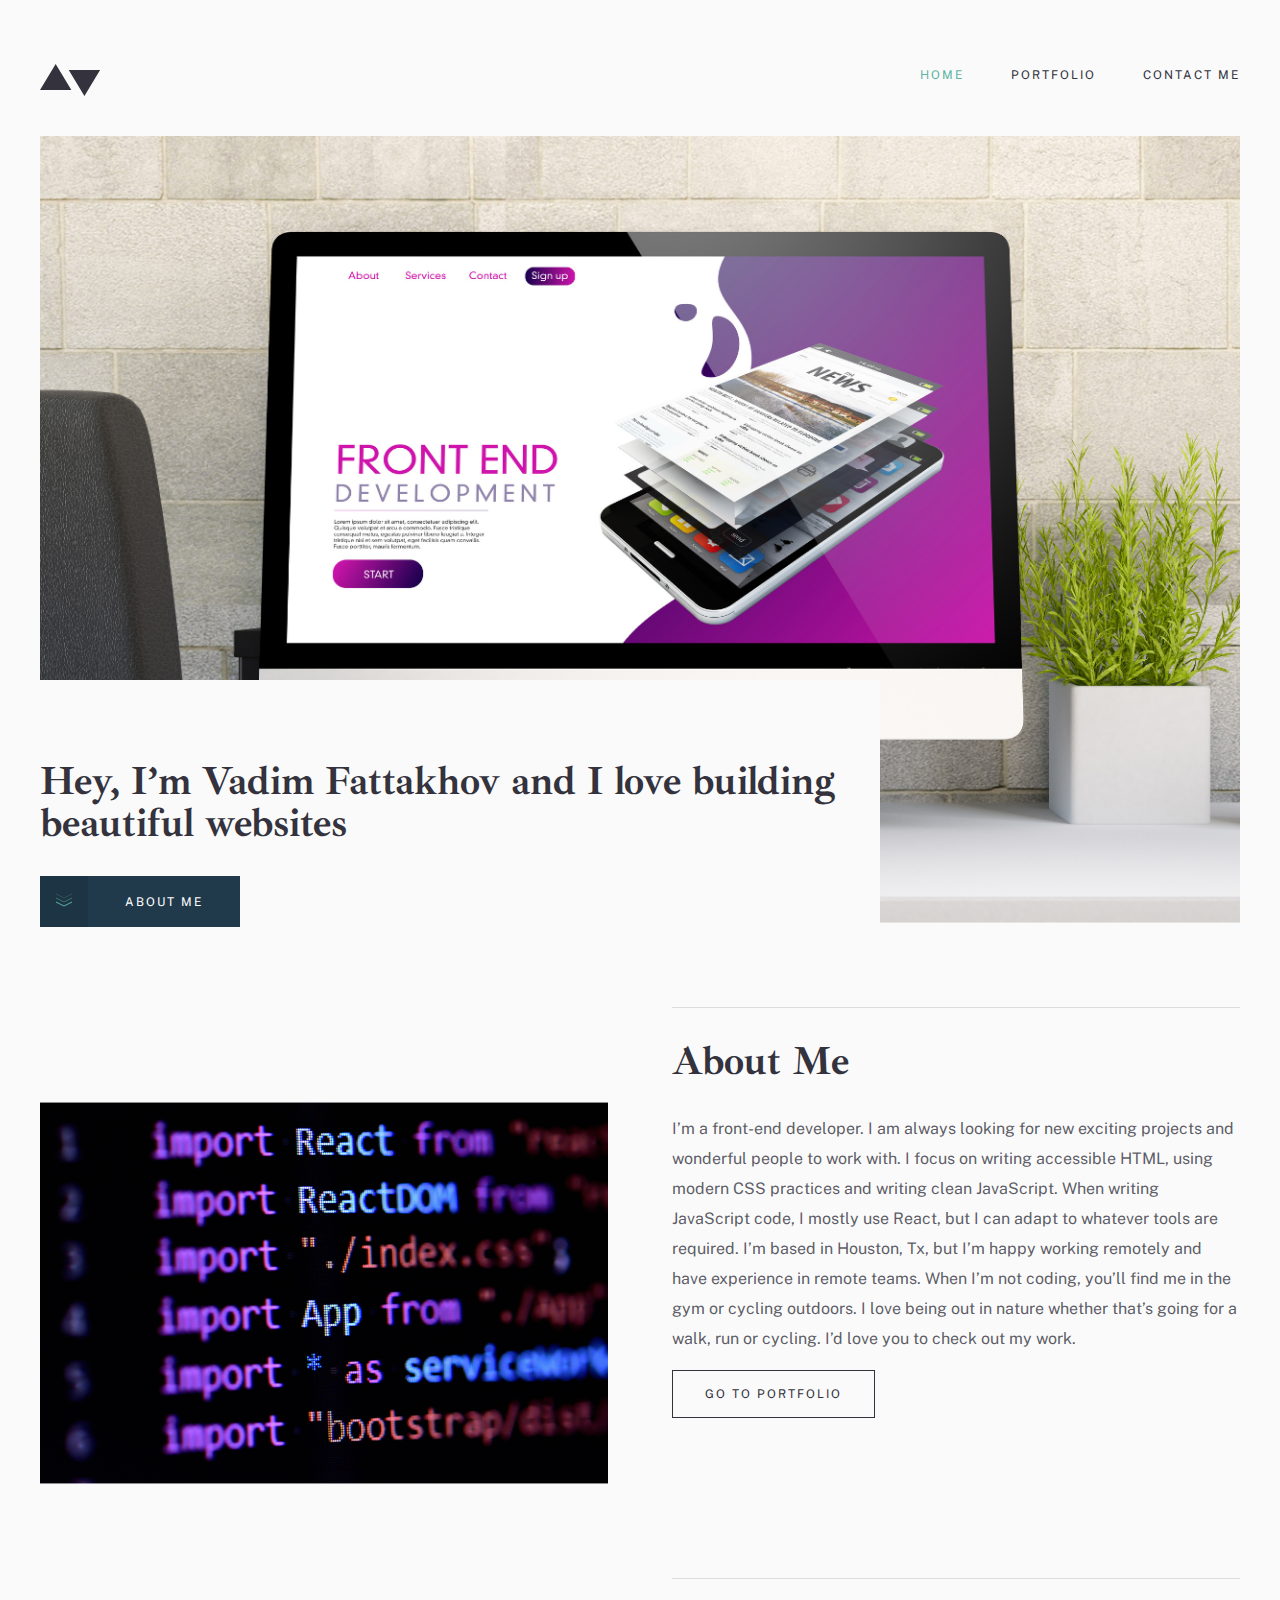
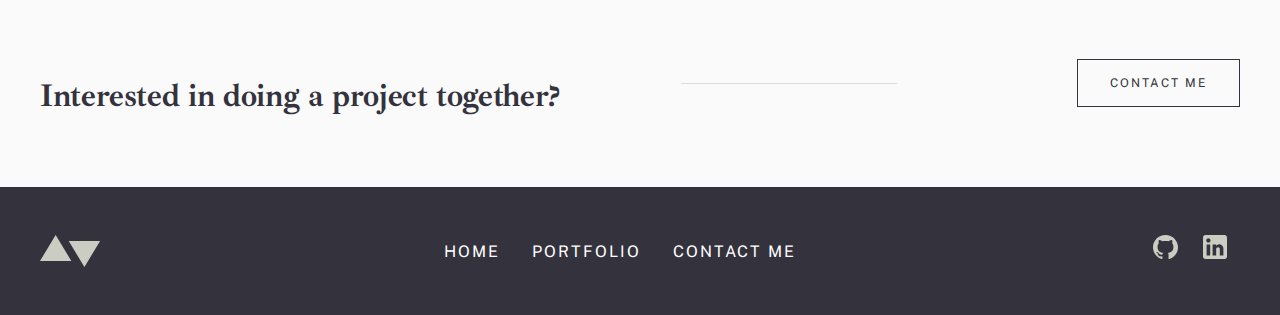
<file: index.html>
<!DOCTYPE html>
<html lang="en">
  <head>
    <meta charset="UTF-8" />
    <meta name="viewport" content="width=device-width, initial-scale=1.0" />

    <link
      rel="icon"
      type="image/png"
      sizes="32x32"
      href="./images/favicon-32x32.png"
    />
    <link rel="stylesheet" href="./styles/styles.css" />
    <script src="./scripts/script.js" defer></script>
    <title>Vadim F. Web Developer</title>
  </head>
  <body>
    <header class="navbar">
      <div class="container">
        <img src="./images/icons/logo.svg" alt="Logo Image" />
        <img
          id="mobile-cta"
          class="mobile-menu"
          src="./images/icons/hamburger.svg"
          alt="Open Navigation"
        />

        <nav id="nav" aria-label="primary-navigation">
          <div class="mobile-menu-exit">
            <img
              src="./images/icons/close.svg"
              id="mobile-exit"
              alt="Close Navigation"
            />
          </div>
          <ul class="nav-links">
            <li><a class="active" href="#">Home</a></li>
            <li><a href="./pages/portfolio.html">Portfolio</a></li>
            <li><a href="./pages/contact.html">Contact Me</a></li>
          </ul>
        </nav>
      </div>
    </header>
    <section class="hero">
      <div class="container">
        <img
          class="hero-img"
          src="./images/homepage/image-homepage-hero_768px.png"
          srcset="
            ./images/homepage/image-homepage-hero_768px.png   768w,
            ./images/homepage/image-homepage-hero_1440px.png 1440w
          "
          alt="hero image"
        />
        <div class="welcome-block">
          <h1 class="h1 m-bl-2">
            Hey, I&CloseCurlyQuote;m Vadim Fattakhov and I love building
            beautiful websites
          </h1>

          <a href="#about-me">
            <div class="about-me-link">
              <div class="arrows">
                <img src="./images/icons/down-arrows.svg" alt="down-arrows" />
              </div>
              <div class="about-me-text">About Me</div>
            </div>
          </a>
        </div>
      </div>
    </section>
    <main class="main">
      <div class="container">
        <div class="main-pic">
          <img
            src="./images/homepage/WebDevLogos.png"
            alt="Developer's Picture"
          />
        </div>
        <article class="main-text borders">
          <h2 class="h1 m-bl-2" id="about-me">About Me</h2>
          <p>
            I&CloseCurlyQuote;m a front-end developer. I am always looking for
            new exciting projects and wonderful people to work with. I focus on
            writing accessible HTML, using modern CSS practices and writing
            clean JavaScript. When writing JavaScript code, I mostly use React,
            but I can adapt to whatever tools are required. I&CloseCurlyQuote;m
            based in Houston, Tx, but I&CloseCurlyQuote;m happy working remotely
            and have experience in remote teams. When I&CloseCurlyQuote;m not
            coding, you&CloseCurlyQuote;ll find me in the gym or cycling
            outdoors. I love being out in nature whether that&CloseCurlyQuote;s
            going for a walk, run or cycling. I&CloseCurlyQuote;d love you to
            check out my work.
          </p>
          <a class="main-cta" href="./pages/portfolio.html">Go To Portfolio</a>
        </article>
      </div>
    </main>
    <section class="cooperation">
      <div class="container">
        <h2 class="h2 m-bl-2">Interested in doing a project together?</h2>
        <div class="cross-line"></div>
        <div class="cta-div">
          <a class="main-cta" href="./pages/contact.html">Contact Me</a>
        </div>
      </div>
    </section>
    <footer class="footer">
      <div class="container">
        <nav class="secondary-navigation" aria-label="secondary-navigation">
          <img
            class="smm-logo"
            src="./images/icons/logo.svg"
            alt="Logo Image"
          />

          <ul class="nav-links">
            <li><a href="">Home</a></li>
            <li><a href="./pages/portfolio.html">Portfolio</a></li>
            <li><a href="./pages/contact.html">Contact Me</a></li>
          </ul>
          <ul class="social-links">
            <li>
              <a href="https://github.com/VFTHV">
                <img
                  class="smm-logo"
                  src="./images/icons/github.svg"
                  alt="github log image"
                />
              </a>
            </li>
            <li>
              <a href="https://www.linkedin.com/in/vadim-fthv/">
                <img
                  class="smm-logo"
                  src="./images/icons/linkedin.svg"
                  alt="linkedin logo image"
                />
              </a>
            </li>
          </ul>
        </nav>
      </div>
    </footer>
  </body>
</html>
</file>
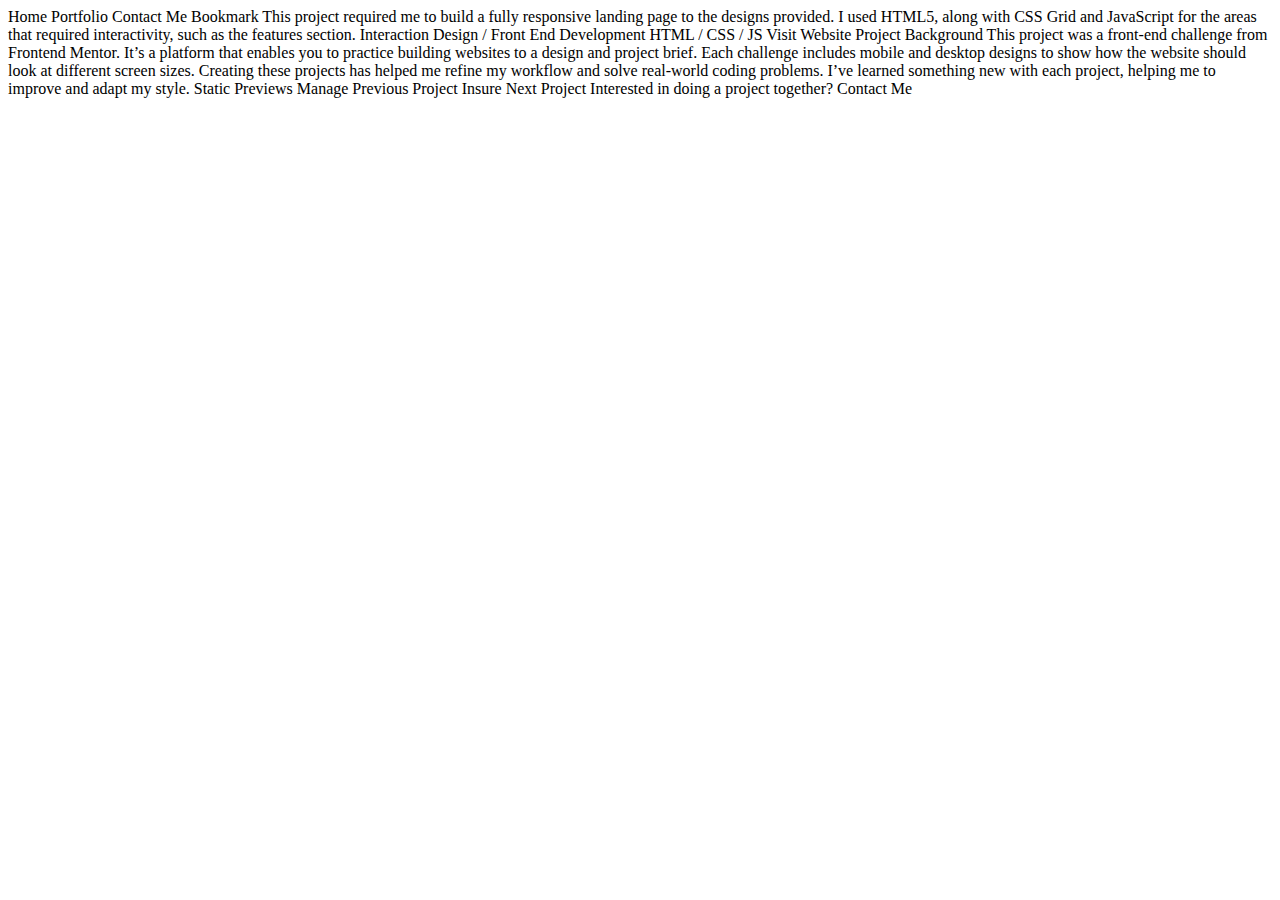
<file: bookmark.html>
<!DOCTYPE html>
<html lang="en">
<head>
  <meta charset="UTF-8">
  <meta name="viewport" content="width=device-width, initial-scale=1.0">

  <link rel="icon" type="image/png" sizes="32x32" href="./images/favicon-32x32.png">
  
  <title>Frontend Mentor | Bookmark Project</title>
</head>
<body>

  Home
  Portfolio
  Contact Me

  Bookmark

  This project required me to build a fully responsive landing page to the designs 
  provided. I used HTML5, along with CSS Grid and JavaScript for the areas that 
  required interactivity, such as the features section.

  Interaction Design / Front End Development

  HTML / CSS / JS

  Visit Website

  Project Background

  This project was a front-end  challenge from Frontend Mentor. It’s a platform that 
  enables you to practice building websites to a design and project brief. Each challenge 
  includes mobile and desktop designs to show how the website should look at different 
  screen sizes. Creating these projects has helped me refine my workflow and solve 
  real-world coding problems. I’ve learned something new with each project, helping 
  me to improve and adapt my style.

  Static Previews

  Manage
  Previous Project

  Insure
  Next Project

  Interested in doing a project together?

  Contact Me

</body>
</html>
</file>
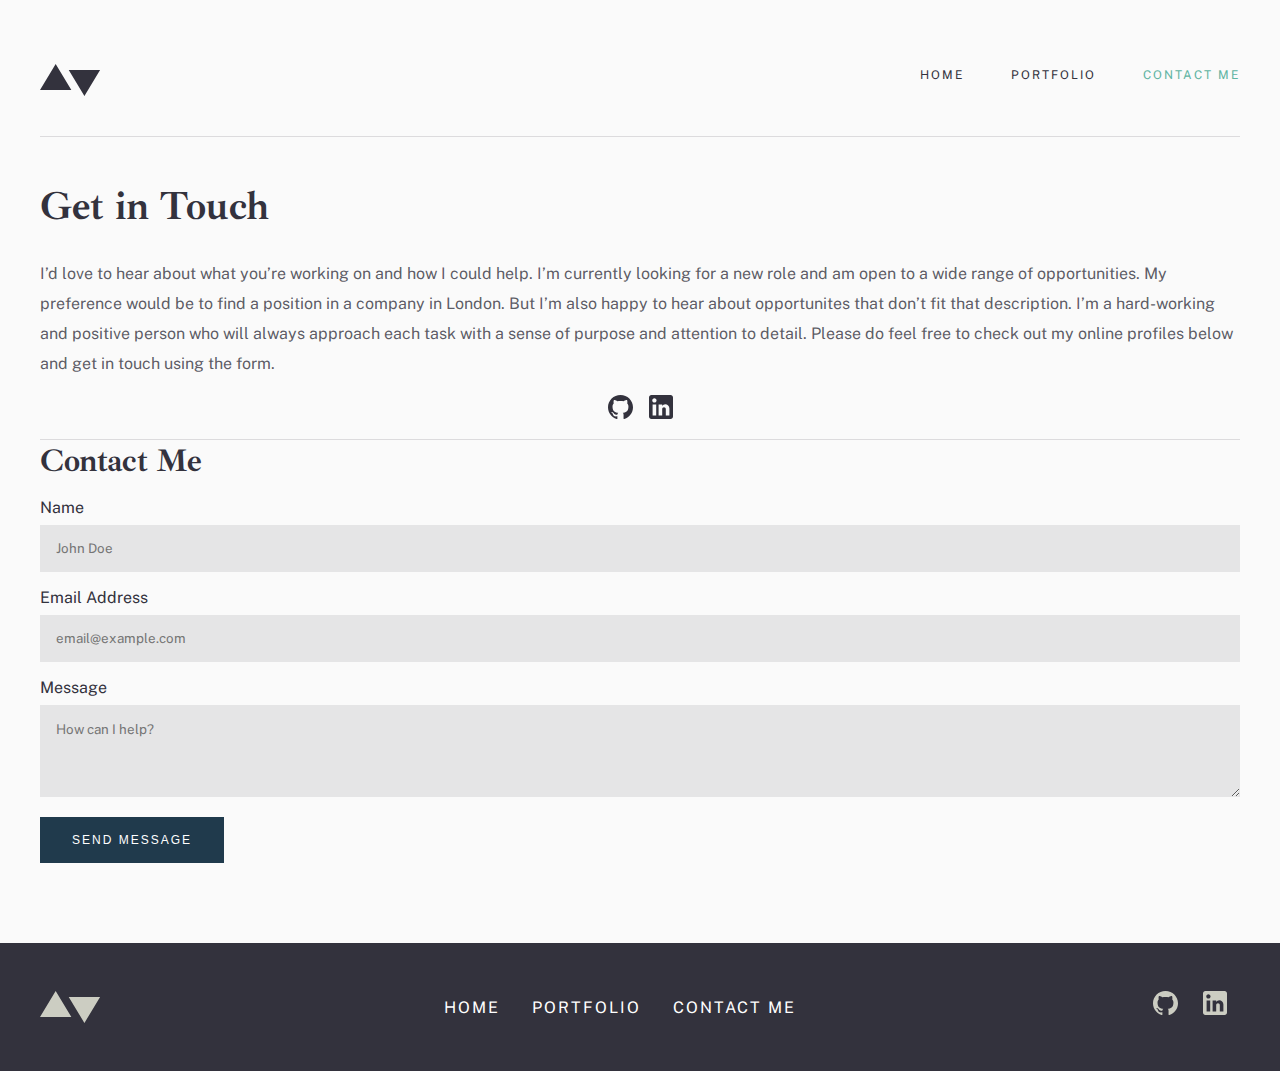
<file: contact.html>
<!DOCTYPE html>
<html lang="en">
  <head>
    <meta charset="UTF-8" />
    <meta name="viewport" content="width=device-width, initial-scale=1.0" />

    <link
      rel="icon"
      type="image/png"
      sizes="32x32"
      href="./images/favicon-32x32.png"
    />
    <link rel="stylesheet" href="./styles.css" />
    <script src="./script.js" defer></script>

    <title>Vadim F. Web Developer</title>
  </head>
  <body>
    <header class="navbar">
      <div class="container">
        <img src="./images/icons/logo.svg" alt="Logo Image" />

        <img
          id="mobile-cta"
          class="mobile-menu"
          src="images/icons/hamburger.svg"
          alt="Open Navigation"
        />

        <nav id="nav" aria-label="primary-navigation">
          <div class="mobile-menu-exit">
            <img
              src="/images/icons/close.svg"
              id="mobile-exit"
              alt="Close Navigation"
            />
          </div>
          <ul class="nav-links">
            <li><a href="./index.html">Home</a></li>
            <li><a href="./portfolio.html">Portfolio</a></li>
            <li>
              <a class="active" href="#">Contact Me</a>
            </li>
          </ul>
        </nav>
      </div>
    </header>
    <main class="main-contact-me">
      <div class="container borders">
        <article>
          <h1 class="h1 m-bl-2">Get in Touch</h1>
          <p>
            I’d love to hear about what you’re working on and how I could help.
            I’m currently looking for a new role and am open to a wide range of
            opportunities. My preference would be to find a position in a
            company in London. But I’m also happy to hear about opportunites
            that don’t fit that description. I’m a hard-working and positive
            person who will always approach each task with a sense of purpose
            and attention to detail. Please do feel free to check out my online
            profiles below and get in touch using the form.
          </p>
        </article>
        <aside>
          <ul class="social-links justify-content-start">
            <li>
              <a href="https://github.com/VFTHV">
                <img src="./images/icons/github.svg" alt="github logo" />
              </a>
            </li>
            <li>
              <a href="https://www.linkedin.com/in/vadim-fthv/">
                <img src="./images/icons/linkedin.svg" alt="linkedin logo" />
              </a>
            </li>
          </ul>
        </aside>
      </div>
    </main>
    <section class="contact-form">
      <div class="container">
        <h2 class="h2">Contact Me</h2>
        <form action="submit">
          <div class="form-item">
            <label for="name">Name</label>
            <input
              type="text"
              name="name"
              id="name"
              placeholder="John Doe"
              class="input-element"
              required
            />
          </div>
          <div class="form-item">
            <label for="email">Email Address</label>
            <input
              type="email"
              name="email"
              id="email"
              placeholder="email@example.com"
              class="input-element"
              required
            />
          </div>
          <div class="form-item">
            <label for="name">Message</label>
            <textarea
              name="message"
              id="message"
              rows="4"
              placeholder="How can I help?"
              class="input-element"
              required
            ></textarea>
          </div>
          <button type="submit" class="secondary-cta">Send Message</button>
        </form>
      </div>
    </section>
    <footer class="footer">
      <div class="container">
        <nav class="secondary-navigation" aria-label="secondary-navigation">
          <img class="smm-logo" src="./images/icons/logo.svg" alt="" />

          <ul class="nav-links">
            <li><a href="">Home</a></li>
            <li><a href="./portfolio.html">Portfolio</a></li>
            <li><a href="./contact.html">Contact Me</a></li>
          </ul>
          <ul class="social-links">
            <li>
              <a href="https://github.com/VFTHV">
                <img
                  class="smm-logo"
                  src="./images/icons/github.svg"
                  alt="github logo"
                />
              </a>
            </li>
            <li>
              <a href="https://www.linkedin.com/in/vadim-fthv/">
                <img
                  class="smm-logo"
                  src="./images/icons/linkedin.svg"
                  alt="linkedin logo"
                />
              </a>
            </li>
          </ul>
        </nav>
      </div>
    </footer>
  </body>
</html>
</file>
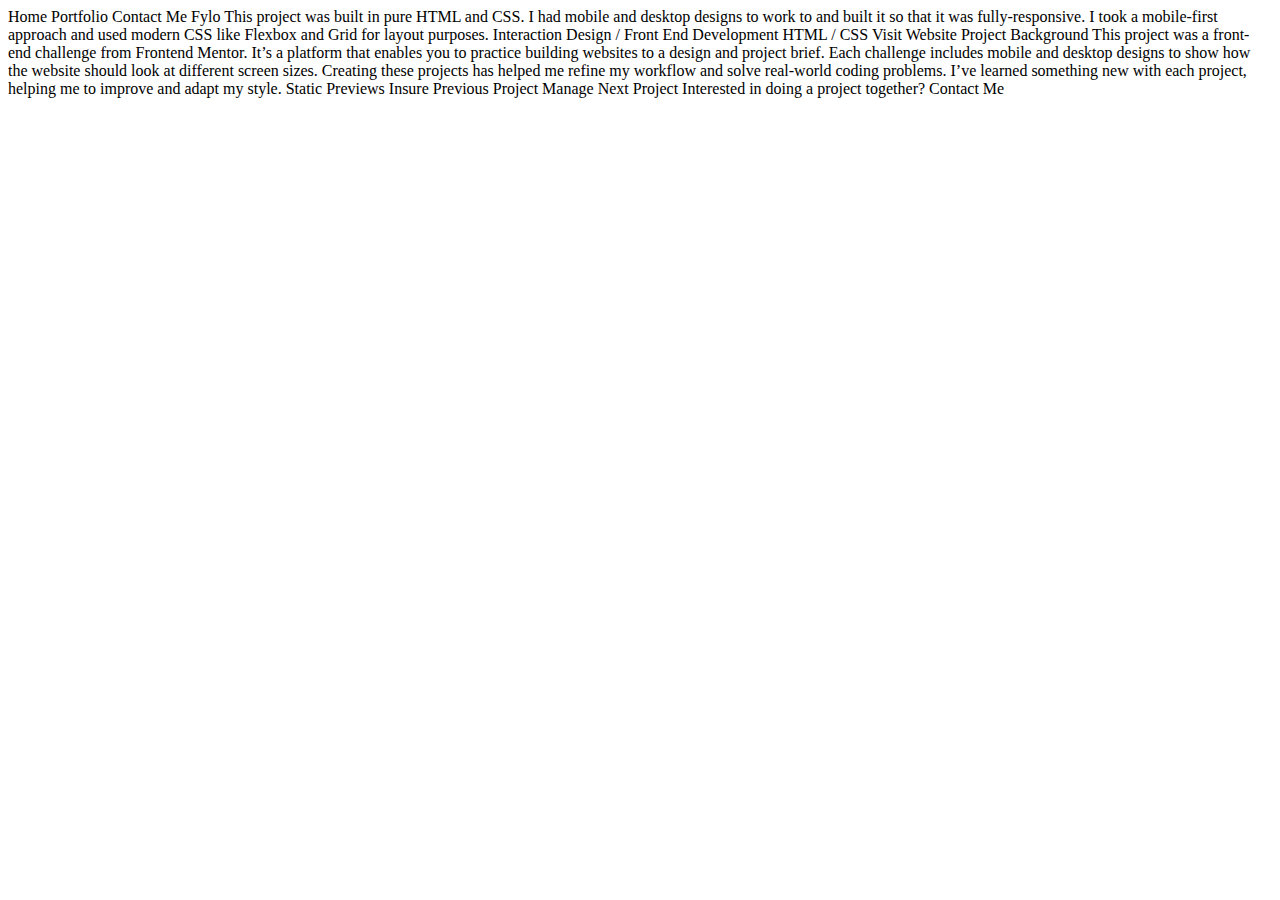
<file: fylo.html>
<!DOCTYPE html>
<html lang="en">
<head>
  <meta charset="UTF-8">
  <meta name="viewport" content="width=device-width, initial-scale=1.0">

  <link rel="icon" type="image/png" sizes="32x32" href="./images/favicon-32x32.png">
  
  <title>Frontend Mentor | Fylo Project</title>
</head>
<body>

  Home
  Portfolio
  Contact Me

  Fylo

  This project was built in pure HTML and CSS. I had mobile and desktop designs to 
  work to and built it so that it was fully-responsive. I took a mobile-first approach 
  and used modern CSS like Flexbox and Grid for layout purposes.

  Interaction Design / Front End Development

  HTML / CSS

  Visit Website

  Project Background

  This project was a front-end  challenge from Frontend Mentor. It’s a platform that 
  enables you to practice building websites to a design and project brief. Each challenge 
  includes mobile and desktop designs to show how the website should look at different 
  screen sizes. Creating these projects has helped me refine my workflow and solve 
  real-world coding problems. I’ve learned something new with each project, helping 
  me to improve and adapt my style.

  Static Previews

  Insure
  Previous Project

  Manage
  Next Project

  Interested in doing a project together?

  Contact Me

</body>
</html>
</file>
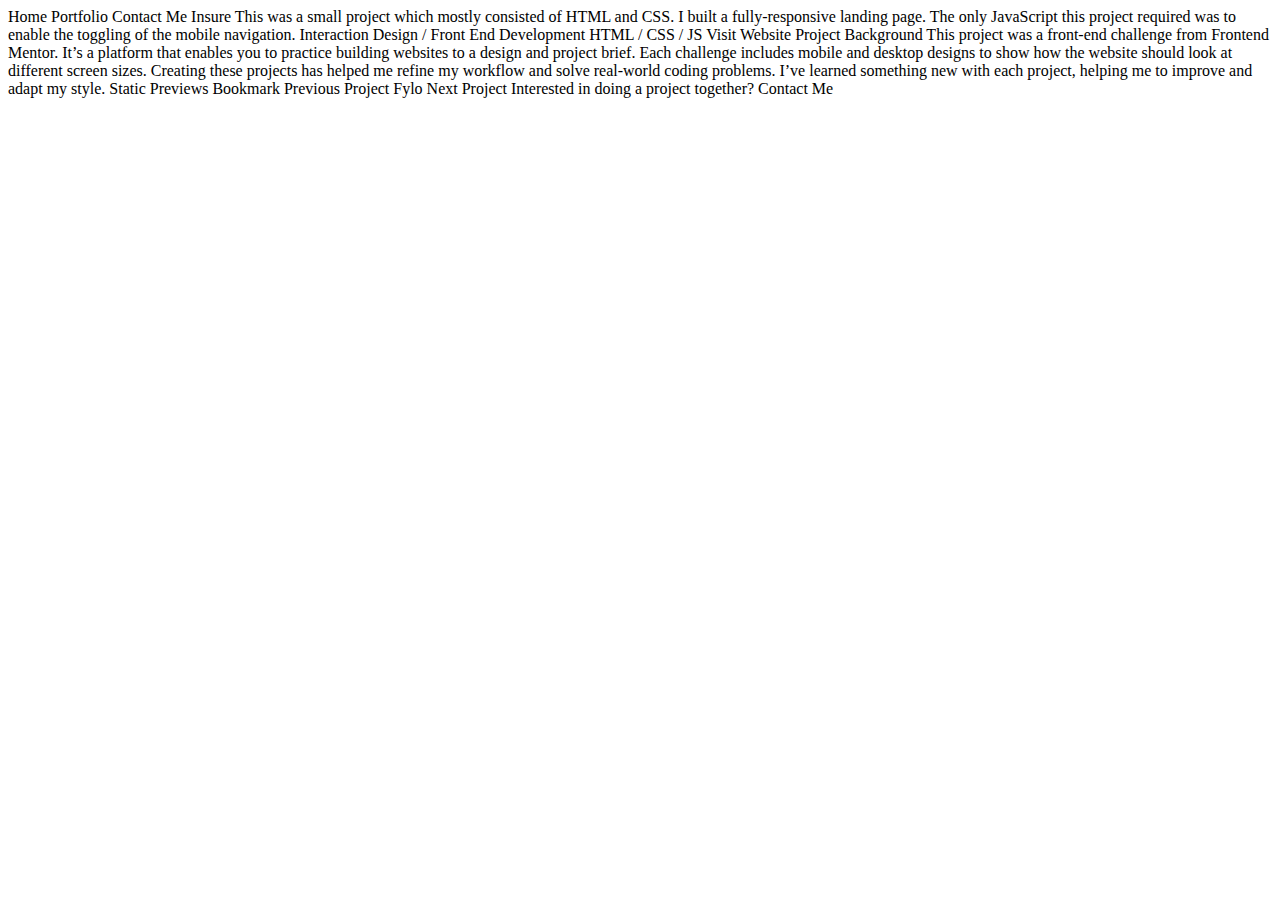
<file: insure.html>
<!DOCTYPE html>
<html lang="en">
<head>
  <meta charset="UTF-8">
  <meta name="viewport" content="width=device-width, initial-scale=1.0">

  <link rel="icon" type="image/png" sizes="32x32" href="./images/favicon-32x32.png">
  
  <title>Frontend Mentor | Insure Project</title>
</head>
<body>

  Home
  Portfolio
  Contact Me

  Insure

  This was a small project which mostly consisted of HTML and CSS. I built a 
  fully-responsive landing page. The only JavaScript this project required was 
  to enable the toggling of the mobile navigation.

  Interaction Design / Front End Development

  HTML / CSS / JS

  Visit Website

  Project Background

  This project was a front-end  challenge from Frontend Mentor. It’s a platform that 
  enables you to practice building websites to a design and project brief. Each challenge 
  includes mobile and desktop designs to show how the website should look at different 
  screen sizes. Creating these projects has helped me refine my workflow and solve 
  real-world coding problems. I’ve learned something new with each project, helping 
  me to improve and adapt my style.

  Static Previews

  Bookmark
  Previous Project

  Fylo
  Next Project

  Interested in doing a project together?

  Contact Me

</body>
</html>
</file>
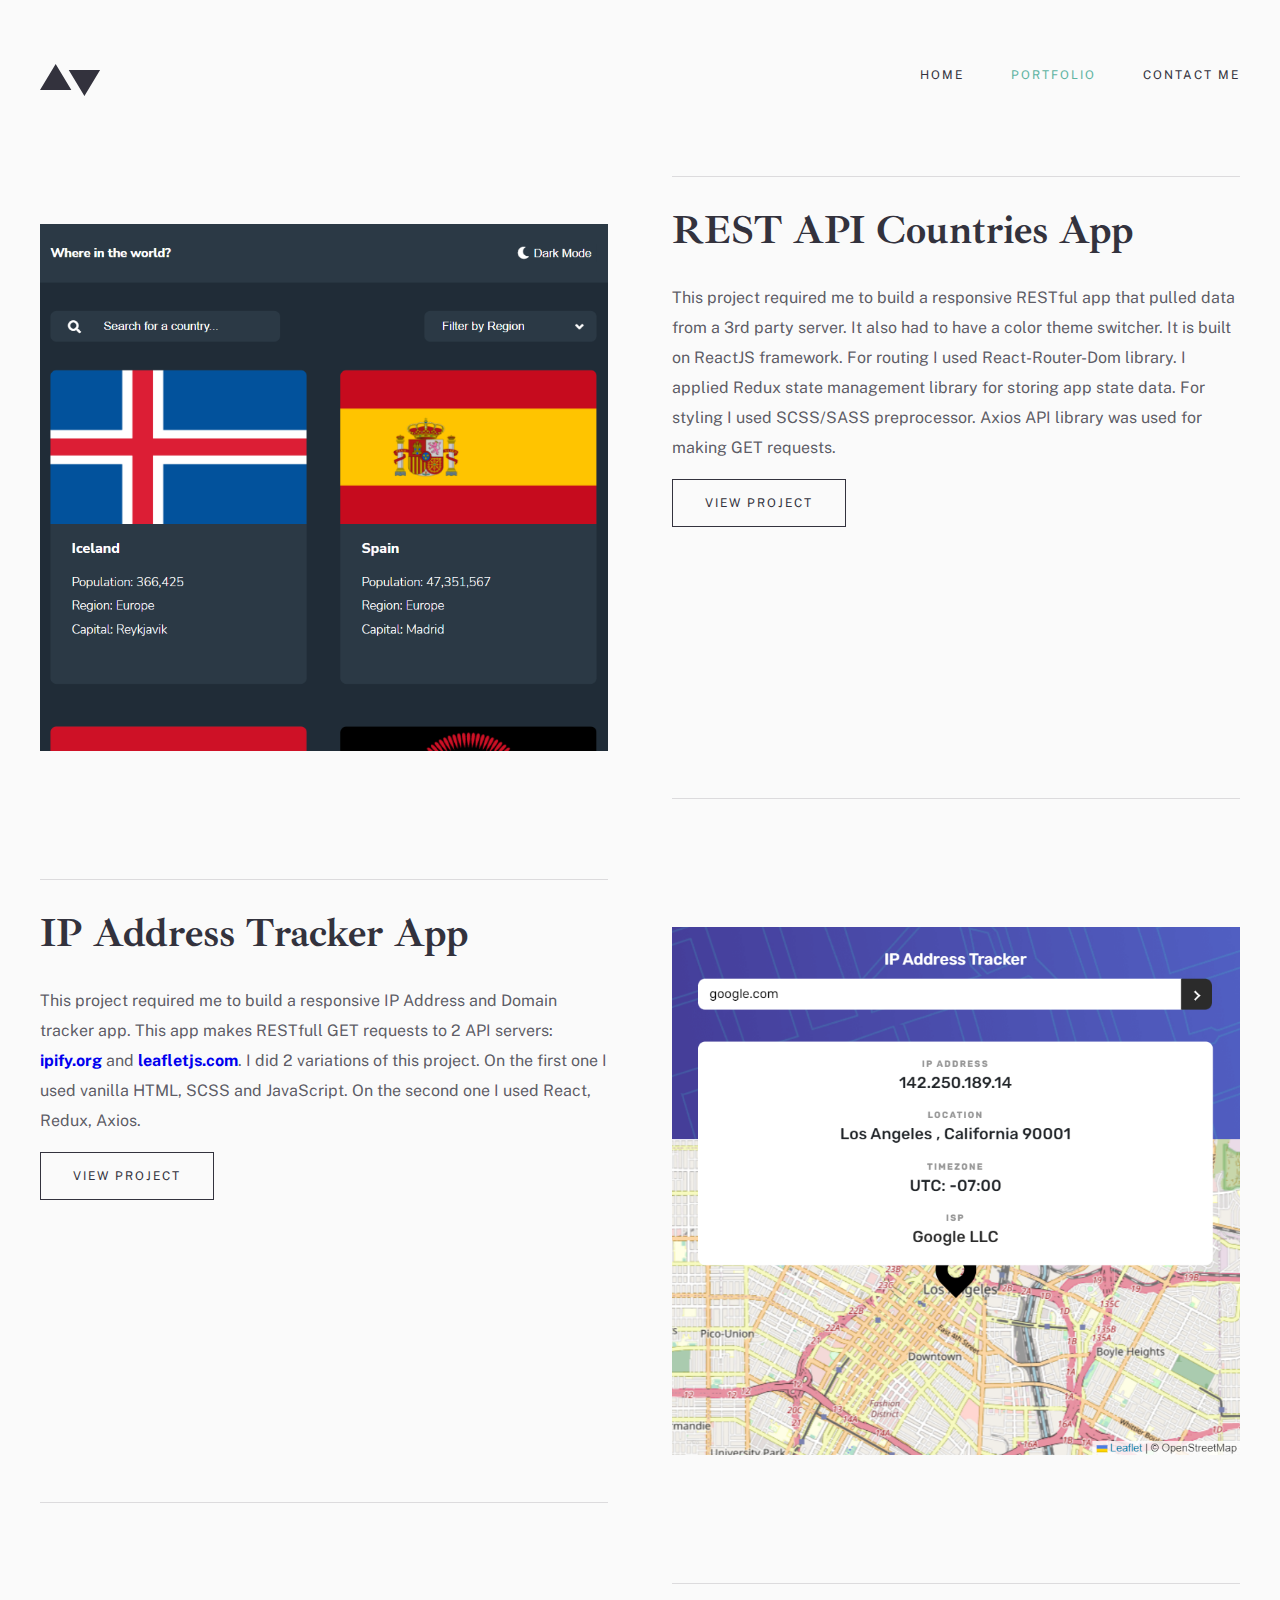
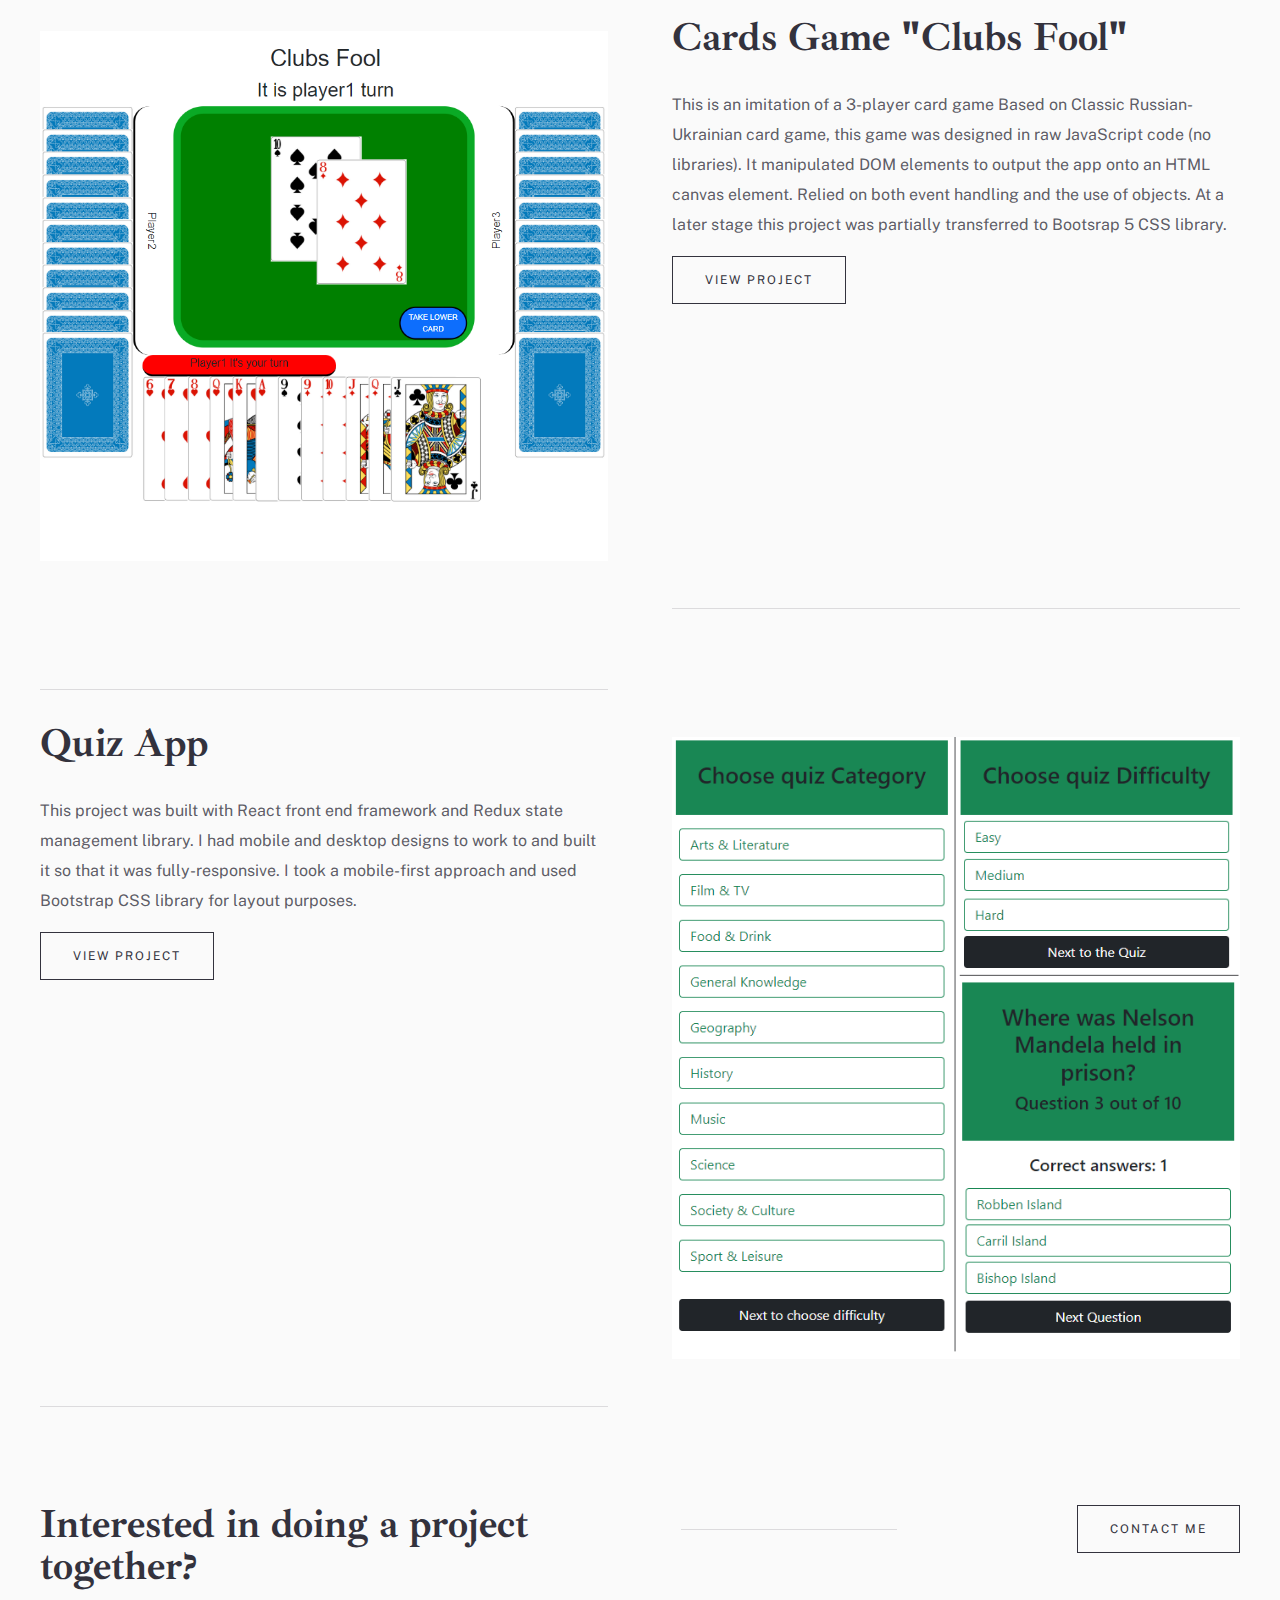
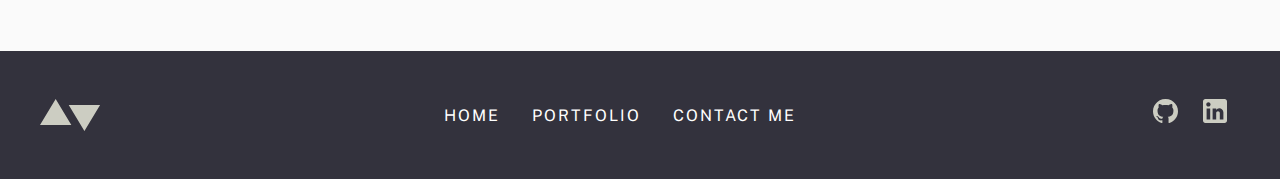
<file: portfolio.html>
<!DOCTYPE html>
<html lang="en">
  <head>
    <meta charset="UTF-8" />
    <meta name="viewport" content="width=device-width, initial-scale=1.0" />

    <link
      rel="icon"
      type="image/png"
      sizes="32x32"
      href="./images/favicon-32x32.png"
    />
    <link rel="stylesheet" href="./styles.css" />
    <script src="./script.js" defer></script>

    <title>Vadim F. Web Developer</title>
  </head>
  <body>
    <header class="navbar">
      <div class="container">
        <img src="./images/icons/logo.svg" alt="Logo Image" />

        <img
          id="mobile-cta"
          class="mobile-menu"
          src="images/icons/hamburger.svg"
          alt="Open Navigation"
        />

        <nav id="nav" aria-label="primary-navigation">
          <div class="mobile-menu-exit">
            <img
              src="/images/icons/close.svg"
              id="mobile-exit"
              alt="Close Navigation"
            />
          </div>
          <ul class="nav-links">
            <li><a href="./index.html">Home</a></li>
            <li><a class="active" href="#">Portfolio</a></li>
            <li><a href="./contact.html">Contact Me</a></li>
          </ul>
        </nav>
      </div>
    </header>

    <main class="main portfolio">
      <div class="container">
        <div class="main-pic">
          <img
            src="./images/portfolio/REST_API_Countries.png"
            alt="portfolio project picture"
          />
        </div>
        <article class="main-text borders">
          <h2 class="h1 m-bl-2">REST API Countries App</h2>
          <p>
            This project required me to build a responsive RESTful app that
            pulled data from a 3rd party server. It also had to have a color
            theme switcher. It is built on ReactJS framework. For routing I used
            React-Router-Dom library. I applied Redux state management library
            for storing app state data. For styling I used SCSS/SASS
            preprocessor. Axios API library was used for making GET requests.
          </p>
          <a href="./rest-countries.html" class="main-cta">View Project</a>
        </article>
      </div>
      <div class="container">
        <div class="main-pic">
          <img
            src="./images/portfolio/IP_Address_Tracker.png"
            alt="IP Tracker Portfolio Item image"
          />
        </div>
        <article class="main-text borders">
          <h2 class="h1 m-bl-2">IP Address Tracker App</h2>
          <p>
            This project required me to build a responsive IP Address and Domain
            tracker app. This app makes RESTfull GET requests to 2 API servers:
            <strong>
              <a href="https://www.ipify.org/">ipify.org</a>
            </strong>
            and
            <strong> <a href="https://leafletjs.com/">leafletjs.com</a></strong
            >. I did 2 variations of this project. On the first one I used
            vanilla HTML, SCSS and JavaScript. On the second one I used React,
            Redux, Axios.
          </p>
          <a href="" class="main-cta">View Project</a>
        </article>
      </div>
      <div class="container">
        <div class="main-pic">
          <img
            src="./images/portfolio/Cards_Game_Clubs_Fool.png"
            alt="Clubs Fool Portfolio Item Image"
          />
        </div>
        <article class="main-text borders">
          <h2 class="h1 m-bl-2">Cards Game "Clubs Fool"</h2>
          <p>
            This is an imitation of a 3-player card game Based on Classic
            Russian-Ukrainian card game, this game was designed in raw
            JavaScript code (no libraries). It manipulated DOM elements to
            output the app onto an HTML canvas element. Relied on both event
            handling and the use of objects. At a later stage this project was
            partially transferred to Bootsrap 5 CSS library.
          </p>
          <a href="" class="main-cta">View Project</a>
        </article>
      </div>
      <div class="container">
        <div class="main-pic">
          <img
            src="./images/portfolio/Quiz_App.png"
            alt="Quiz App Portfolio Item Image"
          />
        </div>
        <article class="main-text borders">
          <h2 class="h1 m-bl-2">Quiz App</h2>
          <p>
            This project was built with React front end framework and Redux
            state management library. I had mobile and desktop designs to work
            to and built it so that it was fully-responsive. I took a
            mobile-first approach and used Bootstrap CSS library for layout
            purposes.
          </p>
          <a href="" class="main-cta">View Project</a>
        </article>
      </div>
    </main>

    <section class="cooperation">
      <div class="container">
        <h2 class="h1 m-bl-2">Interested in doing a project together?</h2>
        <div class="cross-line"></div>
        <div class="cta-div">
          <a class="main-cta" href="./contact.html">Contact Me</a>
        </div>
      </div>
    </section>
    <footer class="footer">
      <div class="container">
        <nav class="secondary-navigation" aria-label="secondary-navigation">
          <img
            class="smm-logo"
            src="./images/icons/logo.svg"
            alt="Logo Image"
          />

          <ul class="nav-links">
            <li><a href="">Home</a></li>
            <li><a href="./portfolio.html">Portfolio</a></li>
            <li><a href="./contact.html">Contact Me</a></li>
          </ul>
          <ul class="social-links">
            <li>
              <a href="https://github.com/VFTHV">
                <img
                  class="smm-logo"
                  src="./images/icons/github.svg"
                  alt="github logo image"
                />
              </a>
            </li>
            <li>
              <a href="https://www.linkedin.com/in/vadim-fthv/">
                <img
                  class="smm-logo"
                  src="./images/icons/linkedin.svg"
                  alt="linkedin logo image"
                />
              </a>
            </li>
          </ul>
        </nav>
      </div>
    </footer>
  </body>
</html>
</file>
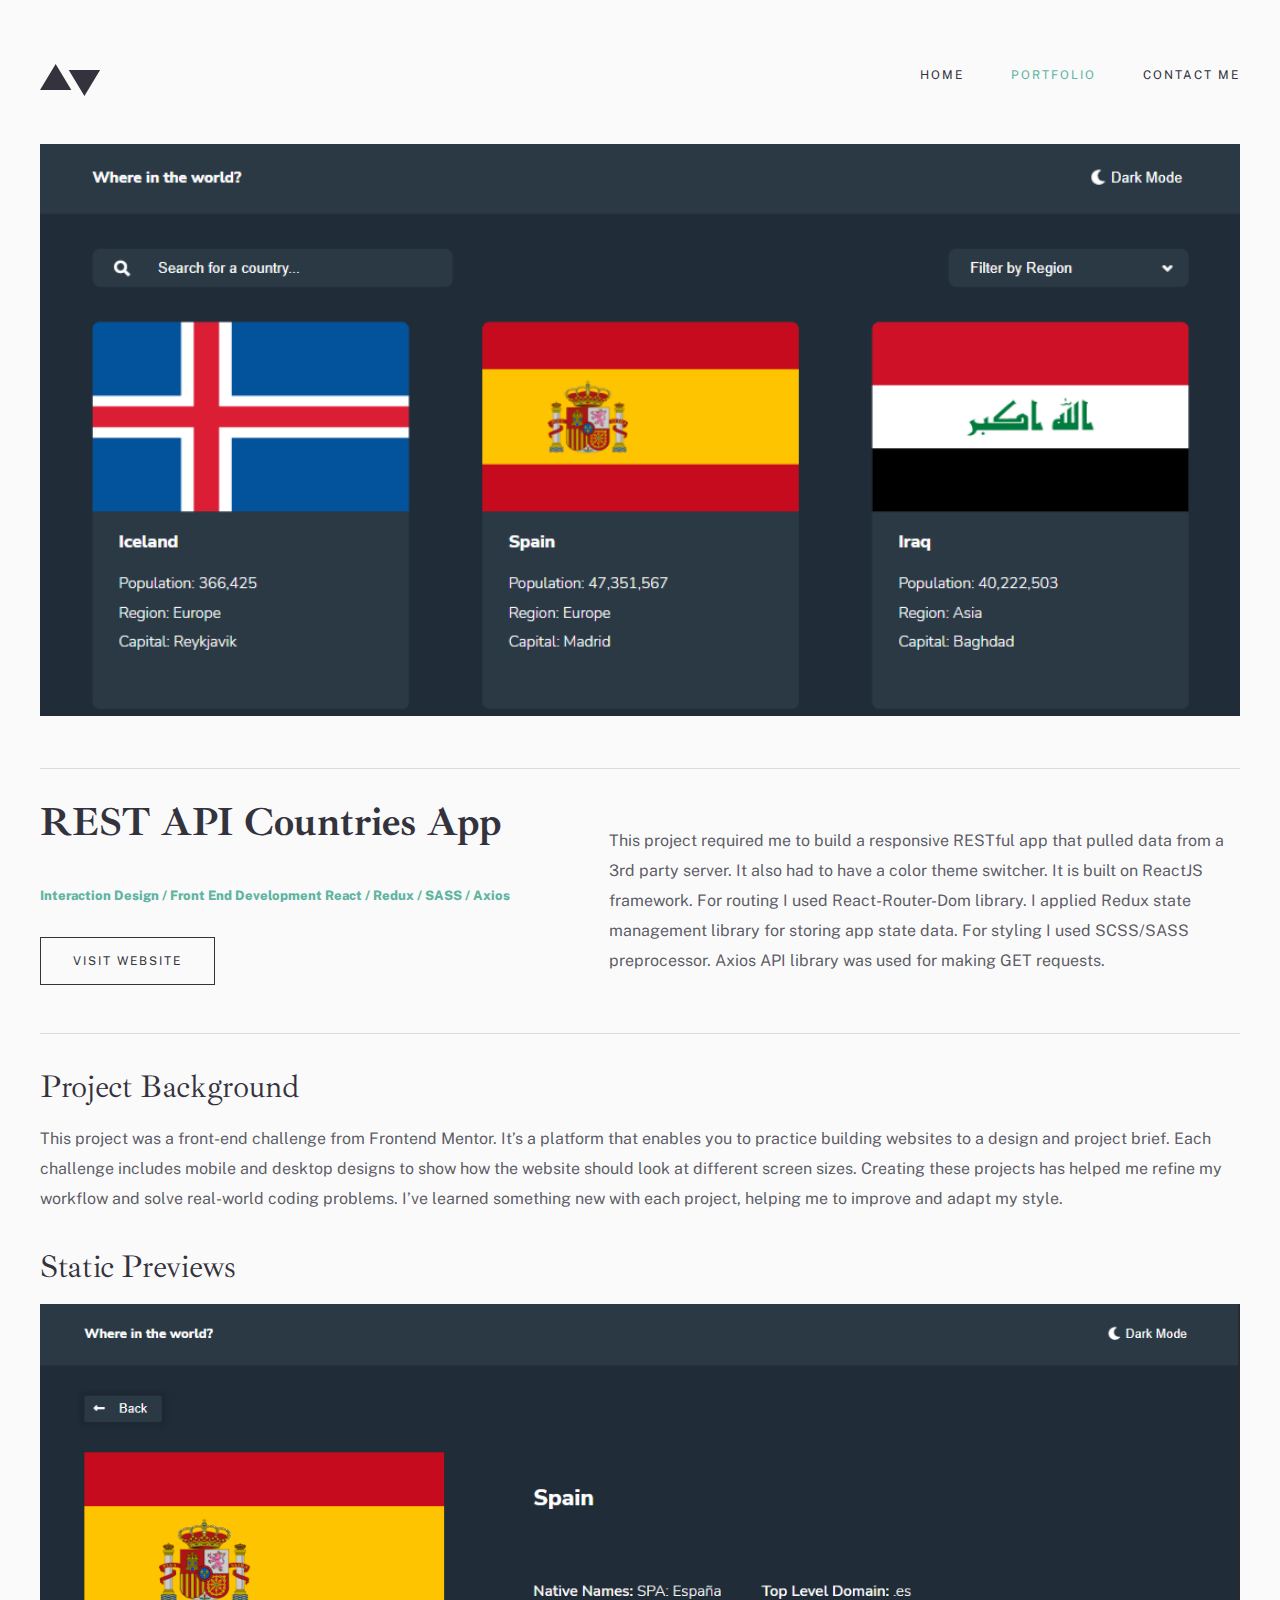
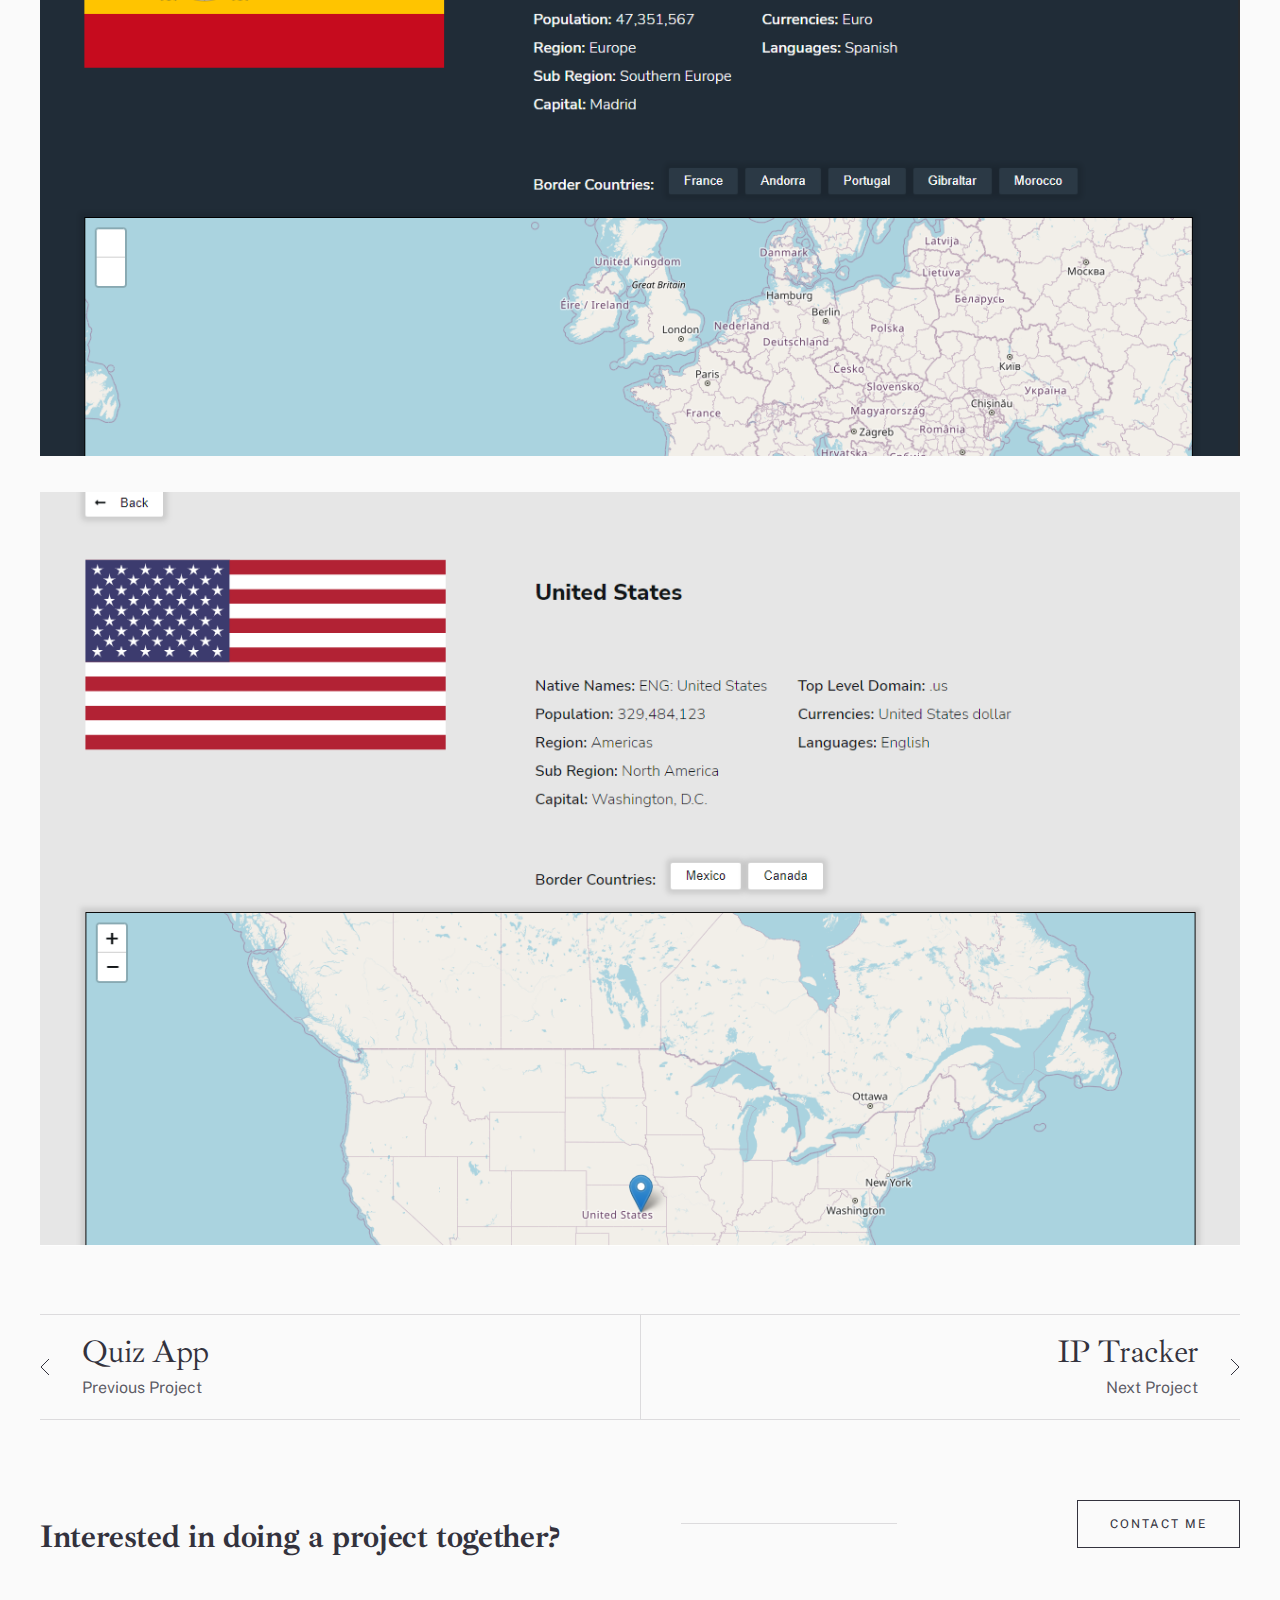
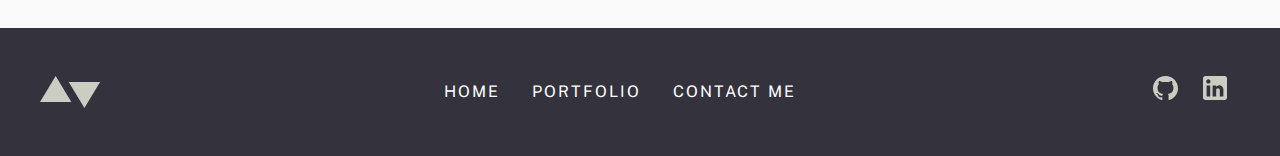
<file: rest-countries.html>
<!DOCTYPE html>
<html lang="en">
  <head>
    <meta charset="UTF-8" />
    <meta name="viewport" content="width=device-width, initial-scale=1.0" />

    <link
      rel="icon"
      type="image/png"
      sizes="32x32"
      href="./images/favicon-32x32.png"
    />
    <link rel="stylesheet" href="./styles.css" />
    <script src="./script.js" defer></script>

    <title>Vadim F. Web Developer</title>
  </head>
  <body>
    <header class="navbar">
      <div class="container">
        <img src="./images/icons/logo.svg" alt="Logo Image" />
        <img
          id="mobile-cta"
          class="mobile-menu"
          src="images/icons/hamburger.svg"
          alt="Open Navigation"
        />

        <nav id="nav" aria-label="primary-navigation">
          <div class="mobile-menu-exit">
            <img
              src="/images/icons/close.svg"
              id="mobile-exit"
              alt="Close Navigation"
            />
          </div>
          <ul class="nav-links">
            <li><a href="./index.html">Home</a></li>
            <li><a class="active" href="./portfolio.html">Portfolio</a></li>
            <li><a href="./contact.html">Contact Me</a></li>
          </ul>
        </nav>
      </div>
    </header>
    <section class="hero m-bl-3">
      <div class="container">
        <img
          class="hero-img"
          src="./images/detail/REST_API_Countries-hero.png"
          alt="hero image"
        />
      </div>
    </section>
    <main class="portf-detail-main">
      <div class="container">
        <article class="portf-detail-text borders p-bl-2">
          <h1 class="h1">REST API Countries App</h1>
          <p class="m-bl-1">
            This project required me to build a responsive RESTful app that
            pulled data from a 3rd party server. It also had to have a color
            theme switcher. It is built on ReactJS framework. For routing I used
            React-Router-Dom library. I applied Redux state management library
            for storing app state data. For styling I used SCSS/SASS
            preprocessor. Axios API library was used for making GET requests.
          </p>
          <aside class="aside">
            Interaction Design / Front End Development React / Redux / SASS /
            Axios
          </aside>
          <div class="action">
            <a
              href="https://rest-countries-react-redux.netlify.app/"
              class="main-cta"
            >
              Visit Website
            </a>
          </div>
        </article>
        <article class="m-bl-2 proj-descr">
          <h2 class="h2 m-bl-1">Project Background</h2>
          <p>
            This project was a front-end challenge from Frontend Mentor. It’s a
            platform that enables you to practice building websites to a design
            and project brief. Each challenge includes mobile and desktop
            designs to show how the website should look at different screen
            sizes. Creating these projects has helped me refine my workflow and
            solve real-world coding problems. I’ve learned something new with
            each project, helping me to improve and adapt my style.
          </p>
          <aside class="m-bl-2">
            <h2 class="h2">Static Previews</h2>
            <div class="preview-items">
              <img
                class="m-bl-1"
                src="./images/detail/REST_API_Countries-preview1.png"
                alt="portfolio item preview 1"
              />
              <img
                class="m-bl-1"
                src="./images/detail/REST_API_Countries-preview2.png"
                alt="portfolio item preview 2"
              />
            </div>
          </aside>
        </article>
      </div>
    </main>
    <nav class="portfolio-nav m-bl-3">
      <ul class="container">
        <li class="nav-item">
          <a href="#">
            <div class="p-bl-1 borders layout">
              <img src="./images/icons/arrow-left.svg" alt="arrow left" />
              <div>
                <h2 class="h2">Quiz App</h2>
                <p>Previous Project</p>
              </div>
            </div>
          </a>
        </li>
        <li class="nav-item">
          <a href="#">
            <div class="p-bl-1 borders layout reverse">
              <img src="./images/icons/arrow-right.svg" alt="arrow right" />
              <div>
                <h2 class="h2">IP Tracker</h2>
                <p>Next Project</p>
              </div>
            </div>
          </a>
        </li>
      </ul>
    </nav>
    <section class="cooperation">
      <div class="container">
        <h2 class="h2 m-bl-2">Interested in doing a project together?</h2>
        <div class="cross-line"></div>
        <div class="cta-div">
          <a class="main-cta" href="./contact.html">Contact Me</a>
        </div>
      </div>
    </section>
    <footer class="footer">
      <div class="container">
        <nav class="secondary-navigation" aria-label="secondary-navigation">
          <img
            class="smm-logo"
            src="./images/icons/logo.svg"
            alt="logo image"
          />

          <ul class="nav-links">
            <li><a href="./index.html">Home</a></li>
            <li><a href="./portfolio.html">Portfolio</a></li>
            <li><a href="./contact.html">Contact Me</a></li>
          </ul>
          <ul class="social-links">
            <li>
              <a href="https://github.com/VFTHV">
                <img
                  class="smm-logo"
                  src="./images/icons/github.svg"
                  alt="github logo image"
                />
              </a>
            </li>
            <li>
              <a href="https://www.linkedin.com/in/vadim-fthv/">
                <img
                  class="smm-logo"
                  src="./images/icons/linkedin.svg"
                  alt="linkedin logo image"
                />
              </a>
            </li>
          </ul>
        </nav>
      </div>
    </footer>
  </body>
</html>
</file>
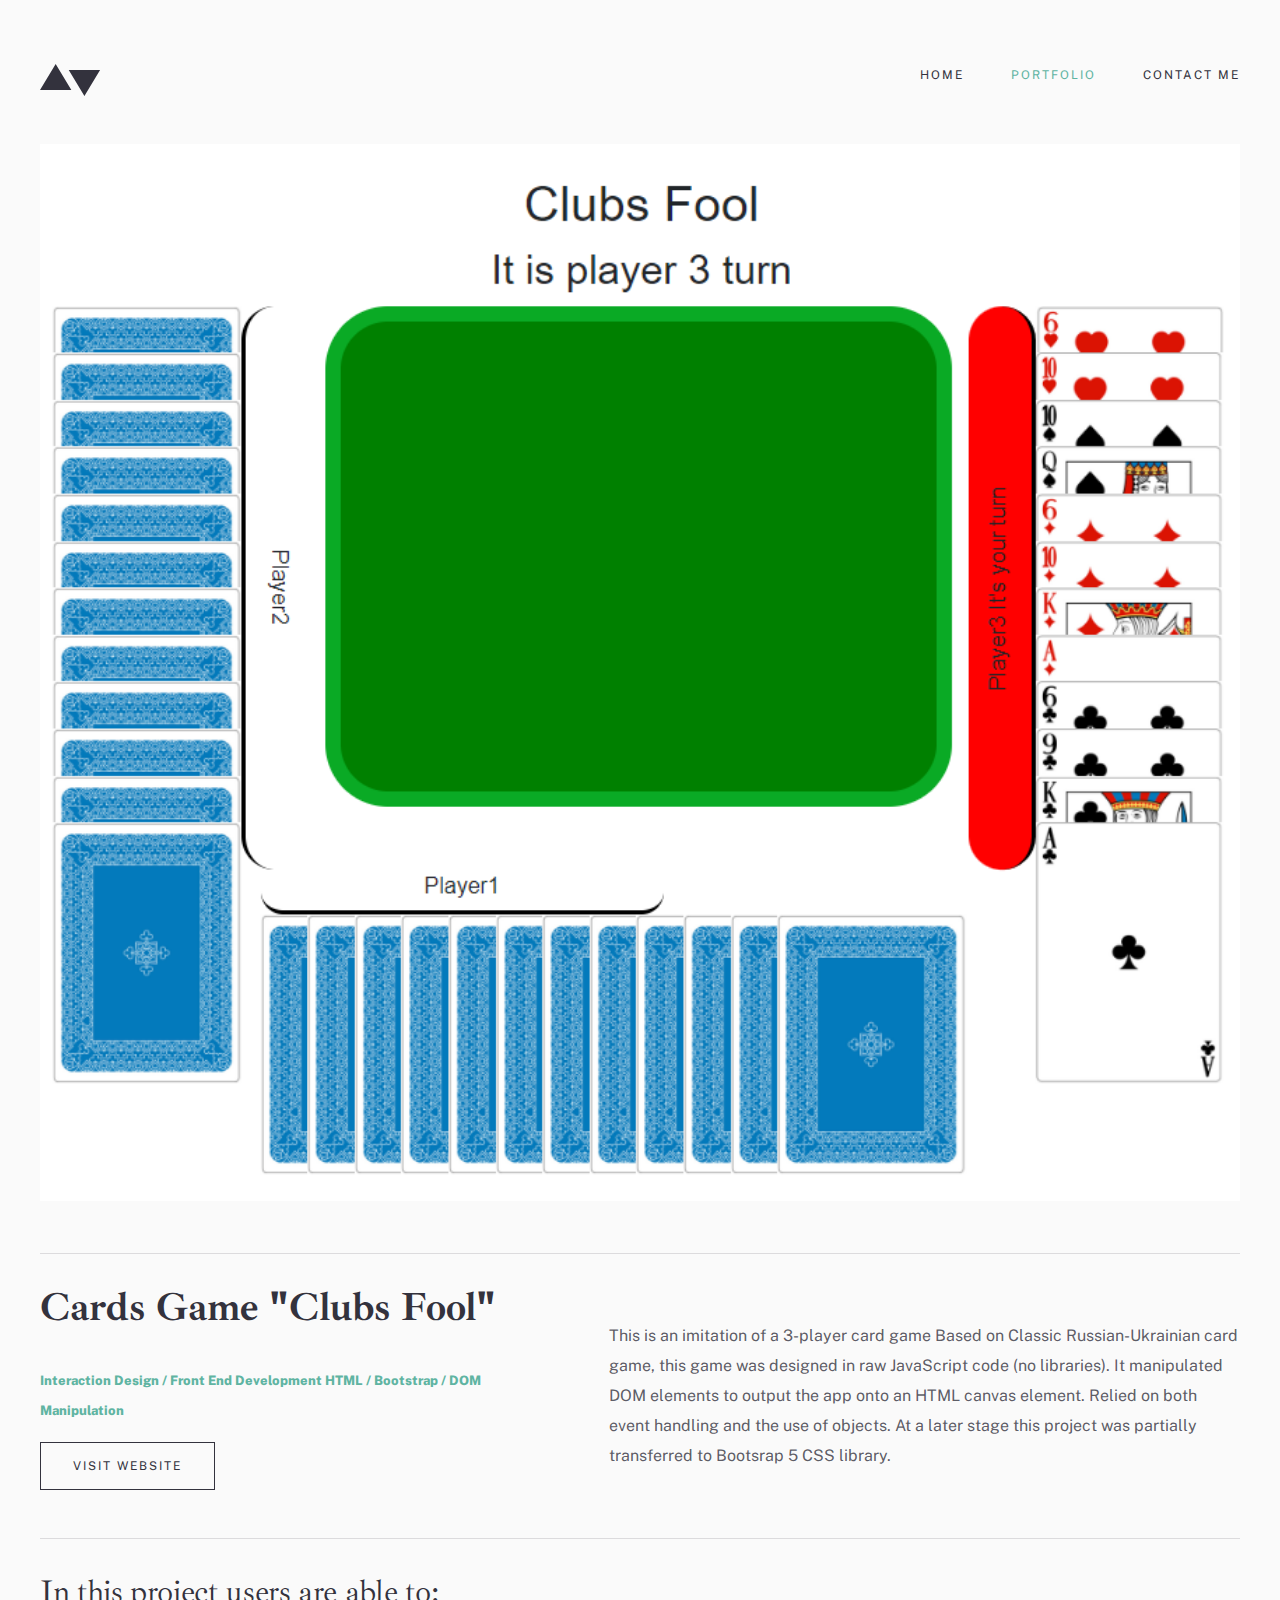
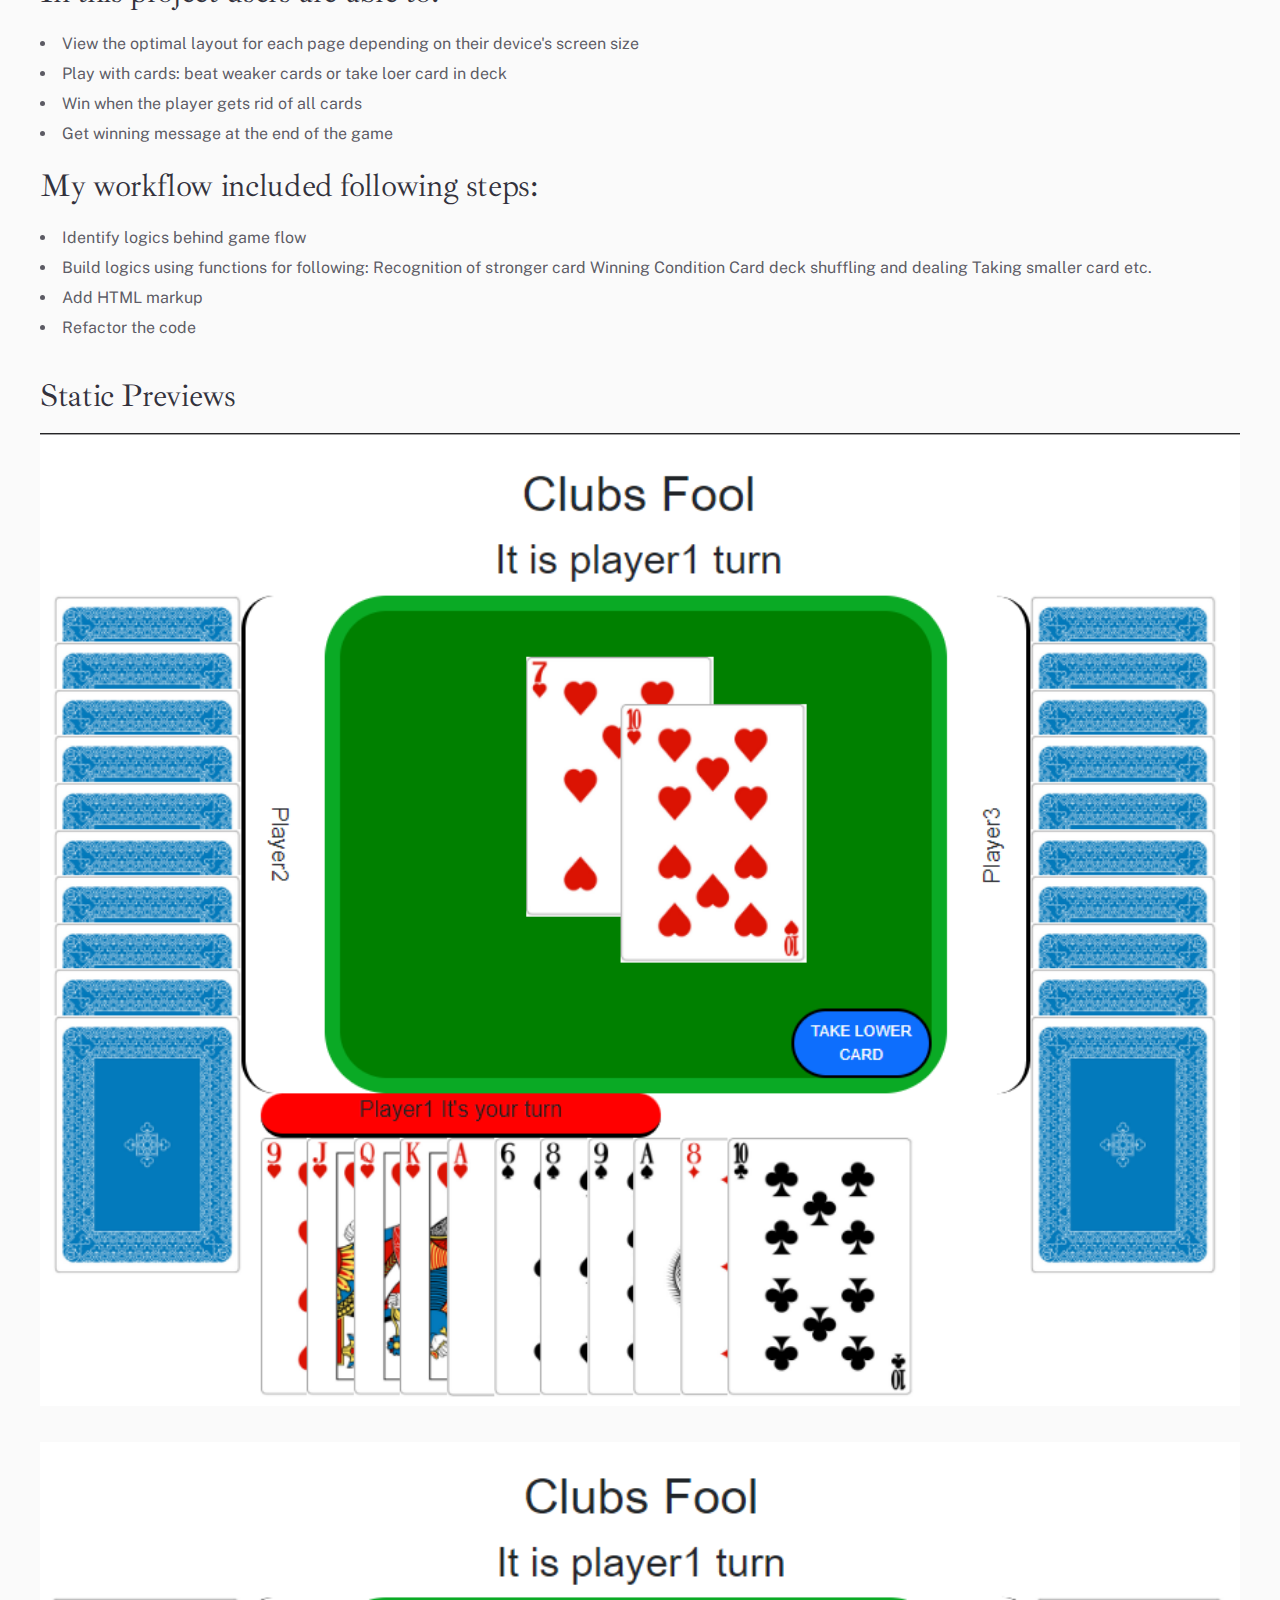
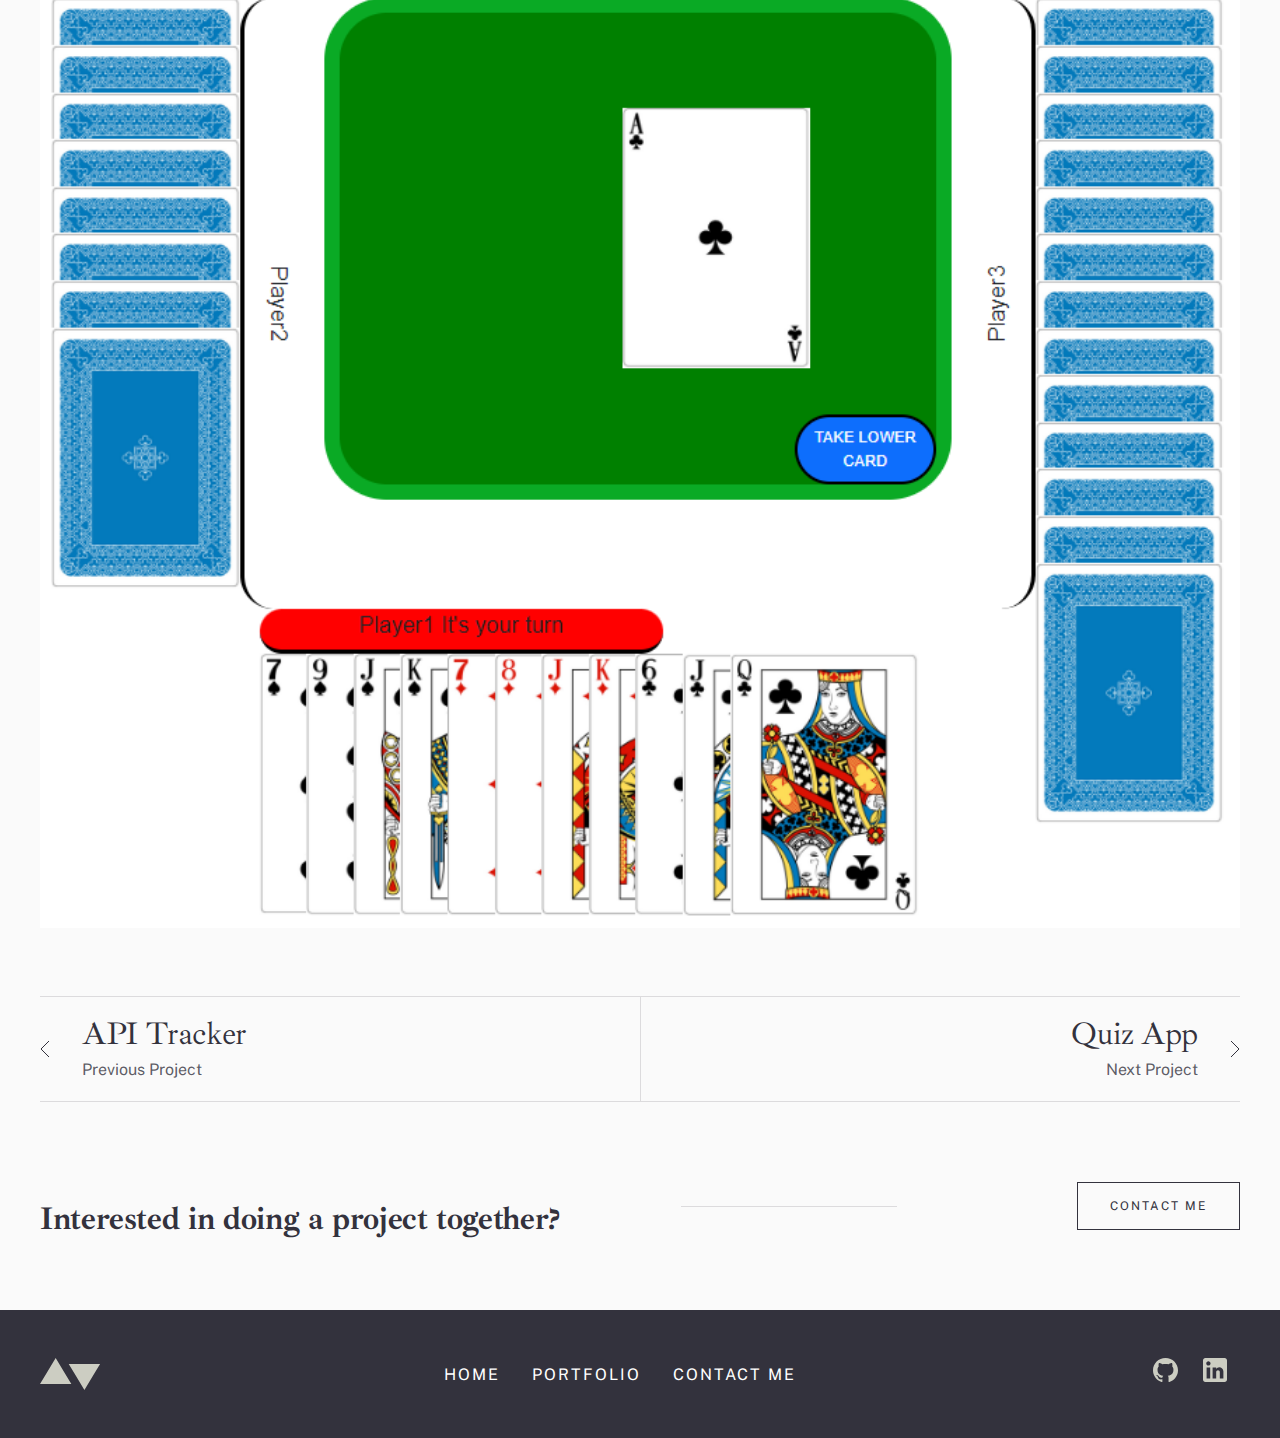
<file: pages/cards-game.html>
<!DOCTYPE html>
<html lang="en">
  <head>
    <meta charset="UTF-8" />
    <meta name="viewport" content="width=device-width, initial-scale=1.0" />

    <link
      rel="icon"
      type="image/png"
      sizes="32x32"
      href="../images/favicon-32x32.png"
    />
    <link rel="stylesheet" href="../styles/styles.css" />
    <script src="../scripts/script.js" defer></script>

    <title>Vadim F. Web Developer</title>
  </head>
  <body>
    <header class="navbar">
      <div class="container">
        <img src="../images/icons/logo.svg" alt="Logo Image" />
        <img
          id="mobile-cta"
          class="mobile-menu"
          src="../images/icons/hamburger.svg"
          alt="Open Navigation"
        />

        <nav id="nav" aria-label="primary-navigation">
          <div class="mobile-menu-exit">
            <img
              src="../images/icons/close.svg"
              id="mobile-exit"
              alt="Close Navigation"
            />
          </div>
          <ul class="nav-links">
            <li><a href="../index.html">Home</a></li>
            <li><a class="active" href="./portfolio.html">Portfolio</a></li>
            <li><a href="./contact.html">Contact Me</a></li>
          </ul>
        </nav>
      </div>
    </header>
    <section aria-label="hero section" class="hero m-bl-3">
      <div class="container">
        <img
          class="hero-img"
          src="../images/detail/Cards_Game-hero.png"
          alt="hero image"
        />
      </div>
    </section>
    <main class="portf-detail-main" aria-label="project description section">
      <div class="container">
        <article class="portf-detail-text borders p-bl-2">
          <h1 class="h1">Cards Game "Clubs Fool"</h1>
          <p class="m-bl-1" aria-label="project description">
            This is an imitation of a 3-player card game Based on Classic
            Russian-Ukrainian card game, this game was designed in raw
            JavaScript code (no libraries). It manipulated DOM elements to
            output the app onto an HTML canvas element. Relied on both event
            handling and the use of objects. At a later stage this project was
            partially transferred to Bootsrap 5 CSS library.
          </p>
          <aside class="aside" aria-label="technologies used for project">
            Interaction Design / Front End Development HTML / Bootstrap / DOM
            Manipulation
          </aside>
          <div class="action">
            <a
              href="https://react-redux-ip-trckr.netlify.app/"
              class="main-cta"
              aria-label="link to project website"
            >
              Visit Website
            </a>
          </div>
        </article>
        <article
          class="m-bl-2 proj-descr"
          aria-label="project background description"
        >
          <h2 class="h2 m-bl-1">In this project users are able to:</h2>
          <ul class="list-styled">
            <li>
              View the optimal layout for each page depending on their device's
              screen size
            </li>
            <li>
              Play with cards: beat weaker cards or take loer card in deck
            </li>
            <li>Win when the player gets rid of all cards</li>
            <li>Get winning message at the end of the game</li>
          </ul>

          <h2 class="h2 m-bl-1">My workflow included following steps:</h2>
          <ul class="list-styled" aria-label="my workflow list">
            <li>Identify logics behind game flow</li>
            <li>
              Build logics using functions for following: Recognition of
              stronger card Winning Condition Card deck shuffling and dealing
              Taking smaller card etc.
            </li>
            <li>Add HTML markup</li>
            <li>Refactor the code</li>
          </ul>
          <aside class="m-bl-2" aria-label="project preview pictures">
            <h2 class="h2">Static Previews</h2>
            <div class="preview-items">
              <img
                class="m-bl-1"
                src="../images/detail/Cards_Game_preview1.png"
                alt="portfolio item preview 1"
              />
              <img
                class="m-bl-1"
                src="../images/detail/Cards_Game_preview2.png"
                alt="portfolio item preview 2"
              />
            </div>
          </aside>
        </article>
      </div>
    </main>
    <nav
      class="portfolio-nav m-bl-3"
      aria-label="navigation to next previous portfolio item"
    >
      <ul class="container">
        <li class="nav-item">
          <a href="./ip-tracker.html">
            <div class="p-bl-1 borders layout">
              <img src="../images/icons/arrow-left.svg" alt="arrow left" />
              <div>
                <h2 class="h2">API Tracker</h2>
                <p>Previous Project</p>
              </div>
            </div>
          </a>
        </li>
        <li class="nav-item">
          <a href="./quiz-app.html">
            <div class="p-bl-1 borders layout reverse">
              <img src="../images/icons/arrow-right.svg" alt="arrow right" />
              <div>
                <h2 class="h2">Quiz App</h2>
                <p>Next Project</p>
              </div>
            </div>
          </a>
        </li>
      </ul>
    </nav>
    <section class="cooperation" aria-label="cooperation section">
      <div class="container">
        <h2 class="h2 m-bl-2">Interested in doing a project together?</h2>
        <div class="cross-line"></div>
        <div class="cta-div">
          <a class="main-cta" href="./contact.html">Contact Me</a>
        </div>
      </div>
    </section>
    <footer class="footer">
      <div class="container">
        <nav class="secondary-navigation" aria-label="secondary-navigation">
          <img
            class="smm-logo"
            src="../images/icons/logo.svg"
            alt="logo image"
          />

          <ul class="nav-links">
            <li><a href="../index.html">Home</a></li>
            <li><a href="./portfolio.html">Portfolio</a></li>
            <li><a href="./contact.html">Contact Me</a></li>
          </ul>
          <ul class="social-links">
            <li>
              <a href="https://github.com/VFTHV">
                <img
                  class="smm-logo"
                  src="../images/icons/github.svg"
                  alt="github logo image"
                />
              </a>
            </li>
            <li>
              <a href="https://www.linkedin.com/in/vadim-fthv/">
                <img
                  class="smm-logo"
                  src="../images/icons/linkedin.svg"
                  alt="linkedin logo image"
                />
              </a>
            </li>
          </ul>
        </nav>
      </div>
    </footer>
  </body>
</html>
</file>
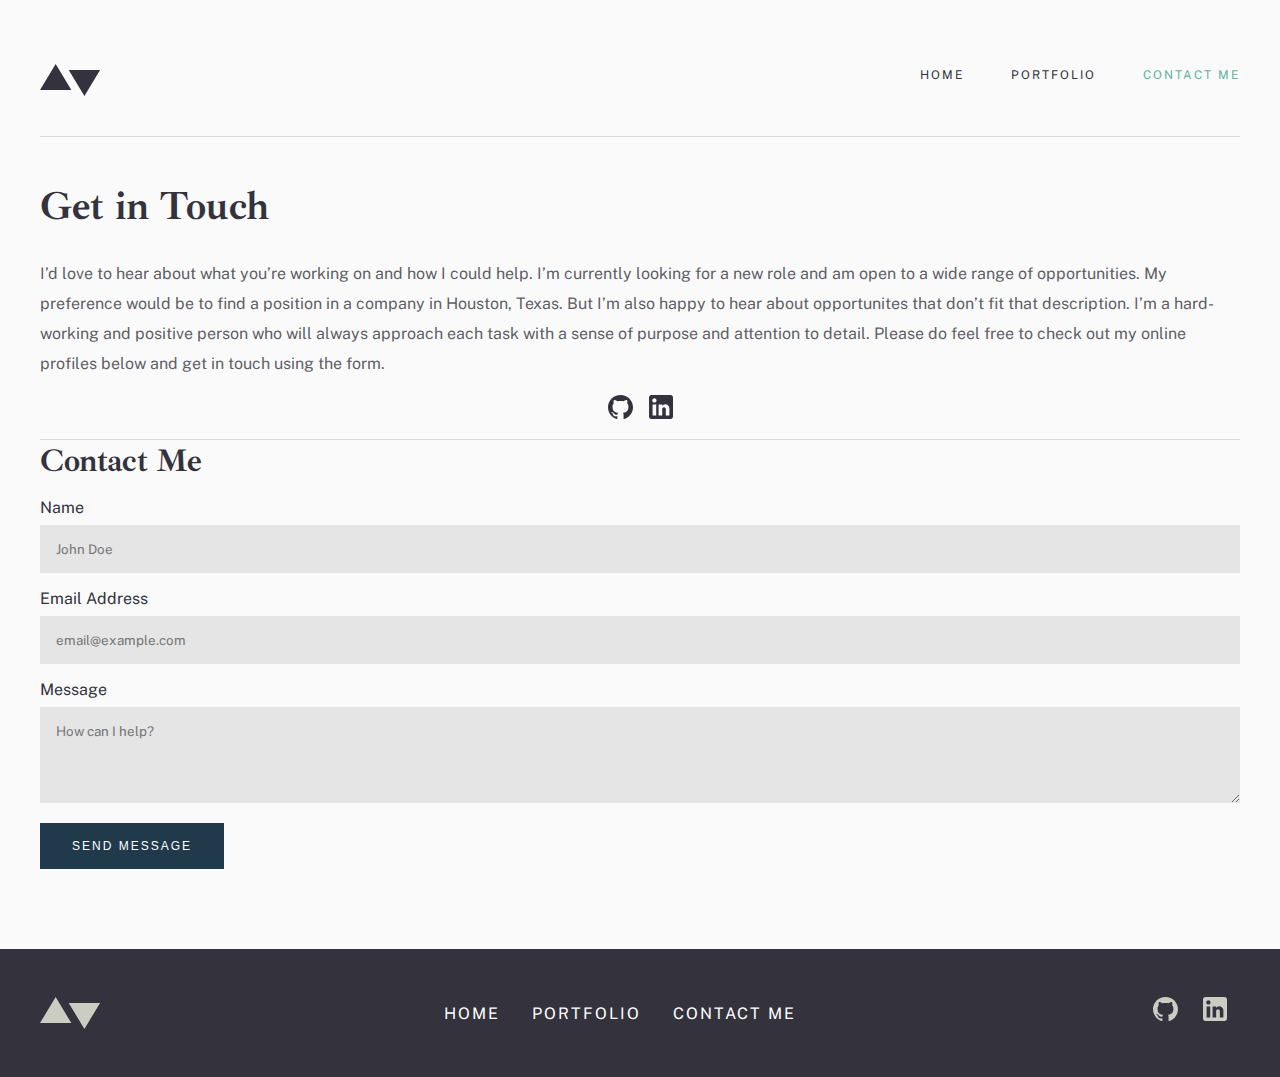
<file: pages/contact.html>
<!DOCTYPE html>
<html lang="en">
  <head>
    <meta charset="UTF-8" />
    <meta name="viewport" content="width=device-width, initial-scale=1.0" />

    <link
      rel="icon"
      type="image/png"
      sizes="32x32"
      href="../images/favicon-32x32.png"
    />
    <link rel="stylesheet" href="../styles/styles.css" />
    <script src="../scripts/script.js" defer></script>

    <title>Vadim F. Web Developer</title>
  </head>
  <body>
    <header class="navbar">
      <div class="container">
        <img src="../images/icons/logo.svg" alt="Logo Image" />

        <img
          id="mobile-cta"
          class="mobile-menu"
          src="../images/icons/hamburger.svg"
          alt="Open Navigation"
        />

        <nav id="nav" aria-label="primary-navigation">
          <div class="mobile-menu-exit">
            <img
              src="../images/icons/close.svg"
              id="mobile-exit"
              alt="Close Navigation"
            />
          </div>
          <ul class="nav-links">
            <li><a href="../index.html">Home</a></li>
            <li><a href="./portfolio.html">Portfolio</a></li>
            <li>
              <a class="active" href="#">Contact Me</a>
            </li>
          </ul>
        </nav>
      </div>
    </header>
    <main class="main-contact-me">
      <div class="container borders">
        <article>
          <h1 class="h1 m-bl-2">Get in Touch</h1>
          <p>
            I&CloseCurlyQuote;d love to hear about what you&CloseCurlyQuote;re
            working on and how I could help. I&CloseCurlyQuote;m currently
            looking for a new role and am open to a wide range of opportunities.
            My preference would be to find a position in a company in Houston,
            Texas. But I&CloseCurlyQuote;m also happy to hear about opportunites
            that don&CloseCurlyQuote;t fit that description. I&CloseCurlyQuote;m
            a hard-working and positive person who will always approach each
            task with a sense of purpose and attention to detail. Please do feel
            free to check out my online profiles below and get in touch using
            the form.
          </p>
        </article>
        <aside>
          <ul class="social-links justify-content-start">
            <li>
              <a href="https://github.com/VFTHV">
                <img src="../images/icons/github.svg" alt="github logo" />
              </a>
            </li>
            <li>
              <a href="https://www.linkedin.com/in/vadim-fthv/">
                <img src="../images/icons/linkedin.svg" alt="linkedin logo" />
              </a>
            </li>
          </ul>
        </aside>
      </div>
    </main>
    <section class="contact-form">
      <div class="container">
        <h2 class="h2">Contact Me</h2>
        <form action="https://formspree.io/f/mwkzqegn" method="POST">
          <div class="form-item">
            <label for="name">Name</label>
            <input
              type="text"
              name="name"
              id="name"
              placeholder="John Doe"
              class="input-element"
              required
            />
          </div>
          <div class="form-item">
            <label for="email">Email Address</label>
            <input
              type="email"
              name="email"
              id="email"
              placeholder="email@example.com"
              class="input-element"
              required
            />
          </div>
          <div class="form-item">
            <label for="name">Message</label>
            <textarea
              name="message"
              id="message"
              rows="4"
              placeholder="How can I help?"
              class="input-element"
              required
            ></textarea>
          </div>
          <button type="submit" class="secondary-cta">Send Message</button>
        </form>
      </div>
    </section>
    <footer class="footer">
      <div class="container">
        <nav class="secondary-navigation" aria-label="secondary-navigation">
          <img class="smm-logo" src="../images/icons/logo.svg" alt="" />

          <ul class="nav-links">
            <li><a href="../index.html">Home</a></li>
            <li><a href="./portfolio.html">Portfolio</a></li>
            <li><a href="./contact.html">Contact Me</a></li>
          </ul>
          <ul class="social-links">
            <li>
              <a href="https://github.com/VFTHV">
                <img
                  class="smm-logo"
                  src="../images/icons/github.svg"
                  alt="github logo"
                />
              </a>
            </li>
            <li>
              <a href="https://www.linkedin.com/in/vadim-fthv/">
                <img
                  class="smm-logo"
                  src="../images/icons/linkedin.svg"
                  alt="linkedin logo"
                />
              </a>
            </li>
          </ul>
        </nav>
      </div>
    </footer>
  </body>
</html>
</file>
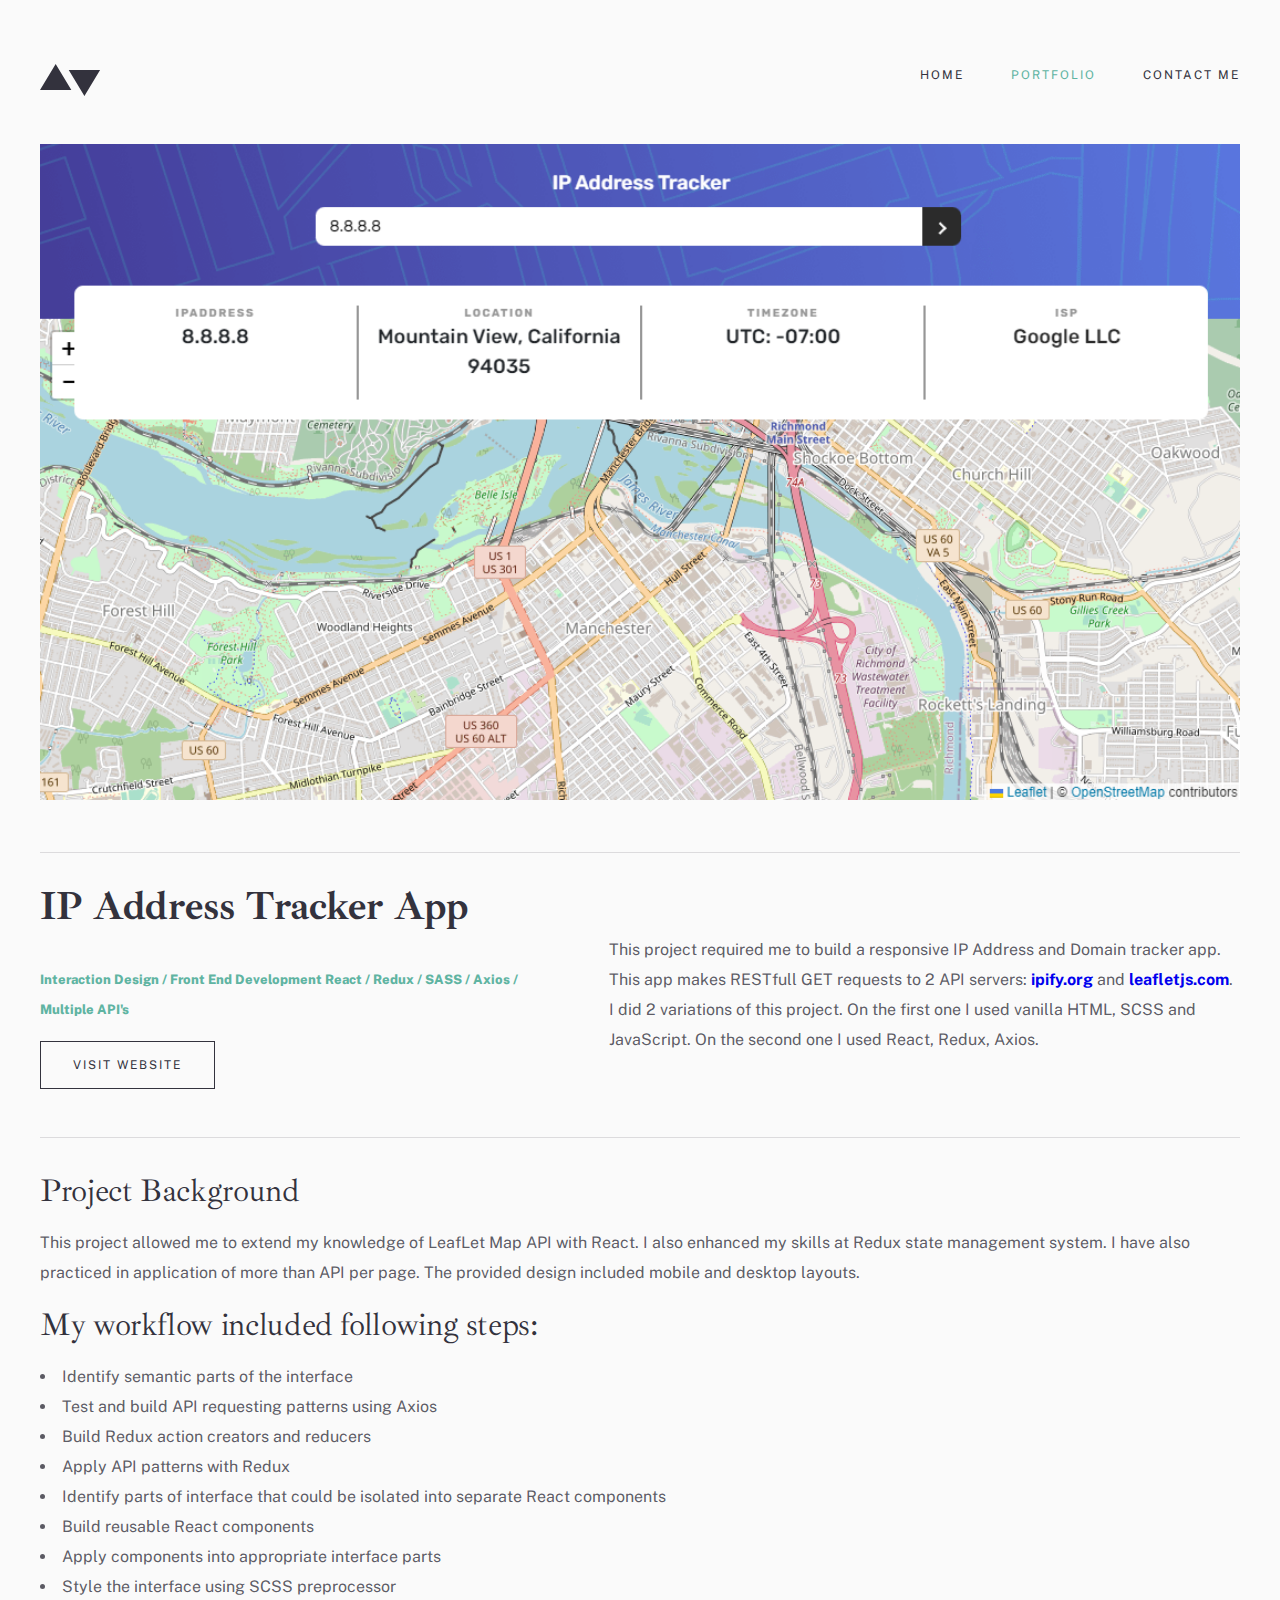
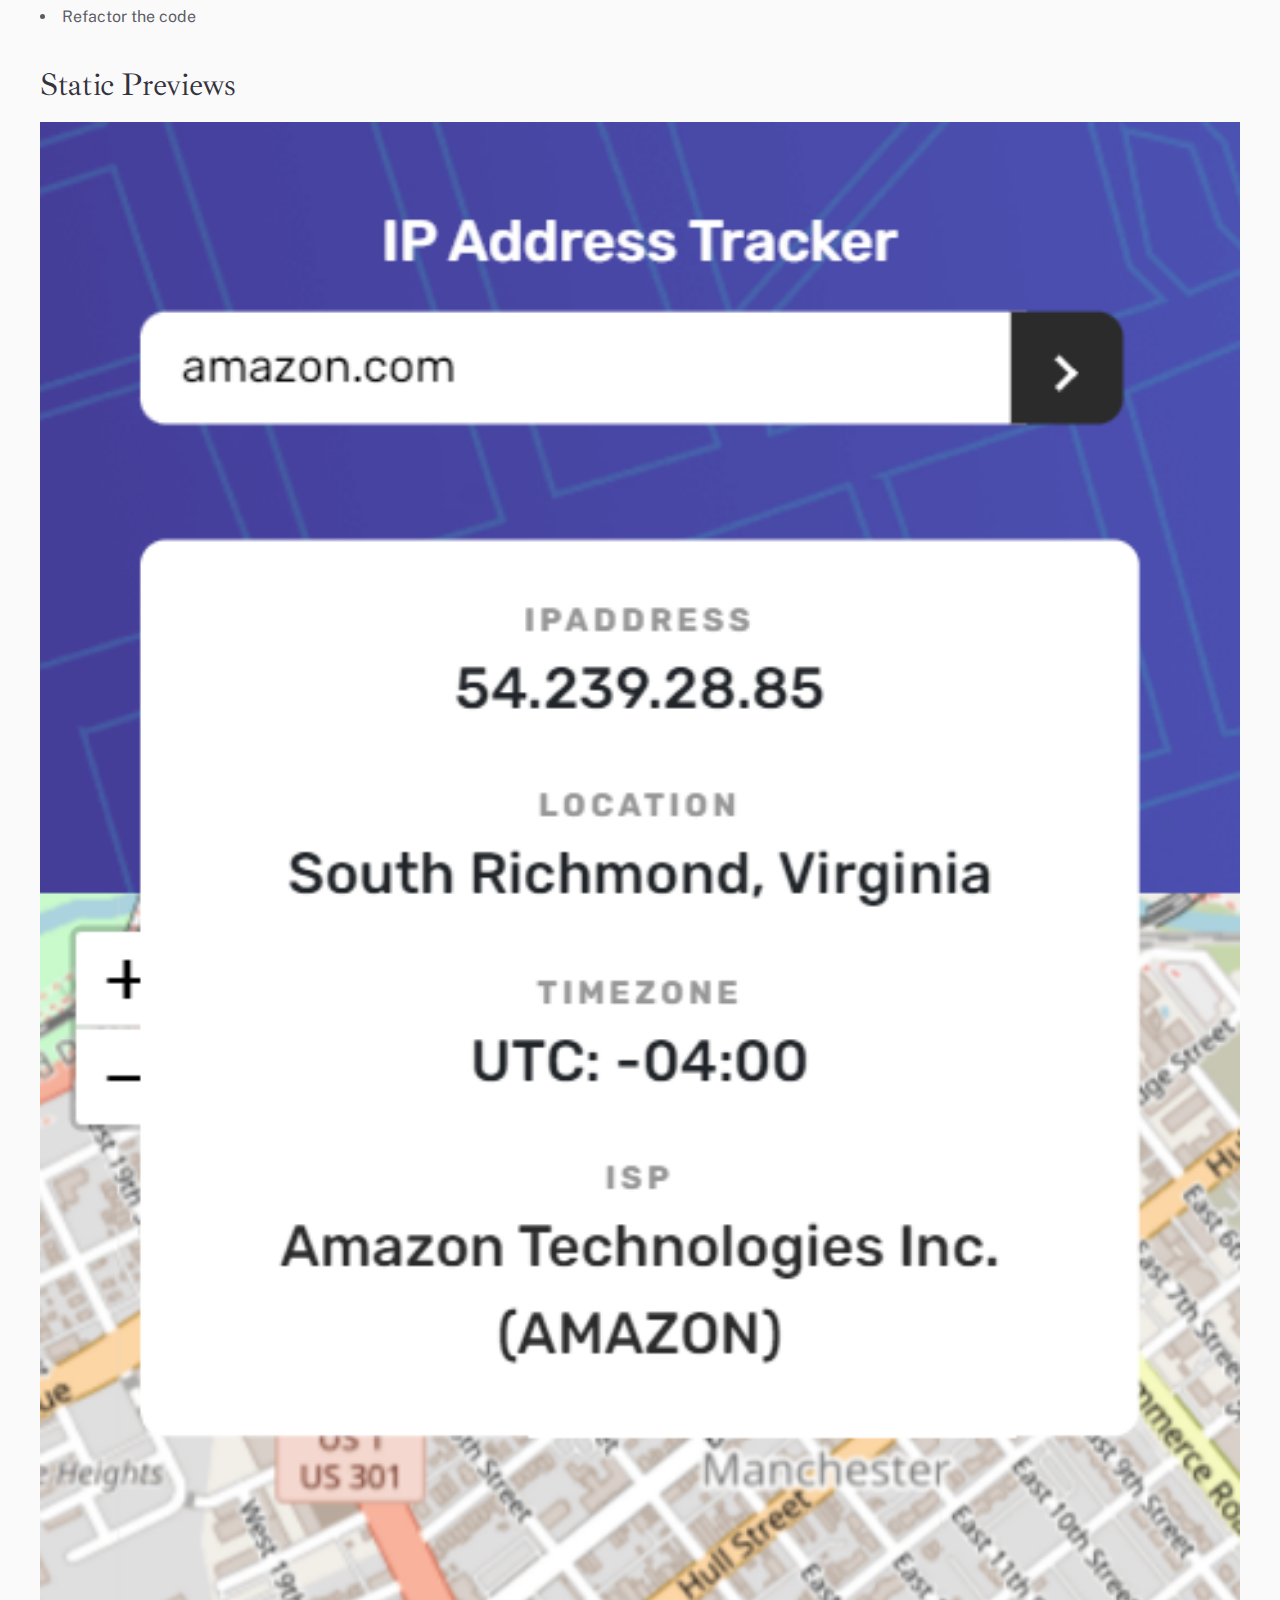
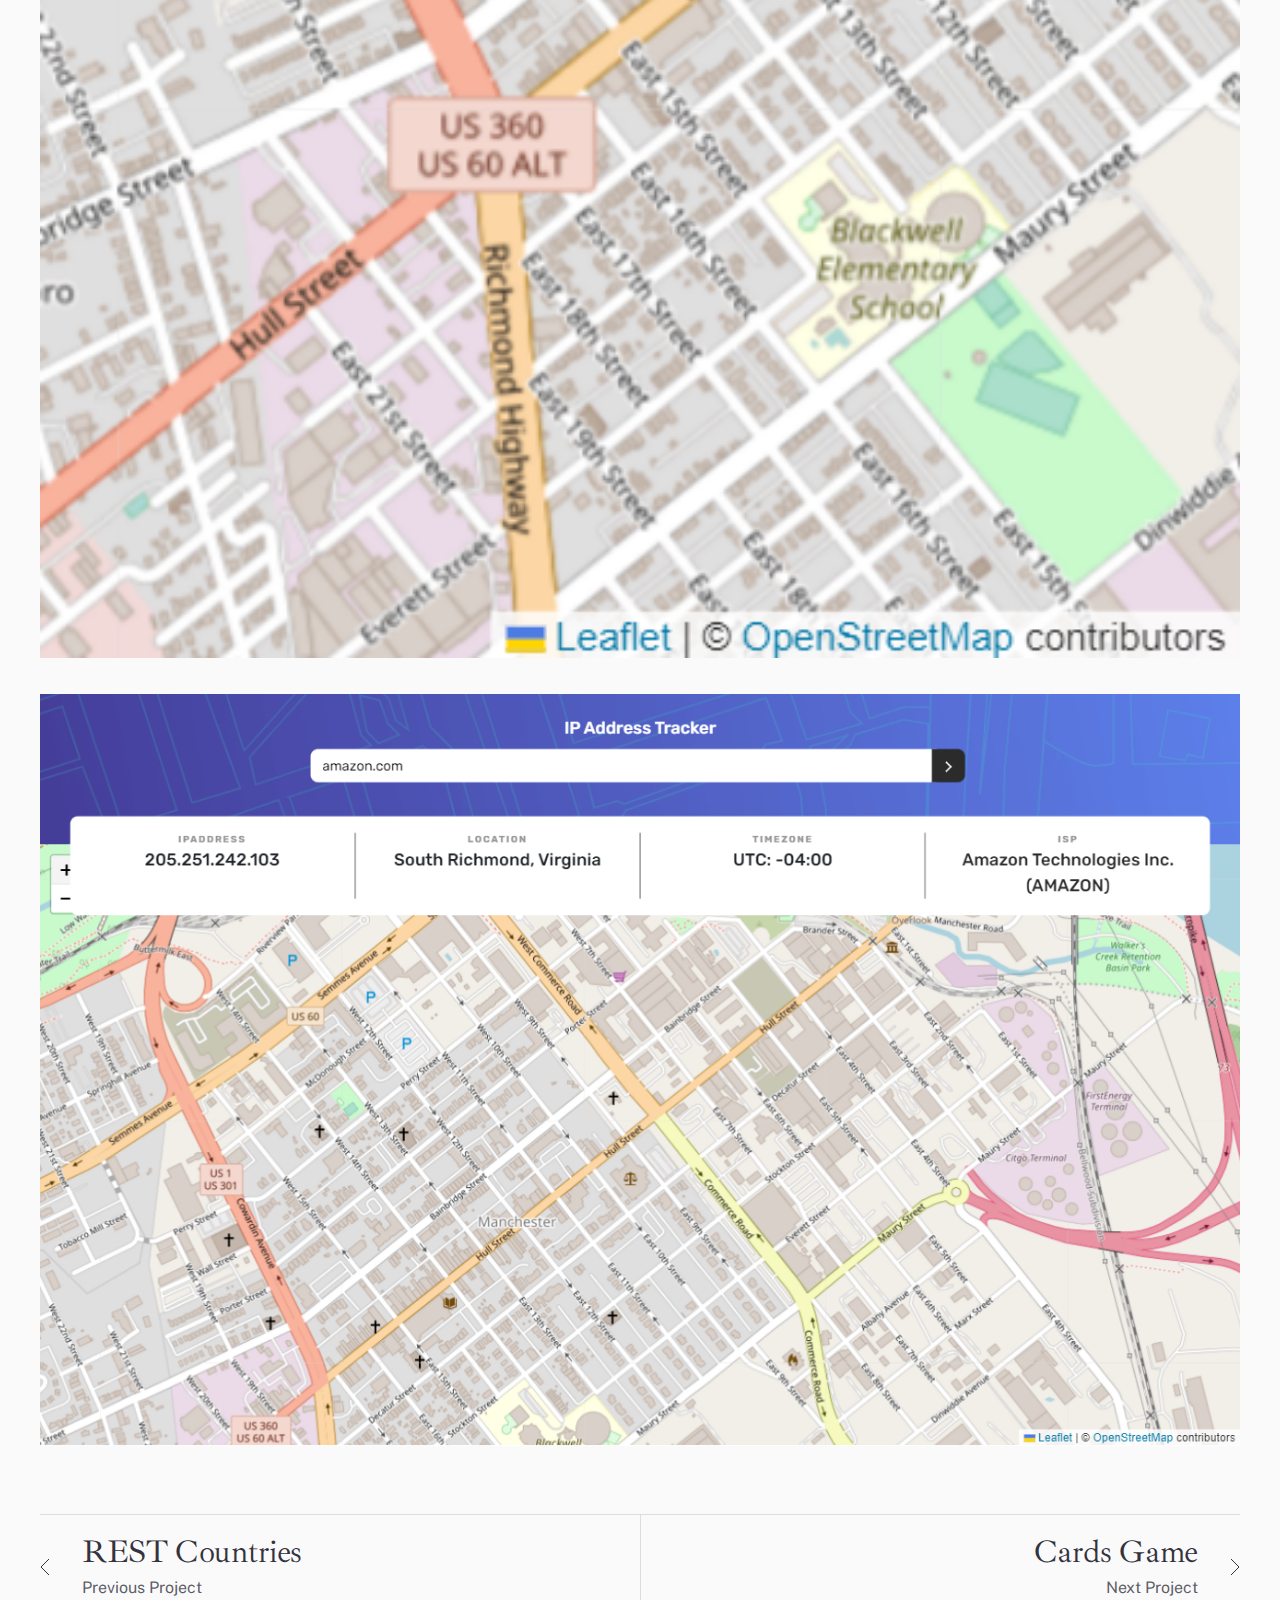
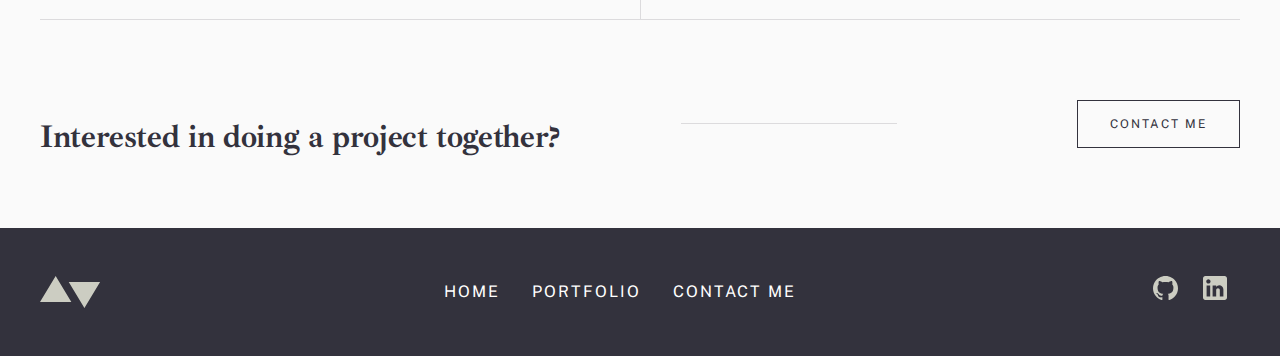
<file: pages/ip-tracker.html>
<!DOCTYPE html>
<html lang="en">
  <head>
    <meta charset="UTF-8" />
    <meta name="viewport" content="width=device-width, initial-scale=1.0" />

    <link
      rel="icon"
      type="image/png"
      sizes="32x32"
      href="../images/favicon-32x32.png"
    />
    <link rel="stylesheet" href="../styles/styles.css" />
    <script src="../scripts/script.js" defer></script>

    <title>Vadim F. Web Developer</title>
  </head>
  <body>
    <header class="navbar">
      <div class="container">
        <img src="../images/icons/logo.svg" alt="Logo Image" />
        <img
          id="mobile-cta"
          class="mobile-menu"
          src="../images/icons/hamburger.svg"
          alt="Open Navigation"
        />

        <nav id="nav" aria-label="primary-navigation">
          <div class="mobile-menu-exit">
            <img
              src="../images/icons/close.svg"
              id="mobile-exit"
              alt="Close Navigation"
            />
          </div>
          <ul class="nav-links">
            <li><a href="../index.html">Home</a></li>
            <li><a class="active" href="./portfolio.html">Portfolio</a></li>
            <li><a href="./contact.html">Contact Me</a></li>
          </ul>
        </nav>
      </div>
    </header>
    <section aria-label="hero section" class="hero m-bl-3">
      <div class="container">
        <img
          class="hero-img"
          src="../images/detail/IP_Tracker-hero.png"
          alt="hero image"
        />
      </div>
    </section>
    <main class="portf-detail-main" aria-label="project description section">
      <div class="container">
        <article class="portf-detail-text borders p-bl-2">
          <h1 class="h1">IP Address Tracker App</h1>
          <p class="m-bl-1" aria-label="project description">
            This project required me to build a responsive IP Address and Domain
            tracker app. This app makes RESTfull GET requests to 2 API servers:
            <strong>
              <a href="https://www.ipify.org/">ipify.org</a>
            </strong>
            and
            <strong> <a href="https://leafletjs.com/">leafletjs.com</a></strong
            >. I did 2 variations of this project. On the first one I used
            vanilla HTML, SCSS and JavaScript. On the second one I used React,
            Redux, Axios.
          </p>
          <aside class="aside" aria-label="technologies used for project">
            Interaction Design / Front End Development React / Redux / SASS /
            Axios / Multiple API's
          </aside>
          <div class="action">
            <a
              href="https://react-redux-ip-trckr.netlify.app/"
              class="main-cta"
              aria-label="link to project website"
            >
              Visit Website
            </a>
          </div>
        </article>
        <article
          class="m-bl-2 proj-descr"
          aria-label="project background description"
        >
          <h2 class="h2 m-bl-1">Project Background</h2>
          <p>
            This project allowed me to extend my knowledge of LeafLet Map API
            with React. I also enhanced my skills at Redux state management
            system. I have also practiced in application of more than API per
            page. The provided design included mobile and desktop layouts.
          </p>
          <h2 class="h2 m-bl-1">My workflow included following steps:</h2>
          <ul class="list-styled" aria-label="my workflow list">
            <li>Identify semantic parts of the interface</li>
            <li>Test and build API requesting patterns using Axios</li>
            <li>Build Redux action creators and reducers</li>
            <li>Apply API patterns with Redux</li>
            <li>
              Identify parts of interface that could be isolated into separate
              React components
            </li>
            <li>Build reusable React components</li>
            <li>Apply components into appropriate interface parts</li>
            <li>Style the interface using SCSS preprocessor</li>
            <li>Refactor the code</li>
          </ul>
          <aside class="m-bl-2" aria-label="project preview pictures">
            <h2 class="h2">Static Previews</h2>
            <div class="preview-items">
              <img
                class="m-bl-1"
                src="../images/detail/IP_Tracker-preview1.png"
                alt="portfolio item preview 1"
              />
              <img
                class="m-bl-1"
                src="../images/detail/IP_Tracker-preview2.png"
                alt="portfolio item preview 2"
              />
            </div>
          </aside>
        </article>
      </div>
    </main>
    <nav
      class="portfolio-nav m-bl-3"
      aria-label="navigation to next previous portfolio item"
    >
      <ul class="container">
        <li class="nav-item">
          <a href="./rest-countries.html">
            <div class="p-bl-1 borders layout">
              <img src="../images/icons/arrow-left.svg" alt="arrow left" />
              <div>
                <h2 class="h2">REST Countries</h2>
                <p>Previous Project</p>
              </div>
            </div>
          </a>
        </li>
        <li class="nav-item">
          <a href="./cards-game.html">
            <div class="p-bl-1 borders layout reverse">
              <img src="../images/icons/arrow-right.svg" alt="arrow right" />
              <div>
                <h2 class="h2">Cards Game</h2>
                <p>Next Project</p>
              </div>
            </div>
          </a>
        </li>
      </ul>
    </nav>
    <section class="cooperation" aria-label="cooperation section">
      <div class="container">
        <h2 class="h2 m-bl-2">Interested in doing a project together?</h2>
        <div class="cross-line"></div>
        <div class="cta-div">
          <a class="main-cta" href="./contact.html">Contact Me</a>
        </div>
      </div>
    </section>
    <footer class="footer">
      <div class="container">
        <nav class="secondary-navigation" aria-label="secondary-navigation">
          <img
            class="smm-logo"
            src="../images/icons/logo.svg"
            alt="logo image"
          />

          <ul class="nav-links">
            <li><a href="../index.html">Home</a></li>
            <li><a href="./portfolio.html">Portfolio</a></li>
            <li><a href="./contact.html">Contact Me</a></li>
          </ul>
          <ul class="social-links">
            <li>
              <a href="https://github.com/VFTHV">
                <img
                  class="smm-logo"
                  src="../images/icons/github.svg"
                  alt="github logo image"
                />
              </a>
            </li>
            <li>
              <a href="https://www.linkedin.com/in/vadim-fthv/">
                <img
                  class="smm-logo"
                  src="../images/icons/linkedin.svg"
                  alt="linkedin logo image"
                />
              </a>
            </li>
          </ul>
        </nav>
      </div>
    </footer>
  </body>
</html>
</file>
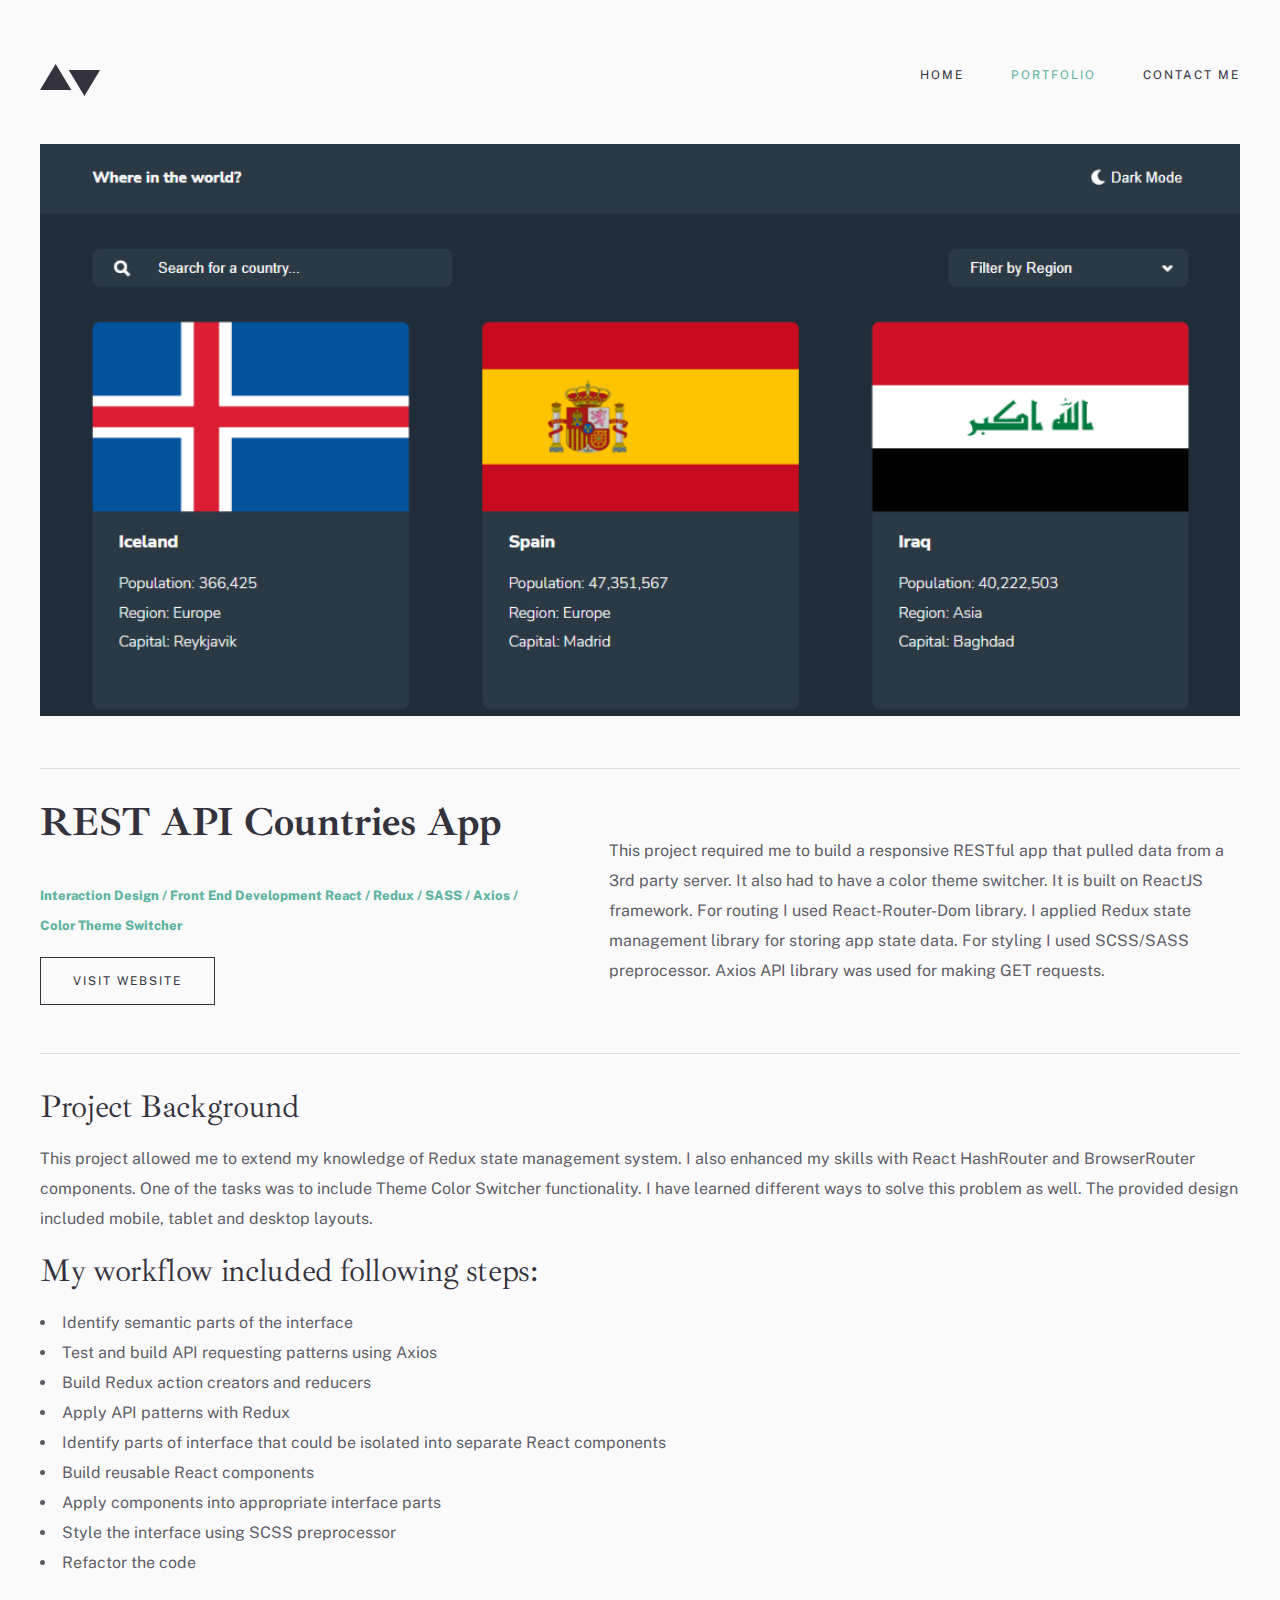
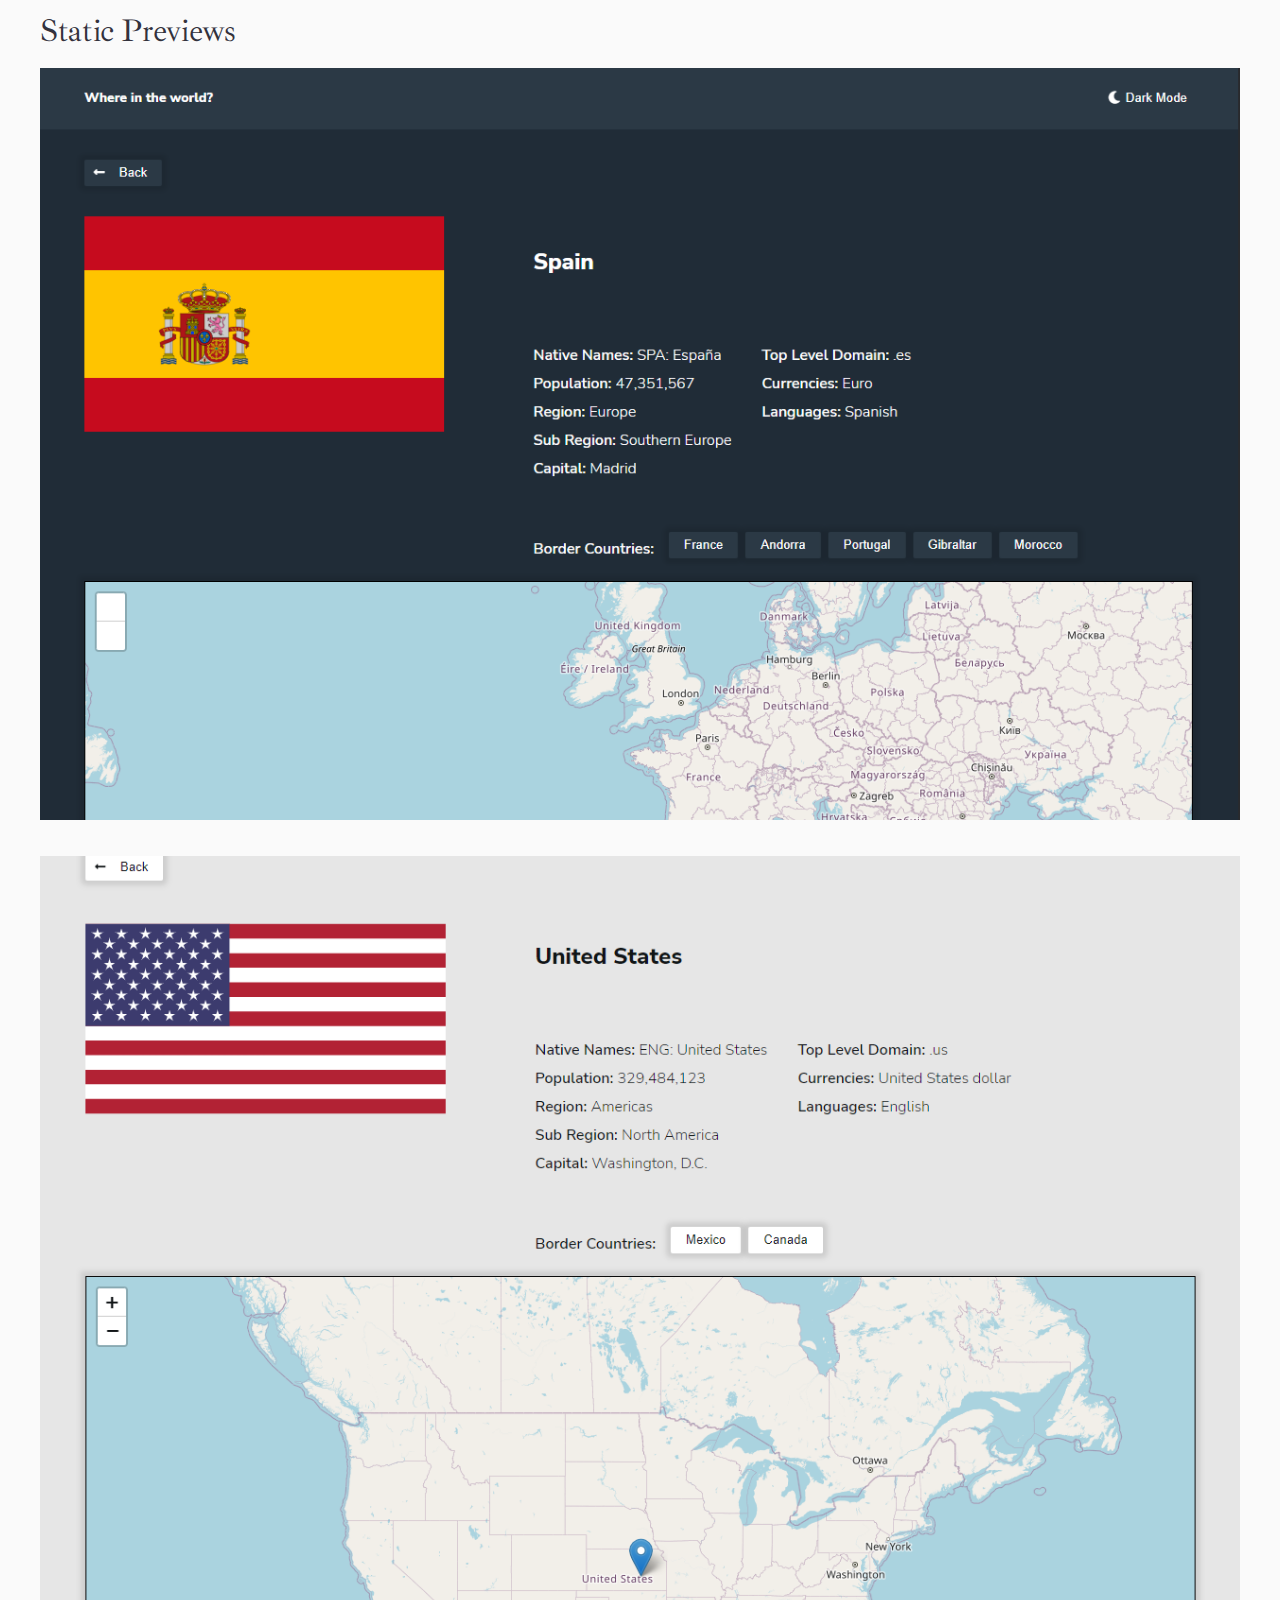
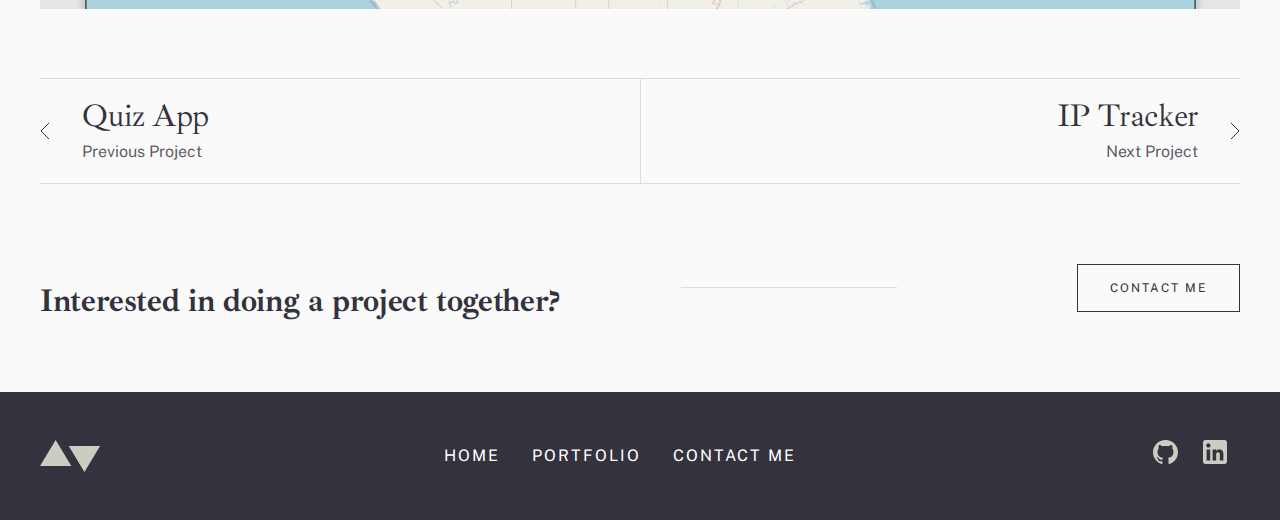
<file: pages/ip_tracker.html>
<!DOCTYPE html>
<html lang="en">
  <head>
    <meta charset="UTF-8" />
    <meta name="viewport" content="width=device-width, initial-scale=1.0" />

    <link
      rel="icon"
      type="image/png"
      sizes="32x32"
      href="../images/favicon-32x32.png"
    />
    <link rel="stylesheet" href="../styles/styles.css" />
    <script src="../scripts/script.js" defer></script>

    <title>Vadim F. Web Developer</title>
  </head>
  <body>
    <header class="navbar">
      <div class="container">
        <img src="../images/icons/logo.svg" alt="Logo Image" />
        <img
          id="mobile-cta"
          class="mobile-menu"
          src="../images/icons/hamburger.svg"
          alt="Open Navigation"
        />

        <nav id="nav" aria-label="primary-navigation">
          <div class="mobile-menu-exit">
            <img
              src="../images/icons/close.svg"
              id="mobile-exit"
              alt="Close Navigation"
            />
          </div>
          <ul class="nav-links">
            <li><a href="../index.html">Home</a></li>
            <li><a class="active" href="./portfolio.html">Portfolio</a></li>
            <li><a href="./contact.html">Contact Me</a></li>
          </ul>
        </nav>
      </div>
    </header>
    <section aria-label="hero section" class="hero m-bl-3">
      <div class="container">
        <img
          class="hero-img"
          src="../images/detail/REST_API_Countries-hero.png"
          alt="hero image"
        />
      </div>
    </section>
    <main class="portf-detail-main" aria-label="project description section">
      <div class="container">
        <article class="portf-detail-text borders p-bl-2">
          <h1 class="h1">REST API Countries App</h1>
          <p class="m-bl-1" aria-label="project description">
            This project required me to build a responsive RESTful app that
            pulled data from a 3rd party server. It also had to have a color
            theme switcher. It is built on ReactJS framework. For routing I used
            React-Router-Dom library. I applied Redux state management library
            for storing app state data. For styling I used SCSS/SASS
            preprocessor. Axios API library was used for making GET requests.
          </p>
          <aside class="aside" aria-label="technologies used for project">
            Interaction Design / Front End Development React / Redux / SASS /
            Axios / Color Theme Switcher
          </aside>
          <div class="action">
            <a
              href="https://rest-countries-react-redux.netlify.app/"
              class="main-cta"
              aria-label="link to project website"
            >
              Visit Website
            </a>
          </div>
        </article>
        <article
          class="m-bl-2 proj-descr"
          aria-label="project background description"
        >
          <h2 class="h2 m-bl-1">Project Background</h2>
          <p>
            This project allowed me to extend my knowledge of Redux state
            management system. I also enhanced my skills with React HashRouter
            and BrowserRouter components. One of the tasks was to include Theme
            Color Switcher functionality. I have learned different ways to solve
            this problem as well. The provided design included mobile, tablet
            and desktop layouts.
          </p>
          <h2 class="h2 m-bl-1">My workflow included following steps:</h2>
          <ul class="list-styled" aria-label="my workflow list">
            <li>Identify semantic parts of the interface</li>
            <li>Test and build API requesting patterns using Axios</li>
            <li>Build Redux action creators and reducers</li>
            <li>Apply API patterns with Redux</li>
            <li>
              Identify parts of interface that could be isolated into separate
              React components
            </li>
            <li>Build reusable React components</li>
            <li>Apply components into appropriate interface parts</li>
            <li>Style the interface using SCSS preprocessor</li>
            <li>Refactor the code</li>
          </ul>
          <aside class="m-bl-2" aria-label="project preview pictures">
            <h2 class="h2">Static Previews</h2>
            <div class="preview-items">
              <img
                class="m-bl-1"
                src="../images/detail/REST_API_Countries-preview1.png"
                alt="portfolio item preview 1"
              />
              <img
                class="m-bl-1"
                src="../images/detail/REST_API_Countries-preview2.png"
                alt="portfolio item preview 2"
              />
            </div>
          </aside>
        </article>
      </div>
    </main>
    <nav
      class="portfolio-nav m-bl-3"
      aria-label="navigation to next previous portfolio item"
    >
      <ul class="container">
        <li class="nav-item">
          <a href="#">
            <div class="p-bl-1 borders layout">
              <img src="../images/icons/arrow-left.svg" alt="arrow left" />
              <div>
                <h2 class="h2">Quiz App</h2>
                <p>Previous Project</p>
              </div>
            </div>
          </a>
        </li>
        <li class="nav-item">
          <a href="#">
            <div class="p-bl-1 borders layout reverse">
              <img src="../images/icons/arrow-right.svg" alt="arrow right" />
              <div>
                <h2 class="h2">IP Tracker</h2>
                <p>Next Project</p>
              </div>
            </div>
          </a>
        </li>
      </ul>
    </nav>
    <section class="cooperation" aria-label="cooperation section">
      <div class="container">
        <h2 class="h2 m-bl-2">Interested in doing a project together?</h2>
        <div class="cross-line"></div>
        <div class="cta-div">
          <a class="main-cta" href="./contact.html">Contact Me</a>
        </div>
      </div>
    </section>
    <footer class="footer">
      <div class="container">
        <nav class="secondary-navigation" aria-label="secondary-navigation">
          <img
            class="smm-logo"
            src="../images/icons/logo.svg"
            alt="logo image"
          />

          <ul class="nav-links">
            <li><a href="../index.html">Home</a></li>
            <li><a href="./portfolio.html">Portfolio</a></li>
            <li><a href="./contact.html">Contact Me</a></li>
          </ul>
          <ul class="social-links">
            <li>
              <a href="https://github.com/VFTHV">
                <img
                  class="smm-logo"
                  src="../images/icons/github.svg"
                  alt="github logo image"
                />
              </a>
            </li>
            <li>
              <a href="https://www.linkedin.com/in/vadim-fthv/">
                <img
                  class="smm-logo"
                  src="../images/icons/linkedin.svg"
                  alt="linkedin logo image"
                />
              </a>
            </li>
          </ul>
        </nav>
      </div>
    </footer>
  </body>
</html>
</file>
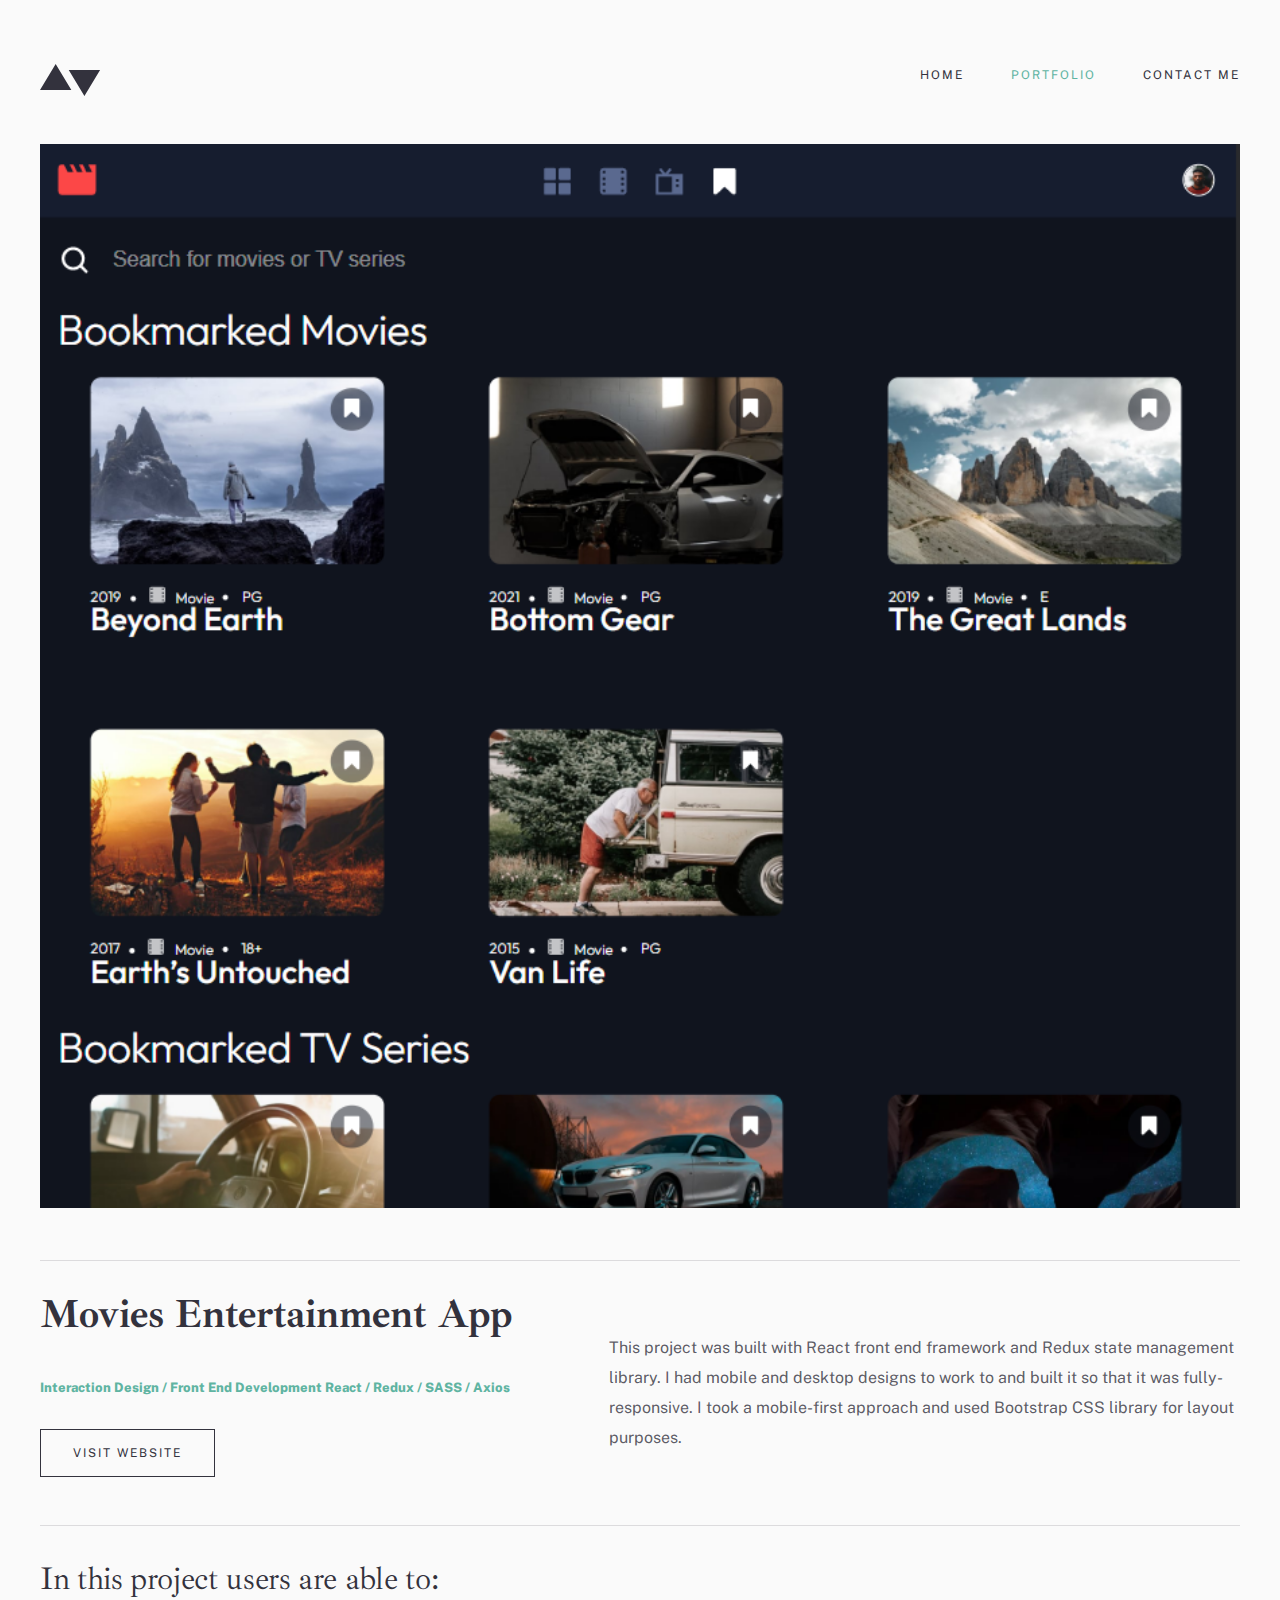
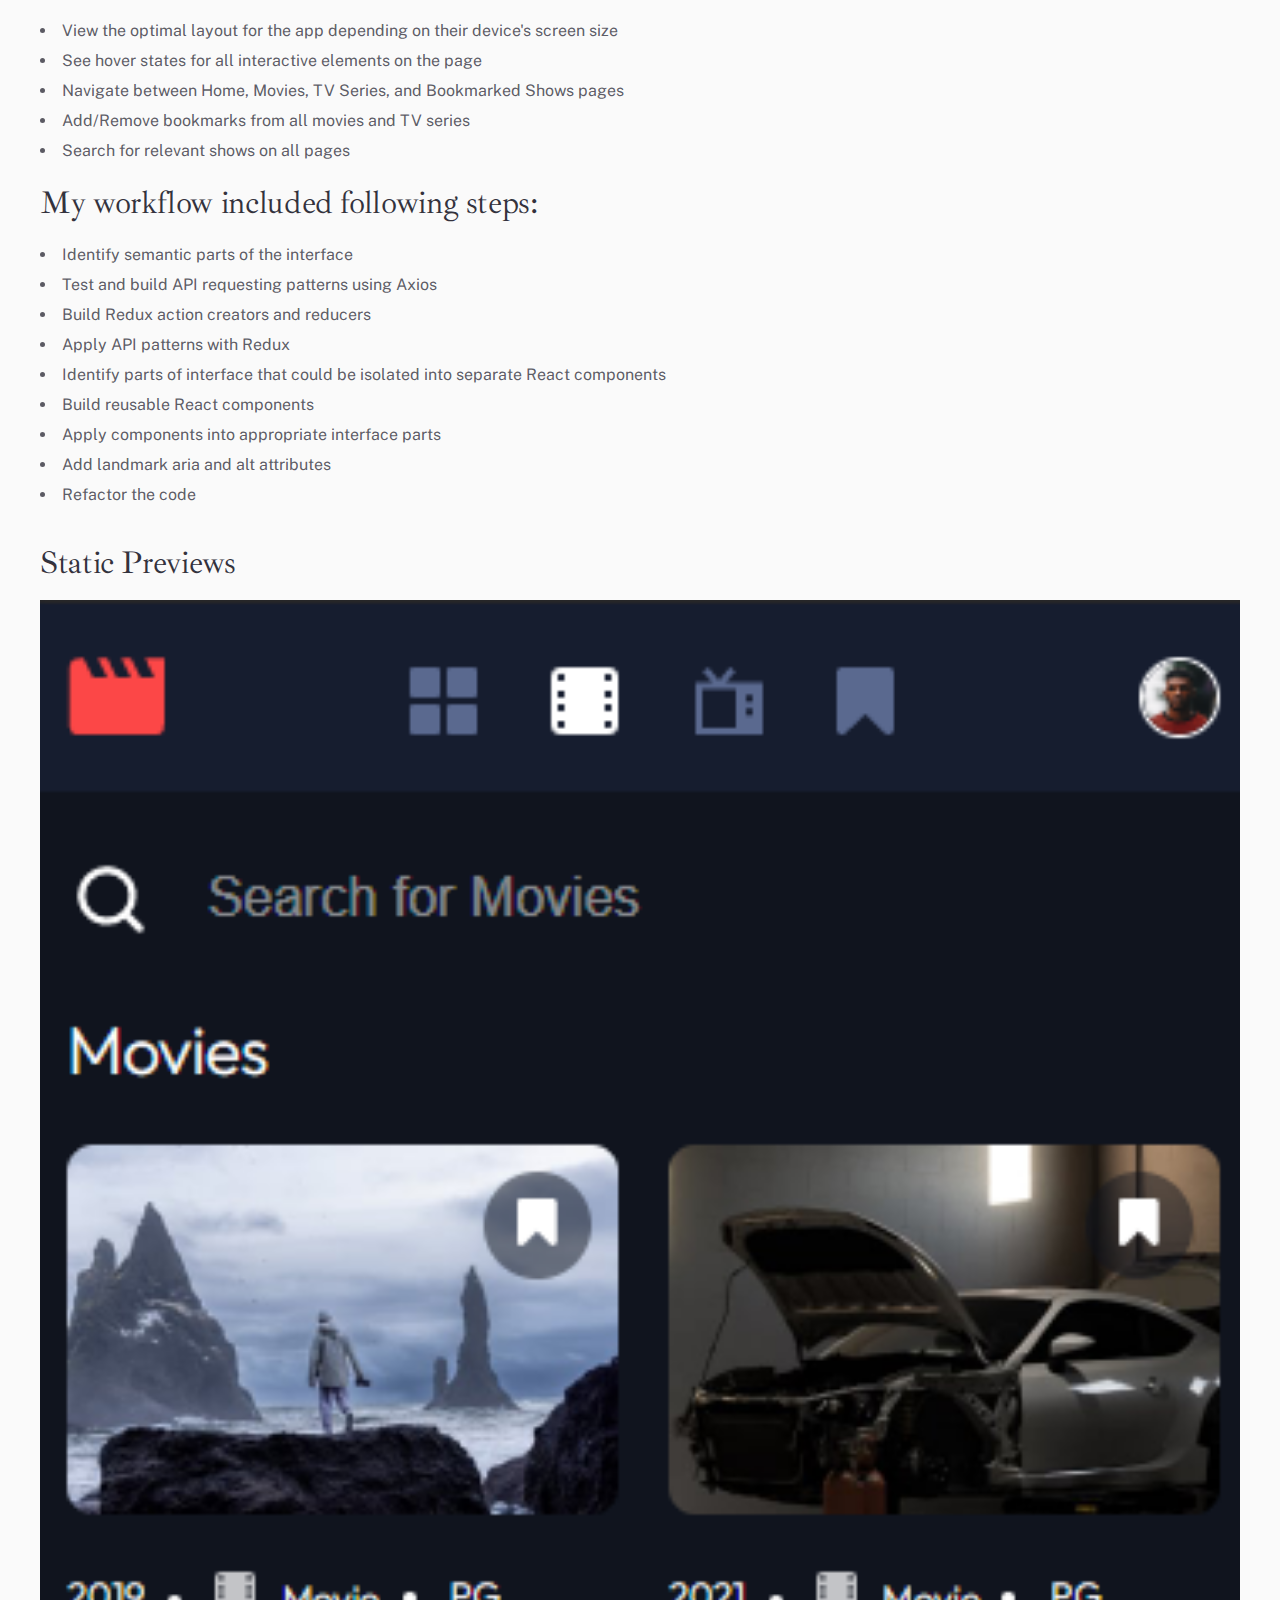
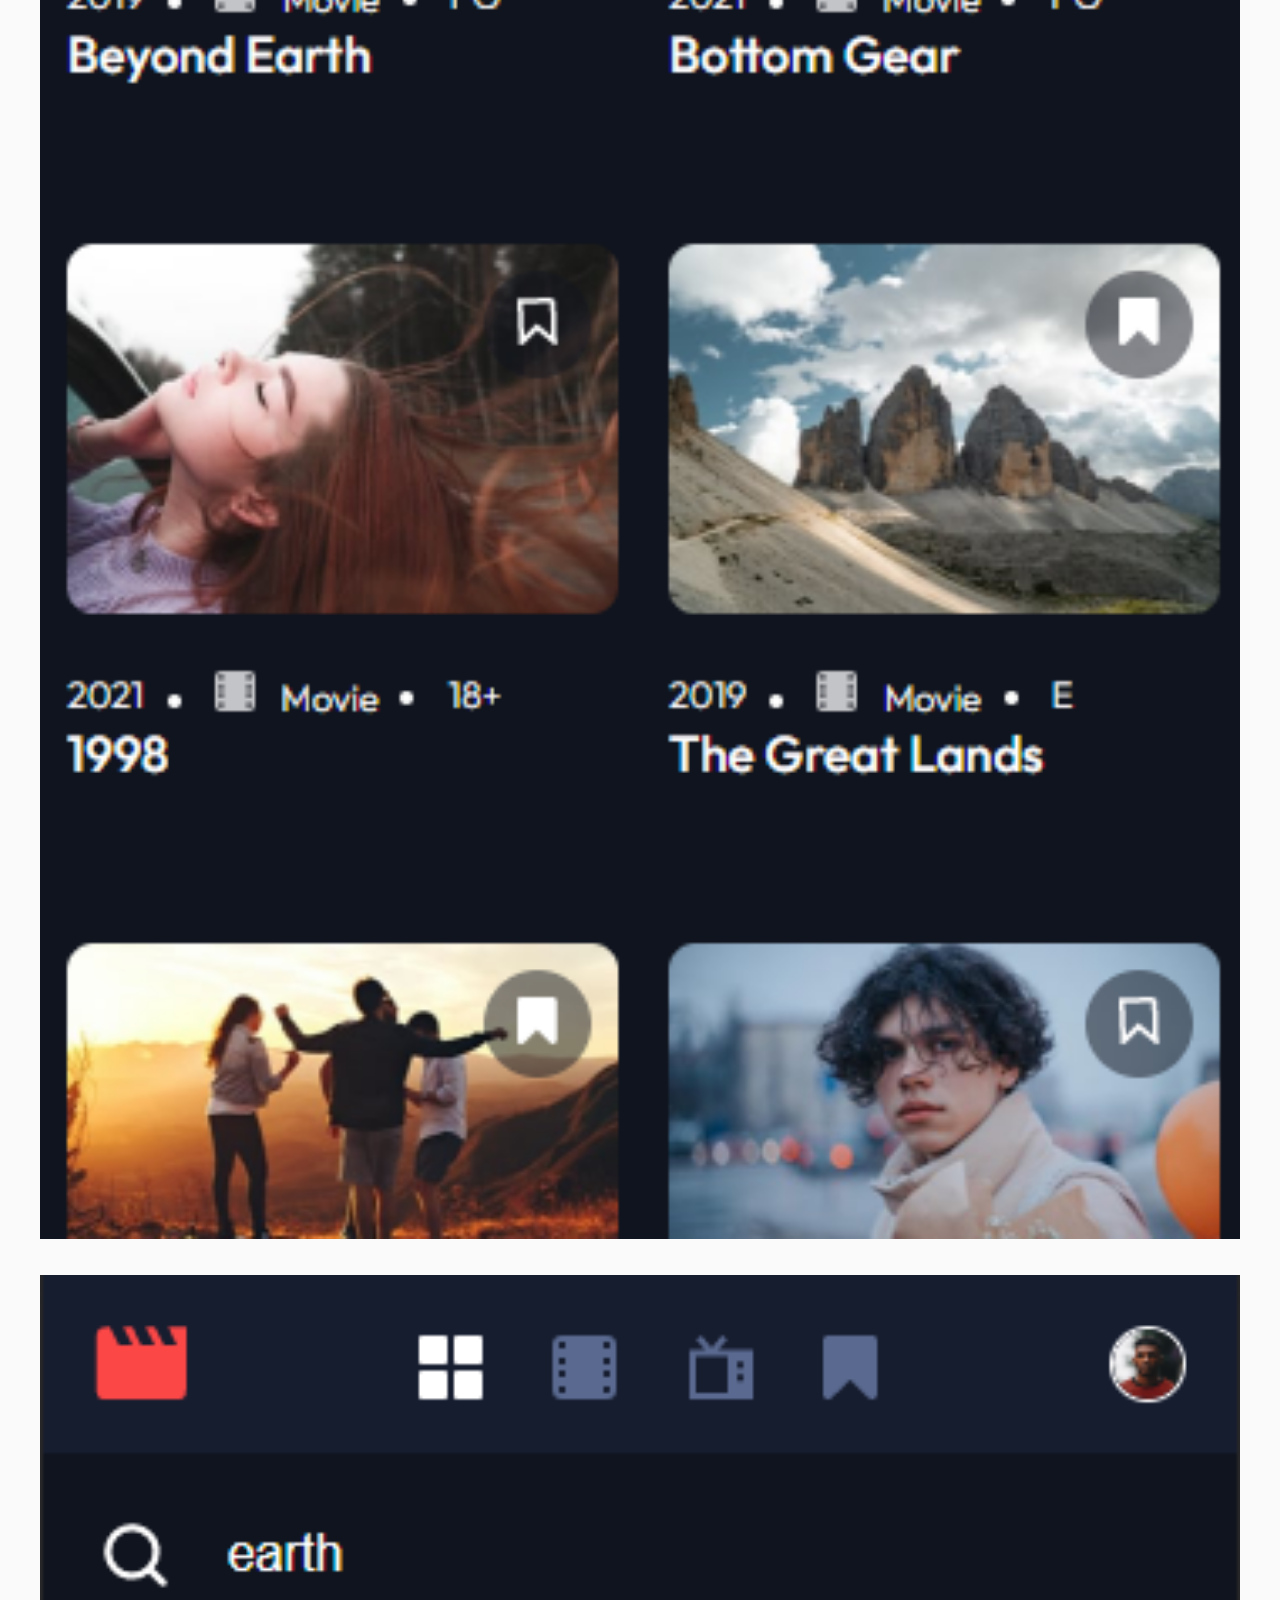
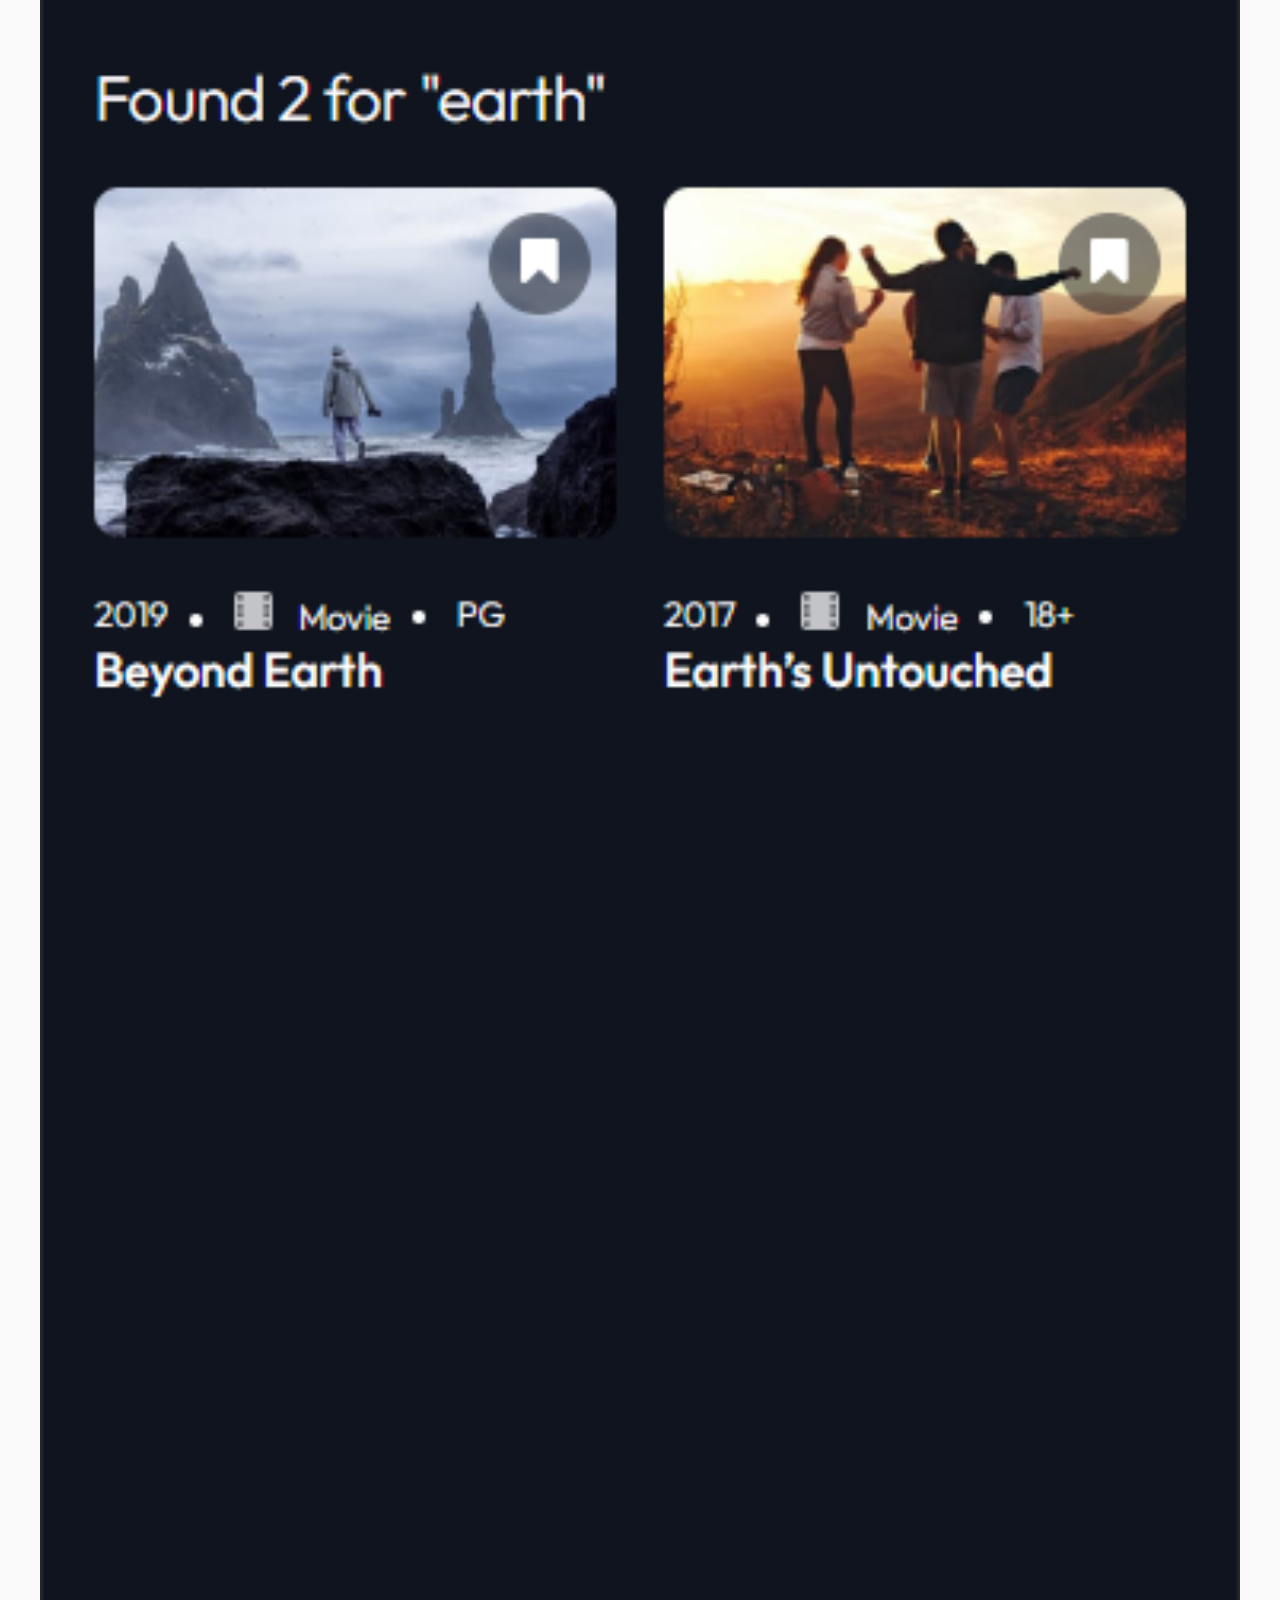
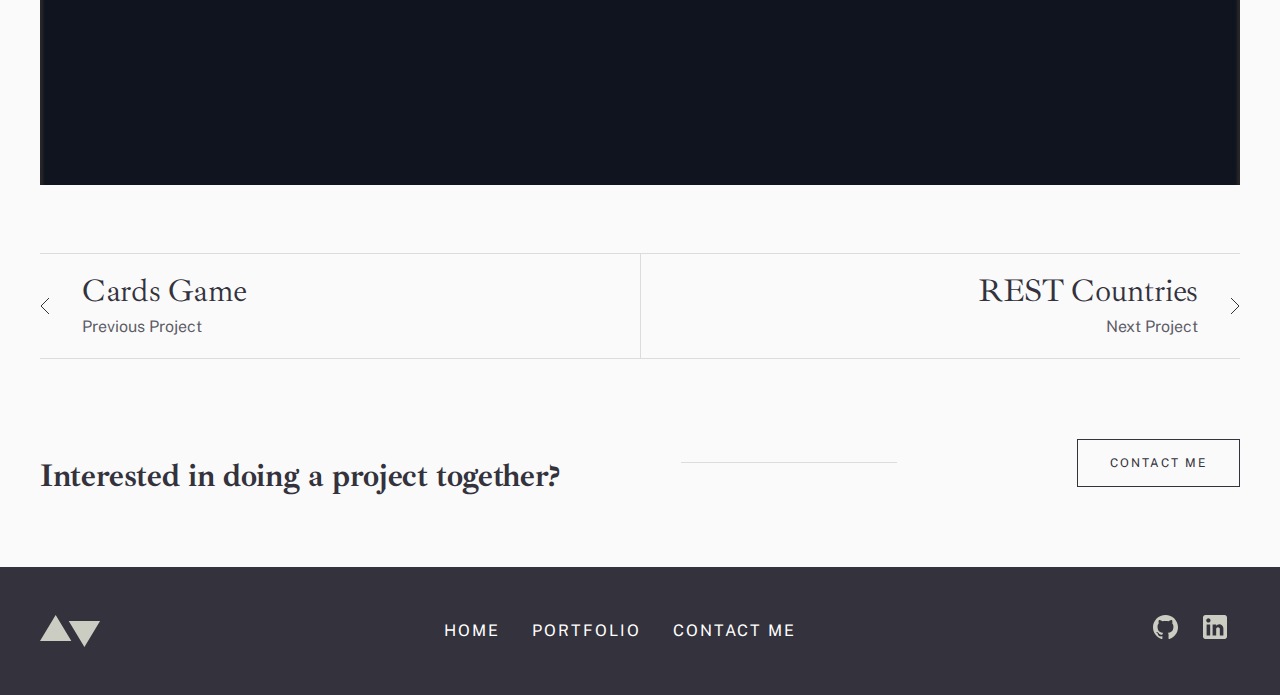
<file: pages/movies-app.html>
<!DOCTYPE html>
<html lang="en">
  <head>
    <meta charset="UTF-8" />
    <meta name="viewport" content="width=device-width, initial-scale=1.0" />

    <link
      rel="icon"
      type="image/png"
      sizes="32x32"
      href="../images/favicon-32x32.png"
    />
    <link rel="stylesheet" href="../styles/styles.css" />
    <script src="../scripts/script.js" defer></script>

    <title>Vadim F. Web Developer</title>
  </head>
  <body>
    <header class="navbar">
      <div class="container">
        <img src="../images/icons/logo.svg" alt="Logo Image" />
        <img
          id="mobile-cta"
          class="mobile-menu"
          src="../images/icons/hamburger.svg"
          alt="Open Navigation"
        />

        <nav id="nav" aria-label="primary-navigation">
          <div class="mobile-menu-exit">
            <img
              src="../images/icons/close.svg"
              id="mobile-exit"
              alt="Close Navigation"
            />
          </div>
          <ul class="nav-links">
            <li><a href="../index.html">Home</a></li>
            <li><a class="active" href="./portfolio.html">Portfolio</a></li>
            <li><a href="./contact.html">Contact Me</a></li>
          </ul>
        </nav>
      </div>
    </header>
    <section aria-label="hero section" class="hero m-bl-3">
      <div class="container">
        <img
          class="hero-img"
          src="../images/detail/Movies_App_Hero.png"
          alt="hero image"
        />
      </div>
    </section>
    <main class="portf-detail-main" aria-label="project description section">
      <div class="container">
        <article class="portf-detail-text borders p-bl-2">
          <h1 class="h1">Movies Entertainment App</h1>
          <p class="m-bl-1" aria-label="project description">
            This project was built with React front end framework and Redux
            state management library. I had mobile and desktop designs to work
            to and built it so that it was fully-responsive. I took a
            mobile-first approach and used Bootstrap CSS library for layout
            purposes.
          </p>
          <aside class="aside" aria-label="technologies used for project">
            Interaction Design / Front End Development React / Redux / SASS /
            Axios
          </aside>
          <div class="action">
            <a
              href="https://ent-web-app-react-redux.netlify.app/"
              class="main-cta"
              aria-label="link to project website"
            >
              Visit Website
            </a>
          </div>
        </article>
        <article
          class="m-bl-2 proj-descr"
          aria-label="project background description"
        >
          <h2 class="h2 m-bl-1">In this project users are able to:</h2>
          <ul class="list-styled">
            <li>
              View the optimal layout for the app depending on their device's
              screen size
            </li>
            <li>See hover states for all interactive elements on the page</li>
            <li>
              Navigate between Home, Movies, TV Series, and Bookmarked Shows
              pages
            </li>
            <li>Add/Remove bookmarks from all movies and TV series</li>
            <li>Search for relevant shows on all pages</li>
          </ul>

          <h2 class="h2 m-bl-1">My workflow included following steps:</h2>
          <ul class="list-styled" aria-label="my workflow list">
            <li>Identify semantic parts of the interface</li>
            <li>Test and build API requesting patterns using Axios</li>
            <li>Build Redux action creators and reducers</li>
            <li>Apply API patterns with Redux</li>
            <li>
              Identify parts of interface that could be isolated into separate
              React components
            </li>
            <li>Build reusable React components</li>
            <li>Apply components into appropriate interface parts</li>
            <li>Add landmark aria and alt attributes</li>
            <li>Refactor the code</li>
          </ul>
          <aside class="m-bl-2" aria-label="project preview pictures">
            <h2 class="h2">Static Previews</h2>
            <div class="preview-items">
              <img
                class="m-bl-1"
                src="../images/detail/Movies_App_preview1.png"
                alt="portfolio item preview 1"
              />
              <img
                class="m-bl-1"
                src="../images/detail/Movies_App_preview2.png"
                alt="portfolio item preview 2"
              />
            </div>
          </aside>
        </article>
      </div>
    </main>
    <nav
      class="portfolio-nav m-bl-3"
      aria-label="navigation to next previous portfolio item"
    >
      <ul class="container">
        <li class="nav-item">
          <a href="./cards-game.html">
            <div class="p-bl-1 borders layout">
              <img src="../images/icons/arrow-left.svg" alt="arrow left" />
              <div>
                <h2 class="h2">Cards Game</h2>
                <p>Previous Project</p>
              </div>
            </div>
          </a>
        </li>
        <li class="nav-item">
          <a href="./rest-countries.html">
            <div class="p-bl-1 borders layout reverse">
              <img src="../images/icons/arrow-right.svg" alt="arrow right" />
              <div>
                <h2 class="h2">REST Countries</h2>
                <p>Next Project</p>
              </div>
            </div>
          </a>
        </li>
      </ul>
    </nav>
    <section class="cooperation" aria-label="cooperation section">
      <div class="container">
        <h2 class="h2 m-bl-2">Interested in doing a project together?</h2>
        <div class="cross-line"></div>
        <div class="cta-div">
          <a class="main-cta" href="./contact.html">Contact Me</a>
        </div>
      </div>
    </section>
    <footer class="footer">
      <div class="container">
        <nav class="secondary-navigation" aria-label="secondary-navigation">
          <img
            class="smm-logo"
            src="../images/icons/logo.svg"
            alt="logo image"
          />

          <ul class="nav-links">
            <li><a href="../index.html">Home</a></li>
            <li><a href="./portfolio.html">Portfolio</a></li>
            <li><a href="./contact.html">Contact Me</a></li>
          </ul>
          <ul class="social-links">
            <li>
              <a href="https://github.com/VFTHV">
                <img
                  class="smm-logo"
                  src="../images/icons/github.svg"
                  alt="github logo image"
                />
              </a>
            </li>
            <li>
              <a href="https://www.linkedin.com/in/vadim-fthv/">
                <img
                  class="smm-logo"
                  src="../images/icons/linkedin.svg"
                  alt="linkedin logo image"
                />
              </a>
            </li>
          </ul>
        </nav>
      </div>
    </footer>
  </body>
</html>
</file>
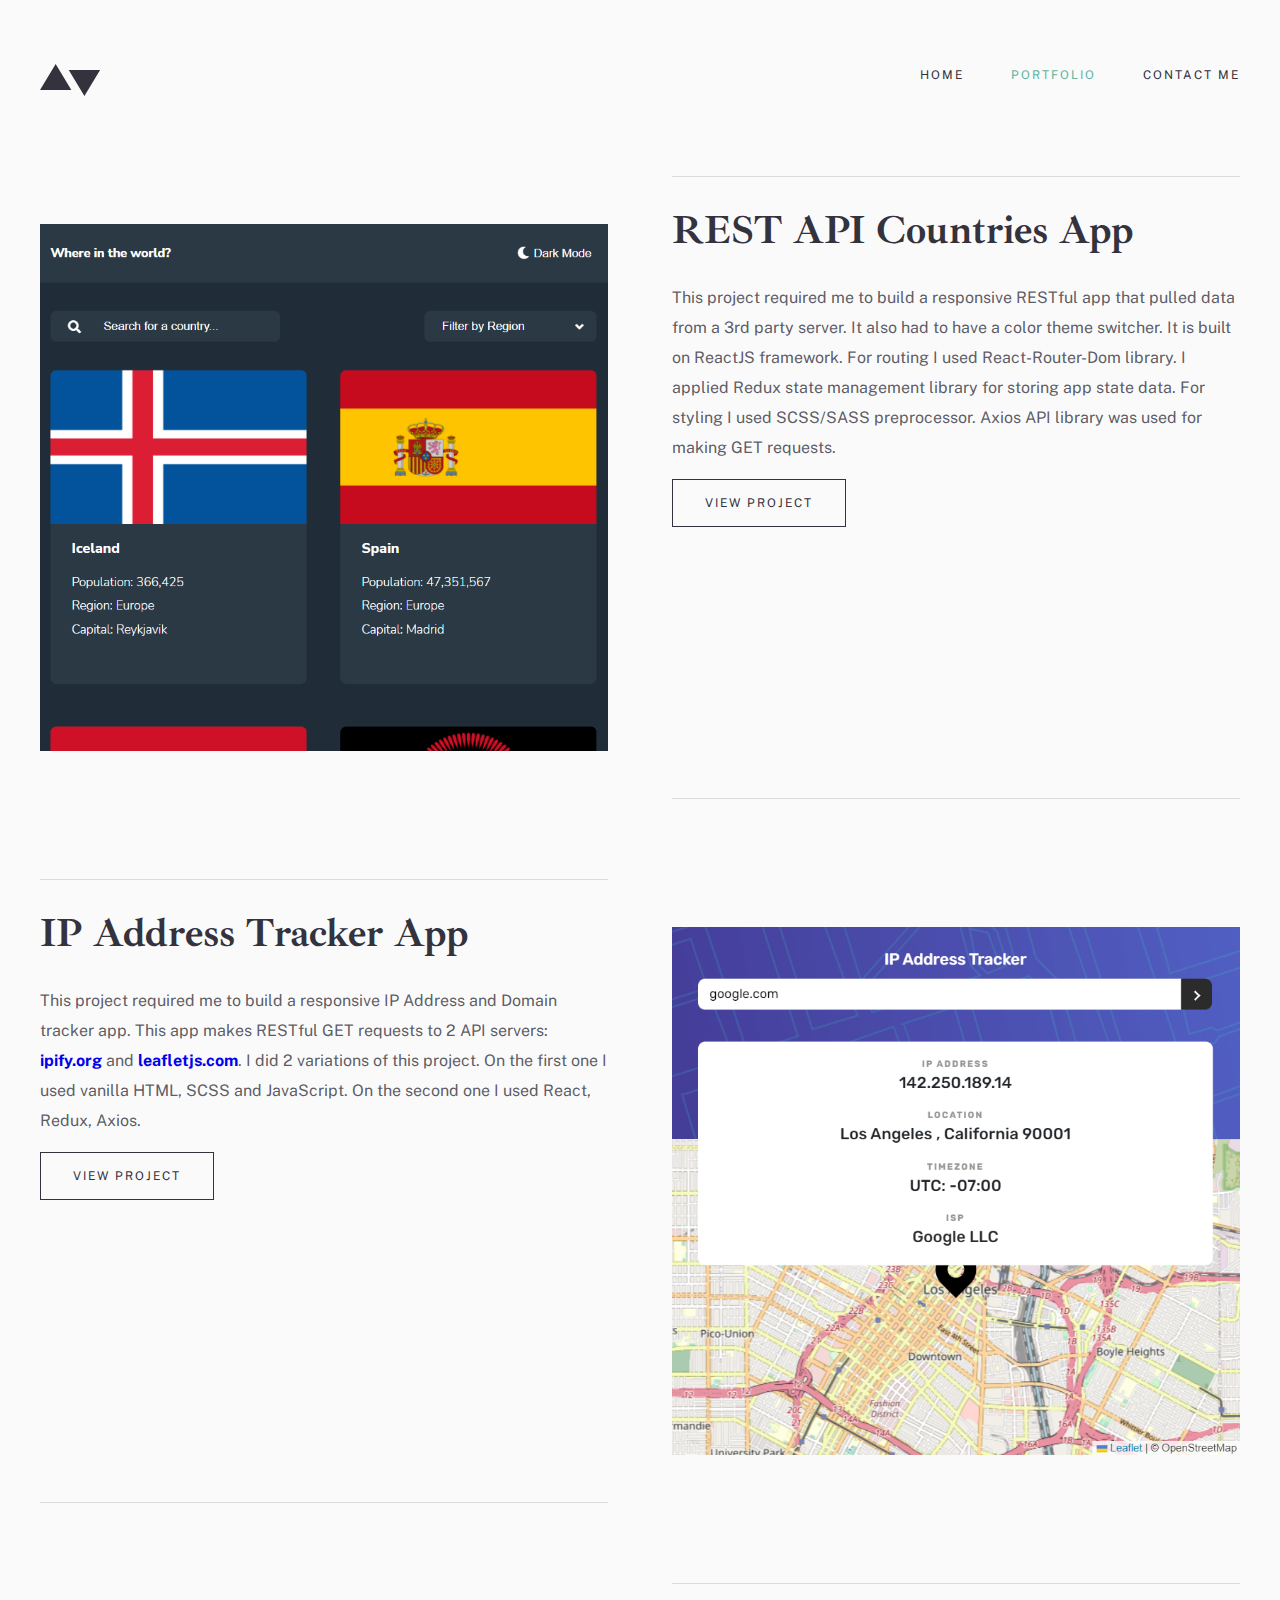
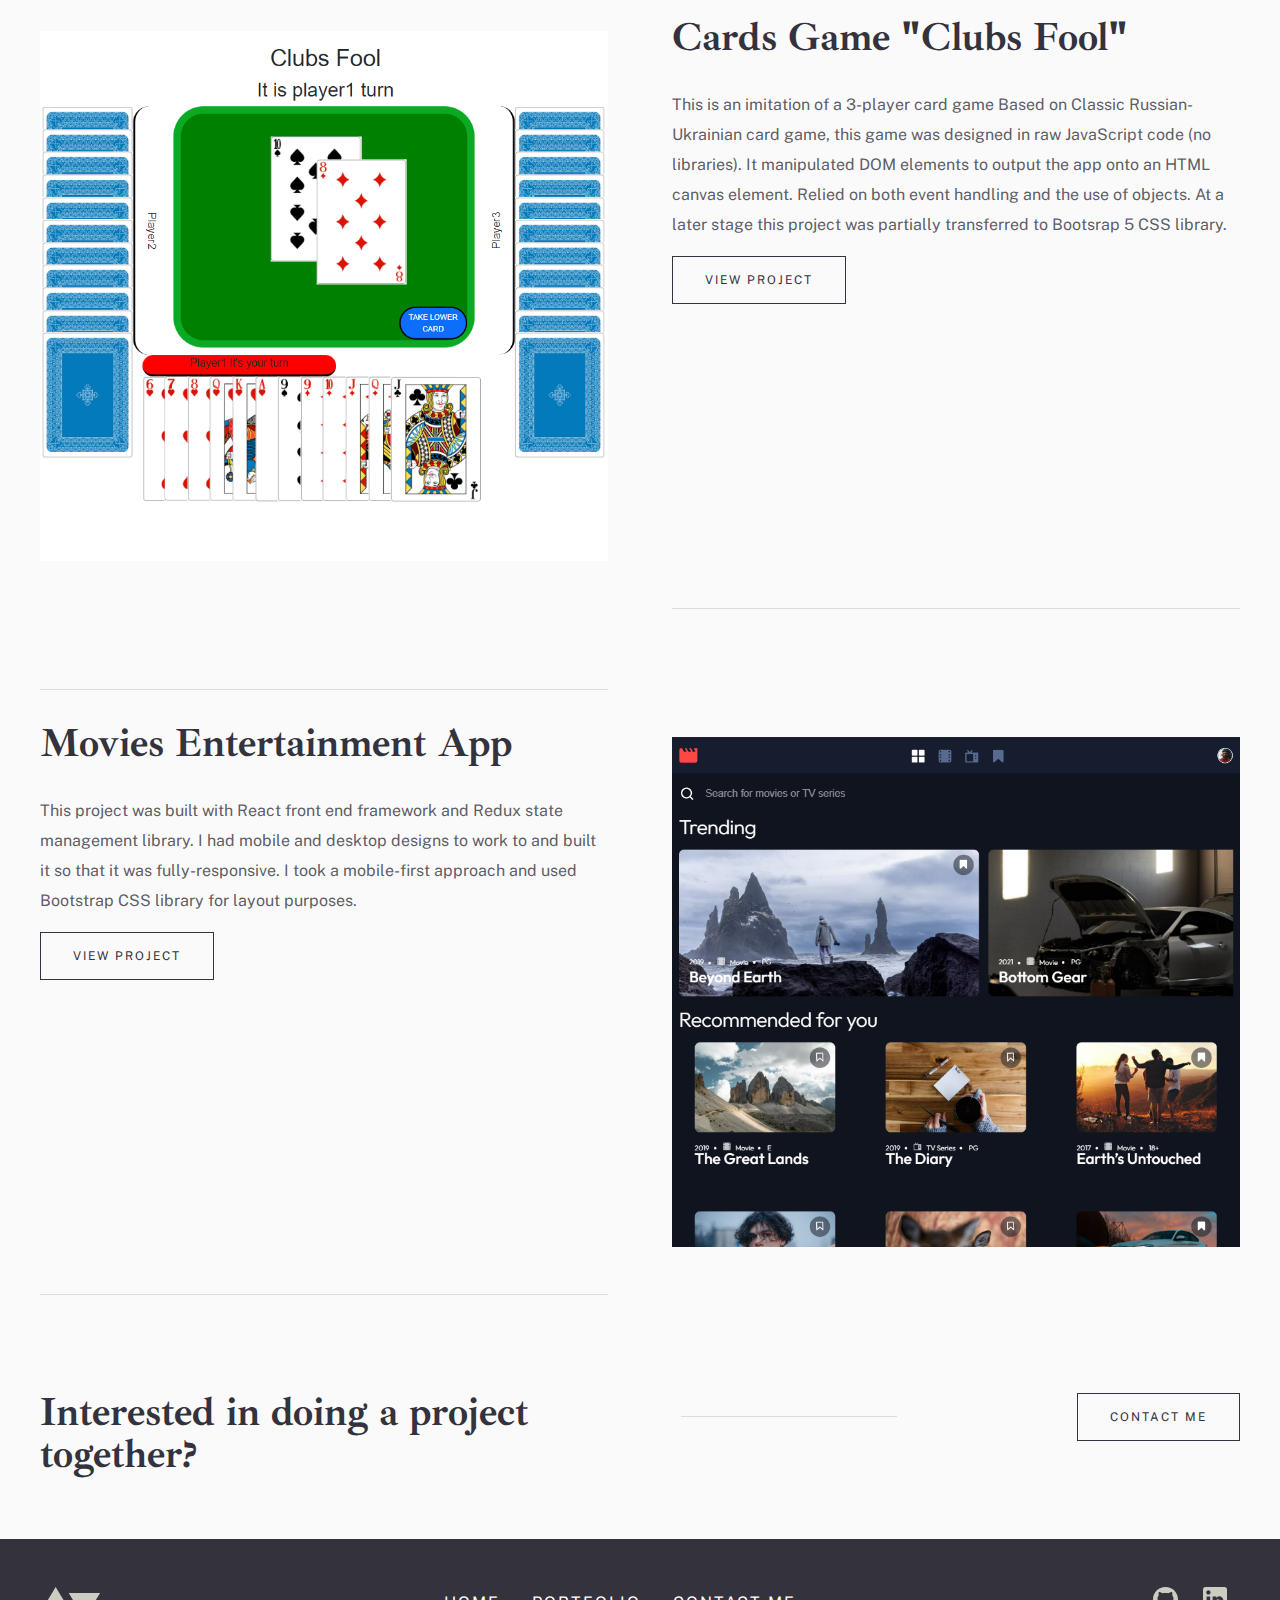
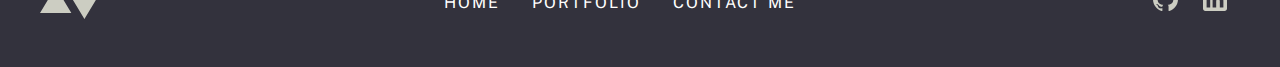
<file: pages/portfolio.html>
<!DOCTYPE html>
<html lang="en">
  <head>
    <meta charset="UTF-8" />
    <meta name="viewport" content="width=device-width, initial-scale=1.0" />

    <link
      rel="icon"
      type="image/png"
      sizes="32x32"
      href="../images/favicon-32x32.png"
    />
    <link rel="stylesheet" href="../styles/styles.css" />
    <script src="../scripts/script.js" defer></script>

    <title>Vadim F. Web Developer</title>
  </head>
  <body>
    <header class="navbar">
      <div class="container">
        <img src="../images/icons/logo.svg" alt="Logo Image" />

        <img
          id="mobile-cta"
          class="mobile-menu"
          src="../images/icons/hamburger.svg"
          alt="Open Navigation"
        />

        <nav id="nav" aria-label="primary-navigation">
          <div class="mobile-menu-exit">
            <img
              src="../images/icons/close.svg"
              id="mobile-exit"
              alt="Close Navigation"
            />
          </div>
          <ul class="nav-links">
            <li><a href="../index.html">Home</a></li>
            <li><a class="active" href="#">Portfolio</a></li>
            <li><a href="./contact.html">Contact Me</a></li>
          </ul>
        </nav>
      </div>
    </header>

    <main class="main portfolio">
      <div class="container">
        <div class="main-pic">
          <img
            src="../images/portfolio/REST_API_Countries.png"
            alt="portfolio project picture"
          />
        </div>
        <article class="main-text borders">
          <h2 class="h1 m-bl-2">REST API Countries App</h2>
          <p>
            This project required me to build a responsive RESTful app that
            pulled data from a 3rd party server. It also had to have a color
            theme switcher. It is built on ReactJS framework. For routing I used
            React-Router-Dom library. I applied Redux state management library
            for storing app state data. For styling I used SCSS/SASS
            preprocessor. Axios API library was used for making GET requests.
          </p>
          <a href="./rest-countries.html" class="main-cta">View Project</a>
        </article>
      </div>
      <div class="container">
        <div class="main-pic">
          <img
            src="../images/portfolio/IP_Address_Tracker.png"
            alt="IP Tracker Portfolio Item image"
          />
        </div>
        <article class="main-text borders">
          <h2 class="h1 m-bl-2">IP Address Tracker App</h2>
          <p>
            This project required me to build a responsive IP Address and Domain
            tracker app. This app makes RESTful GET requests to 2 API servers:
            <strong>
              <a href="https://www.ipify.org/">ipify.org</a>
            </strong>
            and
            <strong> <a href="https://leafletjs.com/">leafletjs.com</a></strong
            >. I did 2 variations of this project. On the first one I used
            vanilla HTML, SCSS and JavaScript. On the second one I used React,
            Redux, Axios.
          </p>
          <a href="./ip-tracker.html" class="main-cta">View Project</a>
        </article>
      </div>
      <div class="container">
        <div class="main-pic">
          <img
            src="../images/portfolio/Cards_Game_Clubs_Fool.png"
            alt="Clubs Fool Portfolio Item Image"
          />
        </div>
        <article class="main-text borders">
          <h2 class="h1 m-bl-2">Cards Game "Clubs Fool"</h2>
          <p>
            This is an imitation of a 3-player card game Based on Classic
            Russian-Ukrainian card game, this game was designed in raw
            JavaScript code (no libraries). It manipulated DOM elements to
            output the app onto an HTML canvas element. Relied on both event
            handling and the use of objects. At a later stage this project was
            partially transferred to Bootsrap 5 CSS library.
          </p>
          <a href="./cards-game.html" class="main-cta">View Project</a>
        </article>
      </div>
      <div class="container">
        <div class="main-pic">
          <img
            src="../images/portfolio/Movies_App.png"
            alt="Quiz App Portfolio Item Image"
          />
        </div>
        <article class="main-text borders">
          <h2 class="h1 m-bl-2">Movies Entertainment App</h2>
          <p>
            This project was built with React front end framework and Redux
            state management library. I had mobile and desktop designs to work
            to and built it so that it was fully-responsive. I took a
            mobile-first approach and used Bootstrap CSS library for layout
            purposes.
          </p>
          <a href="./movies-app.html" class="main-cta">View Project</a>
        </article>
      </div>
    </main>

    <section class="cooperation">
      <div class="container">
        <h2 class="h1 m-bl-2">Interested in doing a project together?</h2>
        <div class="cross-line"></div>
        <div class="cta-div">
          <a class="main-cta" href="./contact.html">Contact Me</a>
        </div>
      </div>
    </section>
    <footer class="footer">
      <div class="container">
        <nav class="secondary-navigation" aria-label="secondary-navigation">
          <img
            class="smm-logo"
            src="../images/icons/logo.svg"
            alt="Logo Image"
          />

          <ul class="nav-links">
            <li><a href="../index.html">Home</a></li>
            <li><a href="./portfolio.html">Portfolio</a></li>
            <li><a href="./contact.html">Contact Me</a></li>
          </ul>
          <ul class="social-links">
            <li>
              <a href="https://github.com/VFTHV">
                <img
                  class="smm-logo"
                  src="../images/icons/github.svg"
                  alt="github logo image"
                />
              </a>
            </li>
            <li>
              <a href="https://www.linkedin.com/in/vadim-fthv/">
                <img
                  class="smm-logo"
                  src="../images/icons/linkedin.svg"
                  alt="linkedin logo image"
                />
              </a>
            </li>
          </ul>
        </nav>
      </div>
    </footer>
  </body>
</html>
</file>
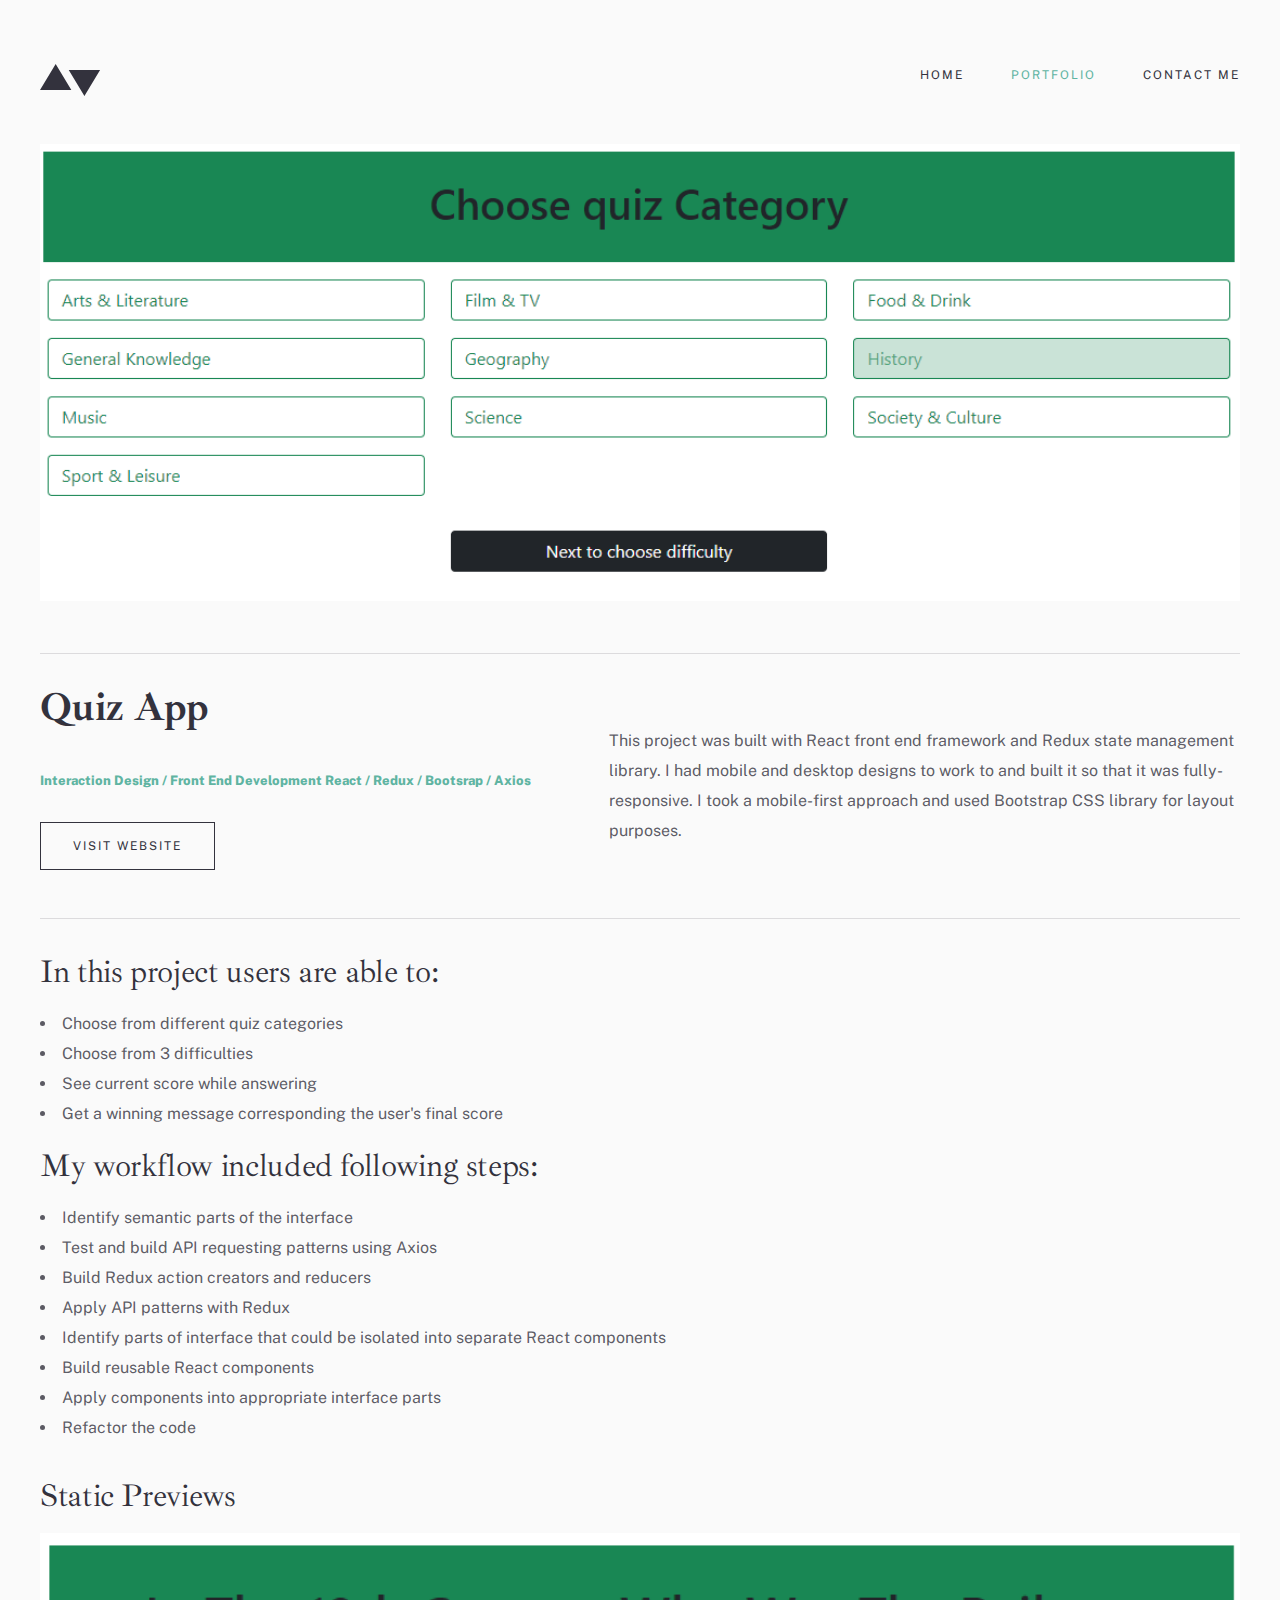
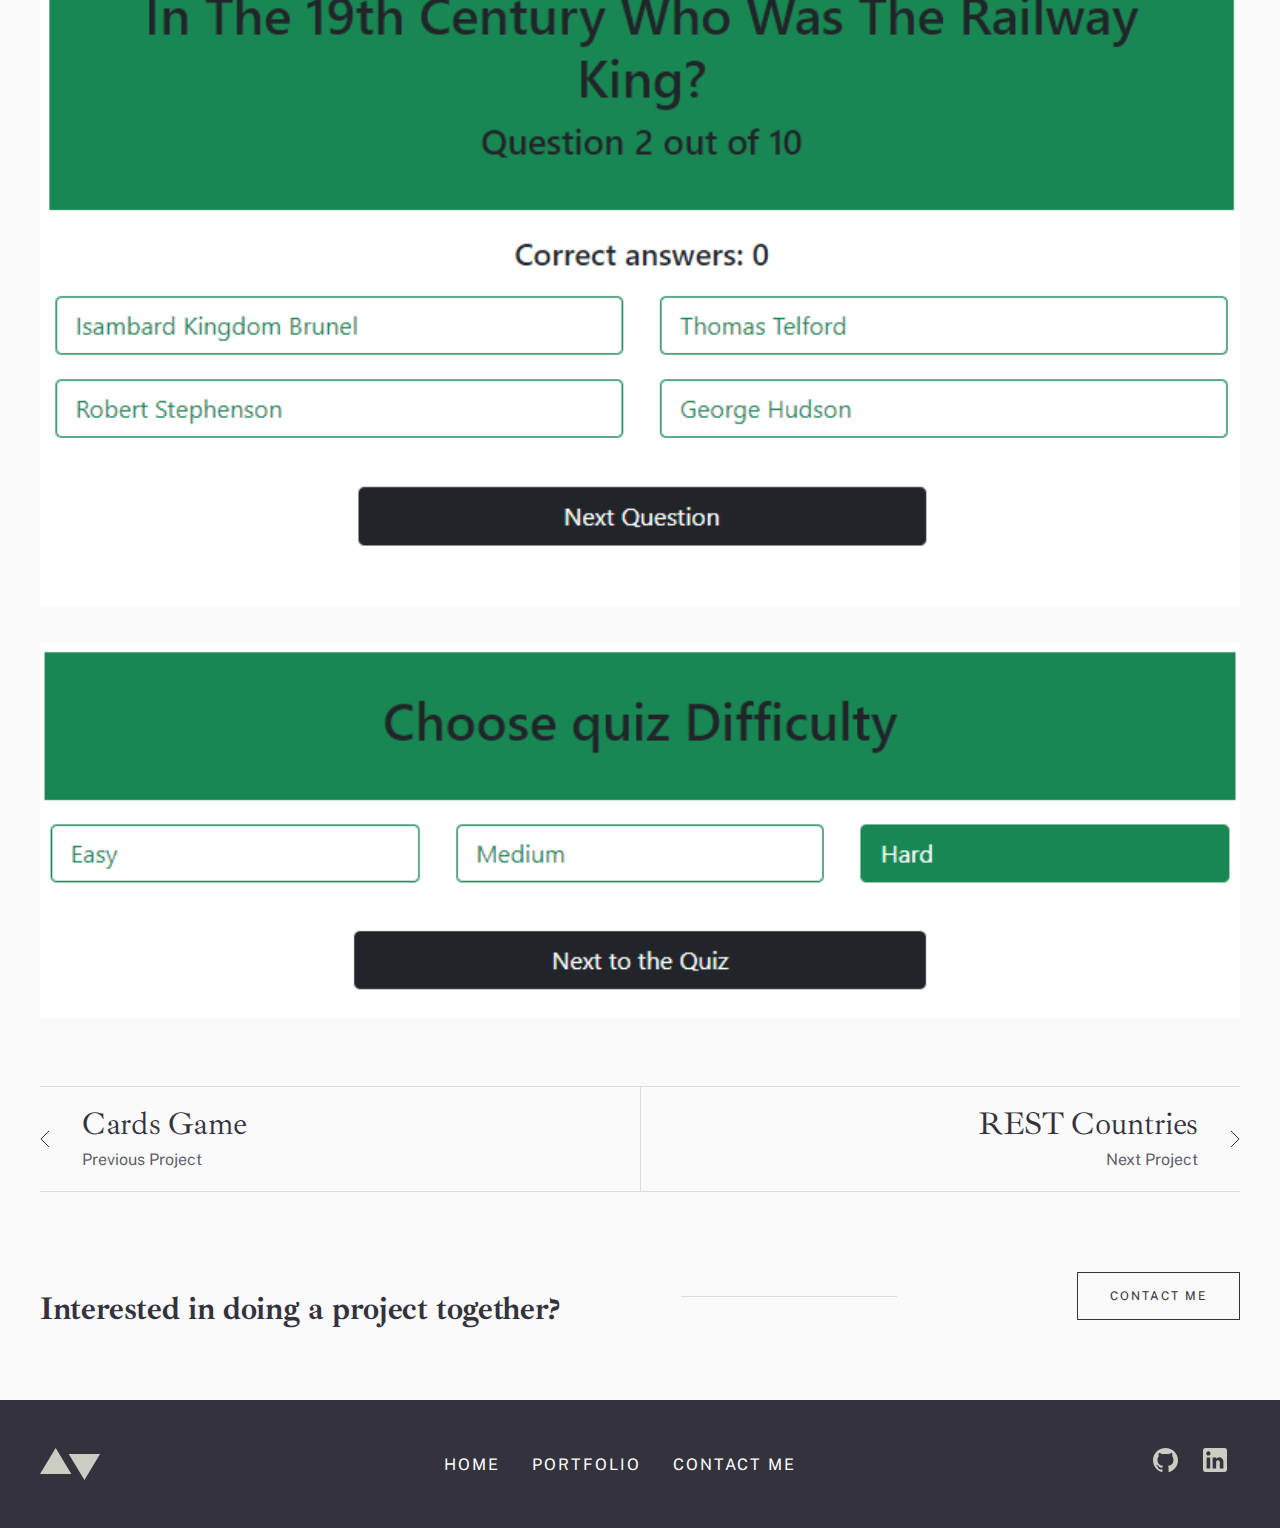
<file: pages/quiz-app.html>
<!DOCTYPE html>
<html lang="en">
  <head>
    <meta charset="UTF-8" />
    <meta name="viewport" content="width=device-width, initial-scale=1.0" />

    <link
      rel="icon"
      type="image/png"
      sizes="32x32"
      href="../images/favicon-32x32.png"
    />
    <link rel="stylesheet" href="../styles/styles.css" />
    <script src="../scripts/script.js" defer></script>

    <title>Vadim F. Web Developer</title>
  </head>
  <body>
    <header class="navbar">
      <div class="container">
        <img src="../images/icons/logo.svg" alt="Logo Image" />
        <img
          id="mobile-cta"
          class="mobile-menu"
          src="../images/icons/hamburger.svg"
          alt="Open Navigation"
        />

        <nav id="nav" aria-label="primary-navigation">
          <div class="mobile-menu-exit">
            <img
              src="../images/icons/close.svg"
              id="mobile-exit"
              alt="Close Navigation"
            />
          </div>
          <ul class="nav-links">
            <li><a href="../index.html">Home</a></li>
            <li><a class="active" href="./portfolio.html">Portfolio</a></li>
            <li><a href="./contact.html">Contact Me</a></li>
          </ul>
        </nav>
      </div>
    </header>
    <section aria-label="hero section" class="hero m-bl-3">
      <div class="container">
        <img
          class="hero-img"
          src="../images/detail/Quiz_App-hero.png"
          alt="hero image"
        />
      </div>
    </section>
    <main class="portf-detail-main" aria-label="project description section">
      <div class="container">
        <article class="portf-detail-text borders p-bl-2">
          <h1 class="h1">Quiz App</h1>
          <p class="m-bl-1" aria-label="project description">
            This project was built with React front end framework and Redux
            state management library. I had mobile and desktop designs to work
            to and built it so that it was fully-responsive. I took a
            mobile-first approach and used Bootstrap CSS library for layout
            purposes.
          </p>
          <aside class="aside" aria-label="technologies used for project">
            Interaction Design / Front End Development React / Redux / Bootsrap
            / Axios
          </aside>
          <div class="action">
            <a
              href="https://quiz-react-redux.netlify.app/"
              class="main-cta"
              aria-label="link to project website"
            >
              Visit Website
            </a>
          </div>
        </article>
        <article
          class="m-bl-2 proj-descr"
          aria-label="project background description"
        >
          <h2 class="h2 m-bl-1">In this project users are able to:</h2>
          <ul class="list-styled">
            <li>Choose from different quiz categories</li>
            <li>Choose from 3 difficulties</li>
            <li>See current score while answering</li>
            <li>Get a winning message corresponding the user's final score</li>
          </ul>

          <h2 class="h2 m-bl-1">My workflow included following steps:</h2>
          <ul class="list-styled" aria-label="my workflow list">
            <li>Identify semantic parts of the interface</li>
            <li>Test and build API requesting patterns using Axios</li>
            <li>Build Redux action creators and reducers</li>
            <li>Apply API patterns with Redux</li>
            <li>
              Identify parts of interface that could be isolated into separate
              React components
            </li>
            <li>Build reusable React components</li>
            <li>Apply components into appropriate interface parts</li>
            <li>Refactor the code</li>
          </ul>
          <aside class="m-bl-2" aria-label="project preview pictures">
            <h2 class="h2">Static Previews</h2>
            <div class="preview-items">
              <img
                class="m-bl-1"
                src="../images/detail/Quiz_App-preview1.png"
                alt="portfolio item preview 1"
              />
              <img
                class="m-bl-1"
                src="../images/detail/Quiz_App-preview2.png"
                alt="portfolio item preview 2"
              />
            </div>
          </aside>
        </article>
      </div>
    </main>
    <nav
      class="portfolio-nav m-bl-3"
      aria-label="navigation to next previous portfolio item"
    >
      <ul class="container">
        <li class="nav-item">
          <a href="./cards-game.html">
            <div class="p-bl-1 borders layout">
              <img src="../images/icons/arrow-left.svg" alt="arrow left" />
              <div>
                <h2 class="h2">Cards Game</h2>
                <p>Previous Project</p>
              </div>
            </div>
          </a>
        </li>
        <li class="nav-item">
          <a href="./rest-countries.html">
            <div class="p-bl-1 borders layout reverse">
              <img src="../images/icons/arrow-right.svg" alt="arrow right" />
              <div>
                <h2 class="h2">REST Countries</h2>
                <p>Next Project</p>
              </div>
            </div>
          </a>
        </li>
      </ul>
    </nav>
    <section class="cooperation" aria-label="cooperation section">
      <div class="container">
        <h2 class="h2 m-bl-2">Interested in doing a project together?</h2>
        <div class="cross-line"></div>
        <div class="cta-div">
          <a class="main-cta" href="./contact.html">Contact Me</a>
        </div>
      </div>
    </section>
    <footer class="footer">
      <div class="container">
        <nav class="secondary-navigation" aria-label="secondary-navigation">
          <img
            class="smm-logo"
            src="../images/icons/logo.svg"
            alt="logo image"
          />

          <ul class="nav-links">
            <li><a href="../index.html">Home</a></li>
            <li><a href="./portfolio.html">Portfolio</a></li>
            <li><a href="./contact.html">Contact Me</a></li>
          </ul>
          <ul class="social-links">
            <li>
              <a href="https://github.com/VFTHV">
                <img
                  class="smm-logo"
                  src="../images/icons/github.svg"
                  alt="github logo image"
                />
              </a>
            </li>
            <li>
              <a href="https://www.linkedin.com/in/vadim-fthv/">
                <img
                  class="smm-logo"
                  src="../images/icons/linkedin.svg"
                  alt="linkedin logo image"
                />
              </a>
            </li>
          </ul>
        </nav>
      </div>
    </footer>
  </body>
</html>
</file>
<file: styles/styles.css>
@import url("https://fonts.googleapis.com/css2?family=Ibarra+Real+Nova:wght@400;500;800&family=Public+Sans:wght@400;500;700&display=swap");
* {
  -webkit-box-sizing: border-box;
          box-sizing: border-box;
  margin: 0;
  padding: 0;
}

* ul {
  list-style-type: none;
}

* a {
  text-decoration: none;
}

body {
  font-family: Public Sans;
  background-color: #fafafa;
  color: #33323d;
}

.h1 {
  font-family: Ibarra Real Nova;
  font-size: 40px;
  font-weight: 800;
  line-height: 42px;
}

.h2,
.h3 {
  font-family: Ibarra Real Nova;
  font-size: 32px;
  font-weight: 400;
  line-height: 42px;
  letter-spacing: -0.36px;
}

.container {
  margin-inline: 1.5rem;
}

.borders {
  border-top: 1px solid rgba(51, 50, 61, 0.15);
  border-bottom: 1px solid rgba(51, 50, 61, 0.15);
}

.m-bl-1 {
  margin-block: 1rem;
}

.m-bl-2 {
  margin-block: 2rem;
}

.m-bl-3 {
  margin-block: 3rem;
}

.p-bl-1 {
  padding-block: 1rem;
}

.p-bl-2 {
  padding-block: 2rem;
}

.p-bl-3 {
  padding-block: 3rem;
}

.navbar {
  margin-block: 2.5rem;
  position: relative;
}

.navbar .container {
  display: -webkit-box;
  display: -ms-flexbox;
  display: flex;
  place-content: space-between;
}

.navbar .mobile-menu {
  cursor: pointer;
  height: 13px;
}

.navbar nav {
  position: absolute;
  right: 0;
  margin-right: 1.5rem;
  display: none;
}

.navbar nav .mobile-menu-exit {
  text-align: end;
}

.navbar nav .mobile-menu-exit img {
  background-color: #fafafa;
  cursor: pointer;
  height: 24px;
  width: 24px;
}

.navbar nav .nav-links {
  background-color: #33323d;
  padding: 1rem 4rem;
  margin-top: 2rem;
}

.navbar nav .nav-links li {
  text-align: center;
  margin-block: 1rem;
}

.navbar nav .nav-links li a {
  color: white;
  letter-spacing: 2px;
  text-transform: uppercase;
  font-size: 12px;
}

nav.visible {
  display: block;
}

.hero .hero-img {
  width: 100%;
}

.about-me-link {
  background-color: #203a4c;
  width: 12.5rem;
  display: -webkit-box;
  display: -ms-flexbox;
  display: flex;
  -webkit-box-align: center;
      -ms-flex-align: center;
          align-items: center;
}

.about-me-link .arrows {
  padding: 1rem;
  background-color: rgba(0, 0, 0, 0.1);
}

.about-me-link .about-me-text {
  color: white;
  margin-inline: auto;
  text-transform: uppercase;
  font-size: 12px;
  letter-spacing: 2px;
}

.main .container {
  margin-top: 5rem;
  margin-bottom: 3rem;
}

.main .main-pic {
  margin-bottom: 2rem;
}

.main .main-pic img {
  width: 100%;
}

.main .main-text {
  padding-bottom: 2rem;
}

p {
  line-height: 30px;
  color: rgba(51, 50, 61, 0.8);
}

.list-styled {
  line-height: 30px;
  color: rgba(51, 50, 61, 0.8);
  list-style-type: disc;
  list-style-position: inside;
}

.main-cta {
  padding: 1rem 2rem;
  margin-block: 1rem;
  display: inline-block;
  border: 1px solid #33323d;
  color: #33323d;
  font-size: 12px;
  letter-spacing: 2px;
  text-transform: uppercase;
}

.secondary-cta {
  padding: 1rem 2rem;
  display: inline-block;
  border: none;
  color: white;
  background-color: #203a4c;
  font-size: 12px;
  letter-spacing: 2px;
  text-transform: uppercase;
  cursor: pointer;
}

.cooperation {
  margin-block: 4rem;
  text-align: center;
}

.cooperation h2 {
  font-weight: 800;
}

.footer {
  padding-block: 3rem;
  background-color: #33323d;
}

.footer .secondary-navigation {
  text-align: center;
}

.footer .secondary-navigation .nav-links li {
  padding-block: 1rem;
}

.footer .secondary-navigation .nav-links li a {
  color: white;
  text-transform: uppercase;
  letter-spacing: 2px;
}

.footer .smm-logo {
  -webkit-filter: invert(100%);
          filter: invert(100%);
}

.social-links {
  display: -webkit-box;
  display: -ms-flexbox;
  display: flex;
  -webkit-box-pack: center;
      -ms-flex-pack: center;
          justify-content: center;
  margin-top: 1rem;
}

.social-links li {
  margin-inline: 0.5rem;
}

.main-contact-me .container {
  padding-block: 1rem;
}

.contact-form {
  margin-bottom: 5rem;
}

.contact-form h2 {
  font-weight: 800;
}

.contact-form .form-item {
  margin-block: 1rem;
}

.contact-form .form-item input,
.contact-form .form-item textarea {
  width: 100%;
  margin-top: 0.5rem;
  padding: 1rem;
  background-color: rgba(51, 50, 61, 0.1);
  border: none;
  font-family: Public Sans;
}

.contact-form .form-item input::-webkit-input-placeholder,
.contact-form .form-item textarea::-webkit-input-placeholder {
  font-family: Public Sans;
}

.contact-form .form-item input:-ms-input-placeholder,
.contact-form .form-item textarea:-ms-input-placeholder {
  font-family: Public Sans;
}

.contact-form .form-item input::-ms-input-placeholder,
.contact-form .form-item textarea::-ms-input-placeholder {
  font-family: Public Sans;
}

.contact-form .form-item input::placeholder,
.contact-form .form-item textarea::placeholder {
  font-family: Public Sans;
}

.contact-form .form-item input:focus,
.contact-form .form-item textarea:focus {
  outline: solid 1px #5fb4a2;
}

.form-error::after {
  content: "This field is required";
  font-size: 10px;
  font-weight: 800;
  font-style: italic;
  color: #f43030;
}

.proj-descr .preview-items img {
  width: 100%;
}

.portfolio-nav .container {
  display: -webkit-box;
  display: -ms-flexbox;
  display: flex;
  -webkit-box-pack: justify;
      -ms-flex-pack: justify;
          justify-content: space-between;
}

.portfolio-nav .container .nav-item {
  width: 50%;
}

.portfolio-nav .container .nav-item a {
  display: block;
  color: #33323d;
  cursor: pointer;
}

.portfolio-nav .container .nav-item a p {
  margin-bottom: unset;
}

.portfolio-nav .container .reverse {
  text-align: end;
  border-left: 1px solid rgba(51, 50, 61, 0.15);
}

.portf-detail-main .aside {
  font-size: 13px;
  color: #5fb4a2;
  line-height: 30px;
  font-weight: 800;
}

@media only screen and (min-width: 768px) {
  .container {
    margin-inline: 2.5rem;
  }
  .navbar {
    margin-top: 4rem;
  }
  .mobile-menu,
  .mobile-menu-exit {
    display: none;
  }
  #nav {
    display: initial;
    position: unset;
    margin-right: 0;
  }
  #nav .nav-links {
    background-color: unset;
    padding: unset;
    width: 20rem;
    display: -webkit-box;
    display: -ms-flexbox;
    display: flex;
    -webkit-box-pack: justify;
        -ms-flex-pack: justify;
            justify-content: space-between;
    margin-top: 0;
  }
  #nav .nav-links li {
    text-align: unset;
    margin-block: unset;
  }
  #nav .nav-links li a {
    color: #33323d;
    letter-spacing: 2px;
    text-transform: uppercase;
    font-size: 12px;
  }
  #nav .nav-links li .active {
    color: #5fb4a2;
  }
  .hero .container {
    position: relative;
  }
  .hero .container .welcome-block {
    position: absolute;
    bottom: 0;
    background-color: #fafafa;
    width: 70%;
    padding-top: 3rem;
  }
  .hero .container .welcome-block .welcome-text {
    width: 80%;
    margin-bottom: 4rem;
  }
  .main .container {
    display: -webkit-box;
    display: -ms-flexbox;
    display: flex;
    gap: 4rem;
  }
  .main .container .main-pic {
    margin-bottom: 0;
  }
  .main .container .main-pic img {
    height: 100%;
    -o-object-fit: cover;
       object-fit: cover;
    -o-object-position: 80% 0%;
       object-position: 80% 0%;
  }
  .main .container > * {
    -webkit-box-flex: 2;
        -ms-flex: 2;
            flex: 2;
  }
  .portf-detail-main .portf-detail-text {
    display: -ms-grid;
    display: grid;
    -ms-grid-columns: 0.8fr 1fr;
        grid-template-columns: 0.8fr 1fr;
    -ms-grid-rows: 1fr (0.5fr)[2];
        grid-template-rows: 1fr repeat(2, 0.5fr);
    grid-column-gap: 4rem;
    grid-row-gap: 0px;
  }
  .portf-detail-main .h1 {
    -ms-grid-row: 1;
    -ms-grid-row-span: 1;
    -ms-grid-column: 1;
    -ms-grid-column-span: 1;
    grid-area: 1 / 1 / 2 / 2;
  }
  .portf-detail-main .aside {
    -ms-grid-row: 2;
    -ms-grid-row-span: 1;
    -ms-grid-column: 1;
    -ms-grid-column-span: 1;
    grid-area: 2 / 1 / 3 / 2;
  }
  .portf-detail-main .action {
    -ms-grid-row: 3;
    -ms-grid-row-span: 1;
    -ms-grid-column: 1;
    -ms-grid-column-span: 1;
    grid-area: 3 / 1 / 4 / 2;
  }
  .portf-detail-main p {
    -ms-grid-row: 1;
    -ms-grid-row-span: 3;
    -ms-grid-column: 2;
    -ms-grid-column-span: 1;
    grid-area: 1 / 2 / 4 / 3;
    margin-block: auto;
  }
  .cooperation .container {
    display: -ms-grid;
    display: grid;
    -ms-grid-columns: 0.9fr 0.32fr 0.46fr;
        grid-template-columns: 0.9fr 0.32fr 0.46fr;
    -ms-grid-rows: 1fr;
        grid-template-rows: 1fr;
    grid-column-gap: 2rem;
    grid-row-gap: 0px;
  }
  .cooperation .container h2 {
    text-align: start;
    margin-bottom: 0;
  }
  .cooperation .container .cross-line {
    width: 100%;
    margin-block: auto;
    height: 0;
    border-top: 1px solid rgba(51, 50, 61, 0.15);
  }
  .cooperation .container .cta-div {
    margin-block: auto;
    text-align: end;
  }
  .footer {
    padding-block: 3rem;
  }
  .footer .secondary-navigation {
    display: -webkit-box;
    display: -ms-flexbox;
    display: flex;
    -webkit-box-pack: justify;
        -ms-flex-pack: justify;
            justify-content: space-between;
  }
  .footer .secondary-navigation .nav-links {
    display: -webkit-box;
    display: -ms-flexbox;
    display: flex;
  }
  .footer .secondary-navigation .nav-links li {
    padding-block: unset;
    margin-block: auto;
    margin-inline: 1rem;
  }
  .footer .secondary-navigation .social-links {
    display: -webkit-box;
    display: -ms-flexbox;
    display: flex;
    -webkit-box-pack: center;
        -ms-flex-pack: center;
            justify-content: center;
    margin-top: 0;
  }
  .footer .secondary-navigation .social-links li {
    margin-inline: 0.8rem;
  }
  .about-me-link:hover {
    background-color: #5fb4a2;
  }
  .main-cta:hover {
    background-color: #33323d;
    color: #eaeaeb;
  }
  .secondary-cta:hover {
    background-color: #5fb4a2;
  }
  .portfolio .container:nth-child(even) {
    -webkit-box-orient: horizontal;
    -webkit-box-direction: reverse;
        -ms-flex-direction: row-reverse;
            flex-direction: row-reverse;
  }
  .portfolio .container .main-pic {
    padding-block: 3rem;
  }
  .portfolio-nav .nav-item .layout {
    display: -webkit-box;
    display: -ms-flexbox;
    display: flex;
    -webkit-box-align: center;
        -ms-flex-align: center;
            align-items: center;
    gap: 2rem;
  }
  .portfolio-nav .nav-item .reverse {
    -webkit-box-orient: horizontal;
    -webkit-box-direction: reverse;
        -ms-flex-direction: row-reverse;
            flex-direction: row-reverse;
  }
  .portfolio-nav .nav-item p {
    margin-bottom: unset;
  }
}

@media only screen and (min-width: 1440px) {
  .container {
    margin-inline: 10.3rem;
  }
  .hero .container {
    padding-bottom: 3rem;
  }
  .hero .container .welcome-block {
    background-color: #fafafa;
    width: 40%;
    padding-top: 3rem;
  }
  .hero .container .welcome-block .welcome-text {
    font-size: 50px;
    width: 80%;
    margin-bottom: 4rem;
    line-height: 50px;
  }
  .main .container {
    display: -webkit-box;
    display: -ms-flexbox;
    display: flex;
    gap: 8rem;
  }
  .main .container .main-pic {
    -webkit-box-flex: 1;
        -ms-flex-positive: 1;
            flex-grow: 1;
  }
  .main .container .main-text {
    -webkit-box-flex: 0.6;
        -ms-flex-positive: 0.6;
            flex-grow: 0.6;
    margin-right: 6rem;
    display: -webkit-box;
    display: -ms-flexbox;
    display: flex;
    -webkit-box-orient: vertical;
    -webkit-box-direction: normal;
        -ms-flex-direction: column;
            flex-direction: column;
    -webkit-box-pack: center;
        -ms-flex-pack: center;
            justify-content: center;
    -webkit-box-align: start;
        -ms-flex-align: start;
            align-items: flex-start;
  }
  .cooperation .container {
    -ms-grid-columns: 0.8fr 0.9fr 0.46fr;
        grid-template-columns: 0.8fr 0.9fr 0.46fr;
    grid-column-gap: 1rem;
  }
  .portf-detail-main .container {
    display: -webkit-box;
    display: -ms-flexbox;
    display: flex;
    gap: 8rem;
  }
  .portf-detail-main .portf-detail-text {
    display: unset;
    -webkit-box-pack: justify;
        -ms-flex-pack: justify;
            justify-content: space-between;
    -ms-flex-item-align: start;
        -ms-grid-row-align: start;
        align-self: start;
  }
  .portf-detail-main .aside {
    font-size: 16px;
  }
  .portf-detail-main p {
    margin-block: 1rem;
  }
  .proj-descr {
    margin-top: 0;
  }
}
/*# sourceMappingURL=styles.css.map */
</file>
<file: styles.css>
@import url("https://fonts.googleapis.com/css2?family=Ibarra+Real+Nova:wght@400;500;800&family=Public+Sans:wght@400;500;700&display=swap");
* {
  -webkit-box-sizing: border-box;
          box-sizing: border-box;
  margin: 0;
  padding: 0;
}

* ul {
  list-style-type: none;
}

* a {
  text-decoration: none;
}

body {
  font-family: Public Sans;
  background-color: #fafafa;
  color: #33323d;
}

.h1 {
  font-family: Ibarra Real Nova;
  font-size: 40px;
  font-weight: 800;
  line-height: 42px;
}

.h2,
.h3 {
  font-family: Ibarra Real Nova;
  font-size: 32px;
  font-weight: 400;
  line-height: 42px;
  letter-spacing: -0.36px;
}

.container {
  margin-inline: 1.5rem;
}

.borders {
  border-top: 1px solid rgba(51, 50, 61, 0.15);
  border-bottom: 1px solid rgba(51, 50, 61, 0.15);
}

.m-bl-1 {
  margin-block: 1rem;
}

.m-bl-2 {
  margin-block: 2rem;
}

.m-bl-3 {
  margin-block: 3rem;
}

.p-bl-1 {
  padding-block: 1rem;
}

.p-bl-2 {
  padding-block: 2rem;
}

.p-bl-3 {
  padding-block: 3rem;
}

.navbar {
  margin-block: 2.5rem;
}

.navbar .container {
  display: -webkit-box;
  display: -ms-flexbox;
  display: flex;
  place-content: space-between;
}

.navbar .mobile-menu {
  cursor: pointer;
  height: 13px;
}

.navbar nav {
  display: block;
  position: fixed;
  right: 0;
  margin-right: 1.5rem;
  display: none;
}

.navbar nav .mobile-menu-exit {
  text-align: end;
}

.navbar nav .mobile-menu-exit img {
  background-color: #fafafa;
  cursor: pointer;
  height: 24px;
  width: 24px;
}

.navbar nav .nav-links {
  background-color: #33323d;
  padding: 1rem 4rem;
  margin-top: 2rem;
}

.navbar nav .nav-links li {
  text-align: center;
  margin-block: 1rem;
}

.navbar nav .nav-links li a {
  color: white;
  letter-spacing: 2px;
  text-transform: uppercase;
  font-size: 12px;
}

nav.visible {
  display: block;
}

.hero .hero-img {
  width: 100%;
}

.about-me-link {
  background-color: #203a4c;
  width: 12.5rem;
  display: -webkit-box;
  display: -ms-flexbox;
  display: flex;
  -webkit-box-align: center;
      -ms-flex-align: center;
          align-items: center;
}

.about-me-link .arrows {
  padding: 1rem;
  background-color: rgba(0, 0, 0, 0.1);
}

.about-me-link .about-me-text {
  color: white;
  margin-inline: auto;
  text-transform: uppercase;
  font-size: 12px;
  letter-spacing: 2px;
}

.main .container {
  margin-top: 5rem;
  margin-bottom: 3rem;
}

.main .main-pic {
  margin-bottom: 2rem;
}

.main .main-pic img {
  width: 100%;
}

.main .main-text {
  padding-bottom: 2rem;
}

p {
  line-height: 30px;
  color: rgba(51, 50, 61, 0.8);
}

.main-cta {
  padding: 1rem 2rem;
  margin-block: 1rem;
  display: inline-block;
  border: 1px solid #33323d;
  color: #33323d;
  font-size: 12px;
  letter-spacing: 2px;
  text-transform: uppercase;
}

.secondary-cta {
  padding: 1rem 2rem;
  display: inline-block;
  border: none;
  color: white;
  background-color: #203a4c;
  font-size: 12px;
  letter-spacing: 2px;
  text-transform: uppercase;
  cursor: pointer;
}

.cooperation {
  margin-block: 4rem;
  text-align: center;
}

.cooperation h2 {
  font-weight: 800;
}

.footer {
  padding-block: 3rem;
  background-color: #33323d;
}

.footer .secondary-navigation {
  text-align: center;
}

.footer .secondary-navigation .nav-links li {
  padding-block: 1rem;
}

.footer .secondary-navigation .nav-links li a {
  color: white;
  text-transform: uppercase;
  letter-spacing: 2px;
}

.footer .smm-logo {
  -webkit-filter: invert(100%);
          filter: invert(100%);
}

.social-links {
  display: -webkit-box;
  display: -ms-flexbox;
  display: flex;
  -webkit-box-pack: center;
      -ms-flex-pack: center;
          justify-content: center;
  margin-top: 1rem;
}

.social-links li {
  margin-inline: 0.5rem;
}

.main-contact-me .container {
  padding-block: 1rem;
}

.contact-form {
  margin-bottom: 5rem;
}

.contact-form h2 {
  font-weight: 800;
}

.contact-form .form-item {
  margin-block: 1rem;
}

.contact-form .form-item input,
.contact-form .form-item textarea {
  width: 100%;
  margin-top: 0.5rem;
  padding: 1rem;
  background-color: rgba(51, 50, 61, 0.1);
  border: none;
}

.contact-form .form-item input::-webkit-input-placeholder,
.contact-form .form-item textarea::-webkit-input-placeholder {
  font-family: Public Sans;
}

.contact-form .form-item input:-ms-input-placeholder,
.contact-form .form-item textarea:-ms-input-placeholder {
  font-family: Public Sans;
}

.contact-form .form-item input::-ms-input-placeholder,
.contact-form .form-item textarea::-ms-input-placeholder {
  font-family: Public Sans;
}

.contact-form .form-item input::placeholder,
.contact-form .form-item textarea::placeholder {
  font-family: Public Sans;
}

.contact-form .form-item input:focus,
.contact-form .form-item textarea:focus {
  outline: solid 1px #5fb4a2;
}

.form-error::after {
  content: "This field is required";
  font-size: 10px;
  font-weight: 800;
  font-style: italic;
  color: #f43030;
}

.proj-descr .preview-items img {
  width: 100%;
}

.portfolio-nav .container {
  display: -webkit-box;
  display: -ms-flexbox;
  display: flex;
  -webkit-box-pack: justify;
      -ms-flex-pack: justify;
          justify-content: space-between;
}

.portfolio-nav .container .nav-item {
  width: 50%;
}

.portfolio-nav .container .nav-item a {
  display: block;
  color: #33323d;
  cursor: pointer;
}

.portfolio-nav .container .nav-item a p {
  margin-bottom: unset;
}

.portfolio-nav .container .reverse {
  text-align: end;
  border-left: 1px solid rgba(51, 50, 61, 0.15);
}

.portf-detail-main .aside {
  font-size: 13px;
  color: #5fb4a2;
  line-height: 30px;
  font-weight: 800;
}

@media only screen and (min-width: 768px) {
  .container {
    margin-inline: 2.5rem;
  }
  .navbar {
    margin-top: 4rem;
  }
  .mobile-menu,
  .mobile-menu-exit {
    display: none;
  }
  #nav {
    display: initial;
    position: unset;
    margin-right: 0;
  }
  #nav .nav-links {
    background-color: unset;
    padding: unset;
    width: 20rem;
    display: -webkit-box;
    display: -ms-flexbox;
    display: flex;
    -webkit-box-pack: justify;
        -ms-flex-pack: justify;
            justify-content: space-between;
    margin-top: 0;
  }
  #nav .nav-links li {
    text-align: unset;
    margin-block: unset;
  }
  #nav .nav-links li a {
    color: #33323d;
    letter-spacing: 2px;
    text-transform: uppercase;
    font-size: 12px;
  }
  #nav .nav-links li .active {
    color: #5fb4a2;
  }
  .hero .container {
    position: relative;
  }
  .hero .container .welcome-block {
    position: absolute;
    bottom: 0;
    background-color: #fafafa;
    width: 70%;
    padding-top: 3rem;
  }
  .hero .container .welcome-block .welcome-text {
    width: 80%;
    margin-bottom: 4rem;
  }
  .main .container {
    display: -webkit-box;
    display: -ms-flexbox;
    display: flex;
    gap: 4rem;
  }
  .main .container .main-pic {
    margin-bottom: 0;
  }
  .main .container .main-pic img {
    height: 100%;
    -o-object-fit: cover;
       object-fit: cover;
    -o-object-position: 80% 0%;
       object-position: 80% 0%;
  }
  .main .container > * {
    -webkit-box-flex: 2;
        -ms-flex: 2;
            flex: 2;
  }
  .portf-detail-main .portf-detail-text {
    display: -ms-grid;
    display: grid;
    -ms-grid-columns: 0.8fr 1fr;
        grid-template-columns: 0.8fr 1fr;
    -ms-grid-rows: 1fr (0.5fr)[2];
        grid-template-rows: 1fr repeat(2, 0.5fr);
    grid-column-gap: 4rem;
    grid-row-gap: 0px;
  }
  .portf-detail-main .h1 {
    -ms-grid-row: 1;
    -ms-grid-row-span: 1;
    -ms-grid-column: 1;
    -ms-grid-column-span: 1;
    grid-area: 1 / 1 / 2 / 2;
  }
  .portf-detail-main .aside {
    -ms-grid-row: 2;
    -ms-grid-row-span: 1;
    -ms-grid-column: 1;
    -ms-grid-column-span: 1;
    grid-area: 2 / 1 / 3 / 2;
  }
  .portf-detail-main .action {
    -ms-grid-row: 3;
    -ms-grid-row-span: 1;
    -ms-grid-column: 1;
    -ms-grid-column-span: 1;
    grid-area: 3 / 1 / 4 / 2;
  }
  .portf-detail-main p {
    -ms-grid-row: 1;
    -ms-grid-row-span: 3;
    -ms-grid-column: 2;
    -ms-grid-column-span: 1;
    grid-area: 1 / 2 / 4 / 3;
    margin-block: auto;
  }
  .cooperation .container {
    display: -ms-grid;
    display: grid;
    -ms-grid-columns: 0.9fr 0.32fr 0.46fr;
        grid-template-columns: 0.9fr 0.32fr 0.46fr;
    -ms-grid-rows: 1fr;
        grid-template-rows: 1fr;
    grid-column-gap: 2rem;
    grid-row-gap: 0px;
  }
  .cooperation .container h2 {
    text-align: start;
    margin-bottom: 0;
  }
  .cooperation .container .cross-line {
    width: 100%;
    margin-block: auto;
    height: 0;
    border-top: 1px solid rgba(51, 50, 61, 0.15);
  }
  .cooperation .container .cta-div {
    margin-block: auto;
    text-align: end;
  }
  .footer {
    padding-block: 3rem;
  }
  .footer .secondary-navigation {
    display: -webkit-box;
    display: -ms-flexbox;
    display: flex;
    -webkit-box-pack: justify;
        -ms-flex-pack: justify;
            justify-content: space-between;
  }
  .footer .secondary-navigation .nav-links {
    display: -webkit-box;
    display: -ms-flexbox;
    display: flex;
  }
  .footer .secondary-navigation .nav-links li {
    padding-block: unset;
    margin-block: auto;
    margin-inline: 1rem;
  }
  .footer .secondary-navigation .social-links {
    display: -webkit-box;
    display: -ms-flexbox;
    display: flex;
    -webkit-box-pack: center;
        -ms-flex-pack: center;
            justify-content: center;
    margin-top: 0;
  }
  .footer .secondary-navigation .social-links li {
    margin-inline: 0.8rem;
  }
  .about-me-link:hover {
    background-color: #5fb4a2;
  }
  .main-cta:hover {
    background-color: #33323d;
    color: #eaeaeb;
  }
  .secondary-cta:hover {
    background-color: #5fb4a2;
  }
  .portfolio .container:nth-child(even) {
    -webkit-box-orient: horizontal;
    -webkit-box-direction: reverse;
        -ms-flex-direction: row-reverse;
            flex-direction: row-reverse;
  }
  .portfolio .container .main-pic {
    padding-block: 3rem;
  }
  .portfolio-nav .nav-item .layout {
    display: -webkit-box;
    display: -ms-flexbox;
    display: flex;
    -webkit-box-align: center;
        -ms-flex-align: center;
            align-items: center;
    gap: 2rem;
  }
  .portfolio-nav .nav-item .reverse {
    -webkit-box-orient: horizontal;
    -webkit-box-direction: reverse;
        -ms-flex-direction: row-reverse;
            flex-direction: row-reverse;
  }
  .portfolio-nav .nav-item p {
    margin-bottom: unset;
  }
}

@media only screen and (min-width: 1440px) {
  .container {
    margin-inline: 10.3rem;
  }
  .hero .container {
    padding-bottom: 3rem;
  }
  .hero .container .welcome-block {
    background-color: #fafafa;
    width: 40%;
    padding-top: 3rem;
  }
  .hero .container .welcome-block .welcome-text {
    font-size: 50px;
    width: 80%;
    margin-bottom: 4rem;
    line-height: 50px;
  }
  .main .container {
    display: -webkit-box;
    display: -ms-flexbox;
    display: flex;
    gap: 8rem;
  }
  .main .container .main-pic {
    -webkit-box-flex: 1;
        -ms-flex-positive: 1;
            flex-grow: 1;
  }
  .main .container .main-text {
    -webkit-box-flex: 0.6;
        -ms-flex-positive: 0.6;
            flex-grow: 0.6;
    margin-right: 6rem;
    display: -webkit-box;
    display: -ms-flexbox;
    display: flex;
    -webkit-box-orient: vertical;
    -webkit-box-direction: normal;
        -ms-flex-direction: column;
            flex-direction: column;
    -webkit-box-pack: center;
        -ms-flex-pack: center;
            justify-content: center;
    -webkit-box-align: start;
        -ms-flex-align: start;
            align-items: flex-start;
  }
  .cooperation .container {
    -ms-grid-columns: 0.8fr 0.9fr 0.46fr;
        grid-template-columns: 0.8fr 0.9fr 0.46fr;
    grid-column-gap: 1rem;
  }
  .portf-detail-main .container {
    display: -webkit-box;
    display: -ms-flexbox;
    display: flex;
    gap: 8rem;
  }
  .portf-detail-main .portf-detail-text {
    display: unset;
    -webkit-box-pack: justify;
        -ms-flex-pack: justify;
            justify-content: space-between;
    -ms-flex-item-align: start;
        -ms-grid-row-align: start;
        align-self: start;
  }
  .portf-detail-main .aside {
    font-size: 16px;
  }
  .portf-detail-main p {
    margin-block: 1rem;
  }
  .proj-descr {
    margin-top: 0;
  }
}
/*# sourceMappingURL=styles.css.map */
</file>
